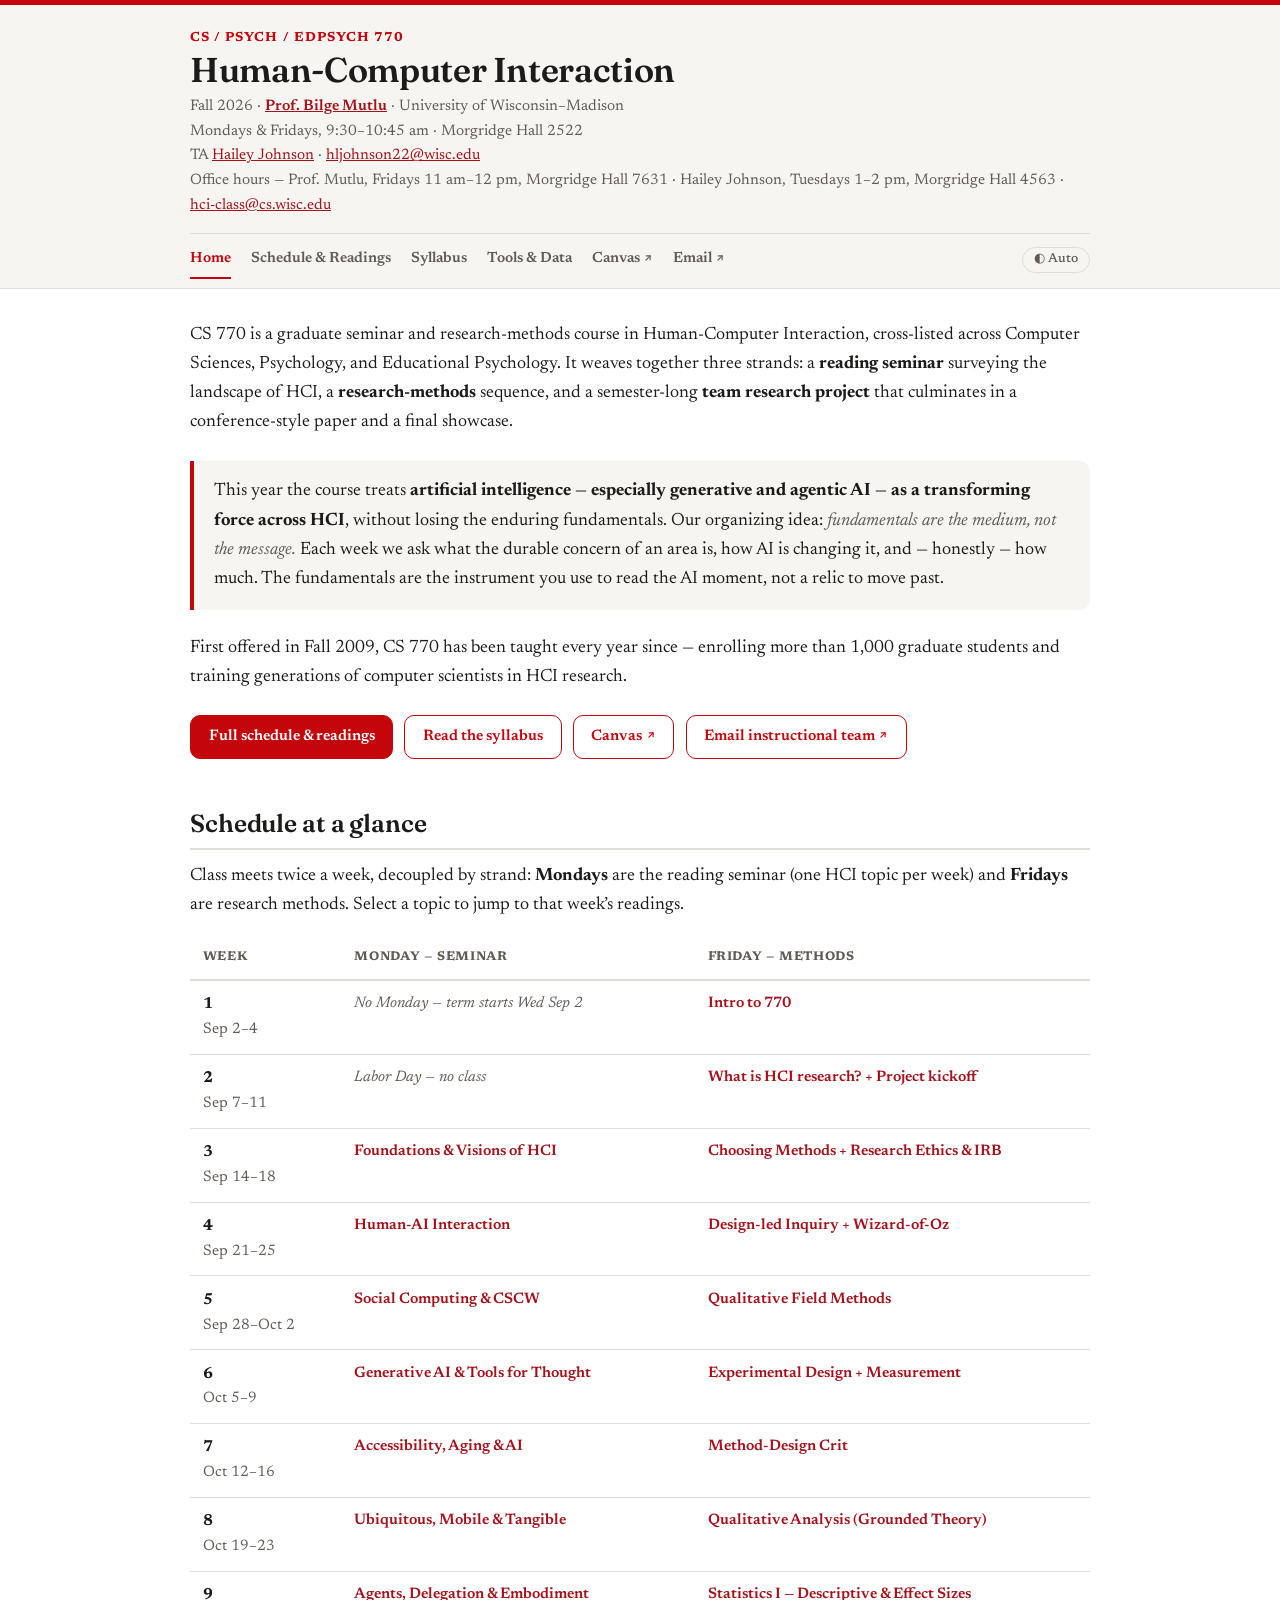
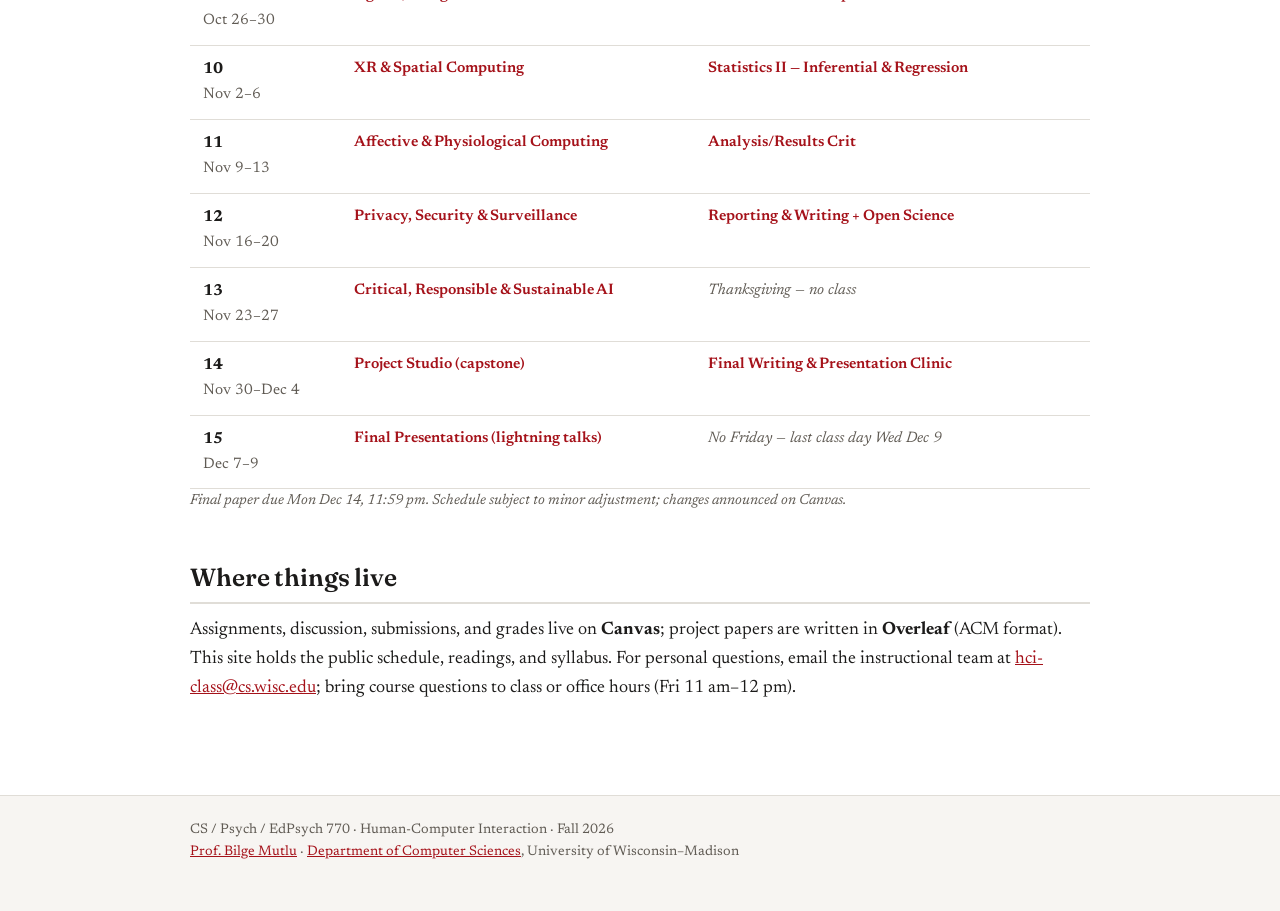
<file: index.html>
<!DOCTYPE html>
<html lang="en">
<head>
  <meta charset="utf-8">
  <meta name="viewport" content="width=device-width, initial-scale=1">
  <title>CS/Psych/EdPsych 770 — Human-Computer Interaction · Fall 2026</title>
  <meta name="description" content="Graduate seminar and research-methods course in Human-Computer Interaction at UW-Madison, Fall 2026. Prof. Bilge Mutlu.">
  <script>
    (function () {
      try {
        var t = localStorage.getItem('cs770-theme');
        if (t === 'light' || t === 'dark') document.documentElement.setAttribute('data-theme', t);
      } catch (e) {}
    })();
  </script>
  <link rel="preconnect" href="https://fonts.googleapis.com">
  <link rel="preconnect" href="https://fonts.gstatic.com" crossorigin>
  <link href="https://fonts.googleapis.com/css2?family=Fraunces:opsz,wght@9..144,400..700&family=Newsreader:ital,opsz,wght@0,6..72,400..600;1,6..72,400..500&display=swap" rel="stylesheet">
  <link rel="stylesheet" href="style.css">
  <script src="theme.js" defer></script>
</head>
<body>
  <header class="site-header">
    <div class="wrap">
      <p class="course-num">CS / Psych / EdPsych 770</p>
      <h1>Human-Computer Interaction</h1>
      <p class="meta">
        Fall 2026 &middot; <strong><a href="https://bmutlu.github.io">Prof. Bilge Mutlu</a></strong> &middot;
        University of Wisconsin&ndash;Madison<br>
        Mondays &amp; Fridays, 9:30&ndash;10:45&nbsp;am &middot;
        Morgridge Hall 2522<br>
        TA <a href="https://haileyljohnson.github.io">Hailey Johnson</a> &middot;
        <a href="mailto:hljohnson22@wisc.edu">hljohnson22@wisc.edu</a><br>
        Office hours &mdash; Prof. Mutlu, Fridays 11&nbsp;am&ndash;12&nbsp;pm, Morgridge Hall 7631 &middot;
        Hailey Johnson, Tuesdays 1&ndash;2&nbsp;pm, Morgridge Hall 4563 &middot;
        <a href="mailto:hci-class@cs.wisc.edu">hci-class@cs.wisc.edu</a>
      </p>
      <nav class="site-nav" aria-label="Primary">
        <a href="index.html" aria-current="page">Home</a>
        <a href="schedule.html">Schedule &amp; Readings</a>
        <a href="syllabus.html">Syllabus</a>
        <a href="tools.html">Tools &amp; Data</a>
        <a class="external" href="https://canvas.wisc.edu/courses/527593" target="_blank" rel="noopener">Canvas</a>
        <a class="external" href="mailto:hci-class@cs.wisc.edu">Email</a>
        <button class="theme-toggle" onclick="__cs770cycle()">◐ Auto</button>
      </nav>
    </div>
  </header>

  <main>
    <section id="about">
      <p class="lede">
        CS&nbsp;770 is a graduate seminar and research-methods course in Human-Computer
        Interaction, cross-listed across Computer Sciences, Psychology, and Educational
        Psychology. It weaves together three strands: a <strong>reading seminar</strong>
        surveying the landscape of HCI, a <strong>research-methods</strong> sequence, and a
        semester-long <strong>team research project</strong> that culminates in a
        conference-style paper and a final showcase.
      </p>

      <div class="theme-callout">
        <p>
          This year the course treats <strong>artificial intelligence &mdash; especially
          generative and agentic AI &mdash; as a transforming force across HCI</strong>,
          without losing the enduring fundamentals. Our organizing idea:
          <em>fundamentals are the medium, not the message.</em> Each week we ask what the
          durable concern of an area is, how AI is changing it, and &mdash; honestly &mdash;
          how much. The fundamentals are the instrument you use to read the AI moment, not a
          relic to move past.
        </p>
      </div>

      <p>
        First offered in Fall 2009, CS&nbsp;770 has been taught every year since &mdash;
        enrolling more than 1,000 graduate students and training generations of computer
        scientists in HCI research.
      </p>

      <div class="btn-row">
        <a class="btn" href="schedule.html">Full schedule &amp; readings</a>
        <a class="btn secondary" href="syllabus.html">Read the syllabus</a>
        <a class="btn secondary external" href="https://canvas.wisc.edu/courses/527593" target="_blank" rel="noopener">Canvas</a>
        <a class="btn secondary external" href="mailto:hci-class@cs.wisc.edu">Email instructional team</a>
      </div>
    </section>

    <section id="schedule-overview">
      <h2>Schedule at a glance</h2>
      <p>
        Class meets twice a week, decoupled by strand: <strong>Mondays</strong> are the reading
        seminar (one HCI topic per week) and <strong>Fridays</strong> are research methods.
        Select a topic to jump to that week&rsquo;s readings.
      </p>
      <div class="table-scroll">
        <table class="schedule">
          <thead>
            <tr>
              <th>Week</th>
              <th>Monday &mdash; Seminar</th>
              <th>Friday &mdash; Methods</th>
            </tr>
          </thead>
          <tbody>
            <tr>
              <td class="wk"><strong>1</strong> Sep 2&ndash;4</td>
              <td class="off">No Monday &mdash; term starts Wed Sep 2</td>
              <td><a href="schedule.html#wk1">Intro to 770</a></td>
            </tr>
            <tr>
              <td class="wk"><strong>2</strong> Sep 7&ndash;11</td>
              <td class="off">Labor Day &mdash; no class</td>
              <td><a href="schedule.html#wk2">What is HCI research? + Project kickoff</a></td>
            </tr>
            <tr>
              <td class="wk"><strong>3</strong> Sep 14&ndash;18</td>
              <td><a href="schedule.html#wk3">Foundations &amp; Visions of HCI</a></td>
              <td><a href="schedule.html#wk3">Choosing Methods + Research Ethics &amp; IRB</a></td>
            </tr>
            <tr>
              <td class="wk"><strong>4</strong> Sep 21&ndash;25</td>
              <td><a href="schedule.html#wk4">Human-AI Interaction</a></td>
              <td><a href="schedule.html#wk4">Design-led Inquiry + Wizard-of-Oz</a></td>
            </tr>
            <tr>
              <td class="wk"><strong>5</strong> Sep 28&ndash;Oct 2</td>
              <td><a href="schedule.html#wk5">Social Computing &amp; CSCW</a></td>
              <td><a href="schedule.html#wk5">Qualitative Field Methods</a></td>
            </tr>
            <tr>
              <td class="wk"><strong>6</strong> Oct 5&ndash;9</td>
              <td><a href="schedule.html#wk6">Generative AI &amp; Tools for Thought</a></td>
              <td><a href="schedule.html#wk6">Experimental Design + Measurement</a></td>
            </tr>
            <tr>
              <td class="wk"><strong>7</strong> Oct 12&ndash;16</td>
              <td><a href="schedule.html#wk7">Accessibility, Aging &amp; AI</a></td>
              <td><a href="schedule.html#wk7">Method-Design Crit</a></td>
            </tr>
            <tr>
              <td class="wk"><strong>8</strong> Oct 19&ndash;23</td>
              <td><a href="schedule.html#wk8">Ubiquitous, Mobile &amp; Tangible</a></td>
              <td><a href="schedule.html#wk8">Qualitative Analysis (Grounded Theory)</a></td>
            </tr>
            <tr>
              <td class="wk"><strong>9</strong> Oct 26&ndash;30</td>
              <td><a href="schedule.html#wk9">Agents, Delegation &amp; Embodiment</a></td>
              <td><a href="schedule.html#wk9">Statistics I &mdash; Descriptive &amp; Effect Sizes</a></td>
            </tr>
            <tr>
              <td class="wk"><strong>10</strong> Nov 2&ndash;6</td>
              <td><a href="schedule.html#wk10">XR &amp; Spatial Computing</a></td>
              <td><a href="schedule.html#wk10">Statistics II &mdash; Inferential &amp; Regression</a></td>
            </tr>
            <tr>
              <td class="wk"><strong>11</strong> Nov 9&ndash;13</td>
              <td><a href="schedule.html#wk11">Affective &amp; Physiological Computing</a></td>
              <td><a href="schedule.html#wk11">Analysis/Results Crit</a></td>
            </tr>
            <tr>
              <td class="wk"><strong>12</strong> Nov 16&ndash;20</td>
              <td><a href="schedule.html#wk12">Privacy, Security &amp; Surveillance</a></td>
              <td><a href="schedule.html#wk12">Reporting &amp; Writing + Open Science</a></td>
            </tr>
            <tr>
              <td class="wk"><strong>13</strong> Nov 23&ndash;27</td>
              <td><a href="schedule.html#wk13">Critical, Responsible &amp; Sustainable AI</a></td>
              <td class="off">Thanksgiving &mdash; no class</td>
            </tr>
            <tr>
              <td class="wk"><strong>14</strong> Nov 30&ndash;Dec 4</td>
              <td><a href="schedule.html#wk14">Project Studio (capstone)</a></td>
              <td><a href="schedule.html#wk14">Final Writing &amp; Presentation Clinic</a></td>
            </tr>
            <tr>
              <td class="wk"><strong>15</strong> Dec 7&ndash;9</td>
              <td><a href="schedule.html#wk15">Final Presentations (lightning talks)</a></td>
              <td class="off">No Friday &mdash; last class day Wed Dec 9</td>
            </tr>
          </tbody>
        </table>
      </div>
      <p style="font-size:0.9rem;color:var(--muted);">
        <em>Final paper due Mon Dec 14, 11:59&nbsp;pm. Schedule subject to minor adjustment;
        changes announced on Canvas.</em>
      </p>
    </section>

    <section id="where">
      <h2>Where things live</h2>
      <p>
        Assignments, discussion, submissions, and grades live on <strong>Canvas</strong>;
        project papers are written in <strong>Overleaf</strong> (ACM format). This site holds
        the public schedule, readings, and syllabus. For personal questions, email the
        instructional team at <a href="mailto:hci-class@cs.wisc.edu">hci-class@cs.wisc.edu</a>;
        bring course questions to class or office hours (Fri 11&nbsp;am&ndash;12&nbsp;pm).
      </p>
    </section>
  </main>

  <footer class="site-footer">
    <div class="wrap">
      <p>
        CS / Psych / EdPsych 770 &middot; Human-Computer Interaction &middot; Fall 2026<br>
        <a href="https://bmutlu.github.io">Prof. Bilge Mutlu</a> &middot;
        <a href="https://www.cs.wisc.edu/">Department of Computer Sciences</a>,
        University of Wisconsin&ndash;Madison
      </p>
    </div>
  </footer>
</body>
</html>
</file>
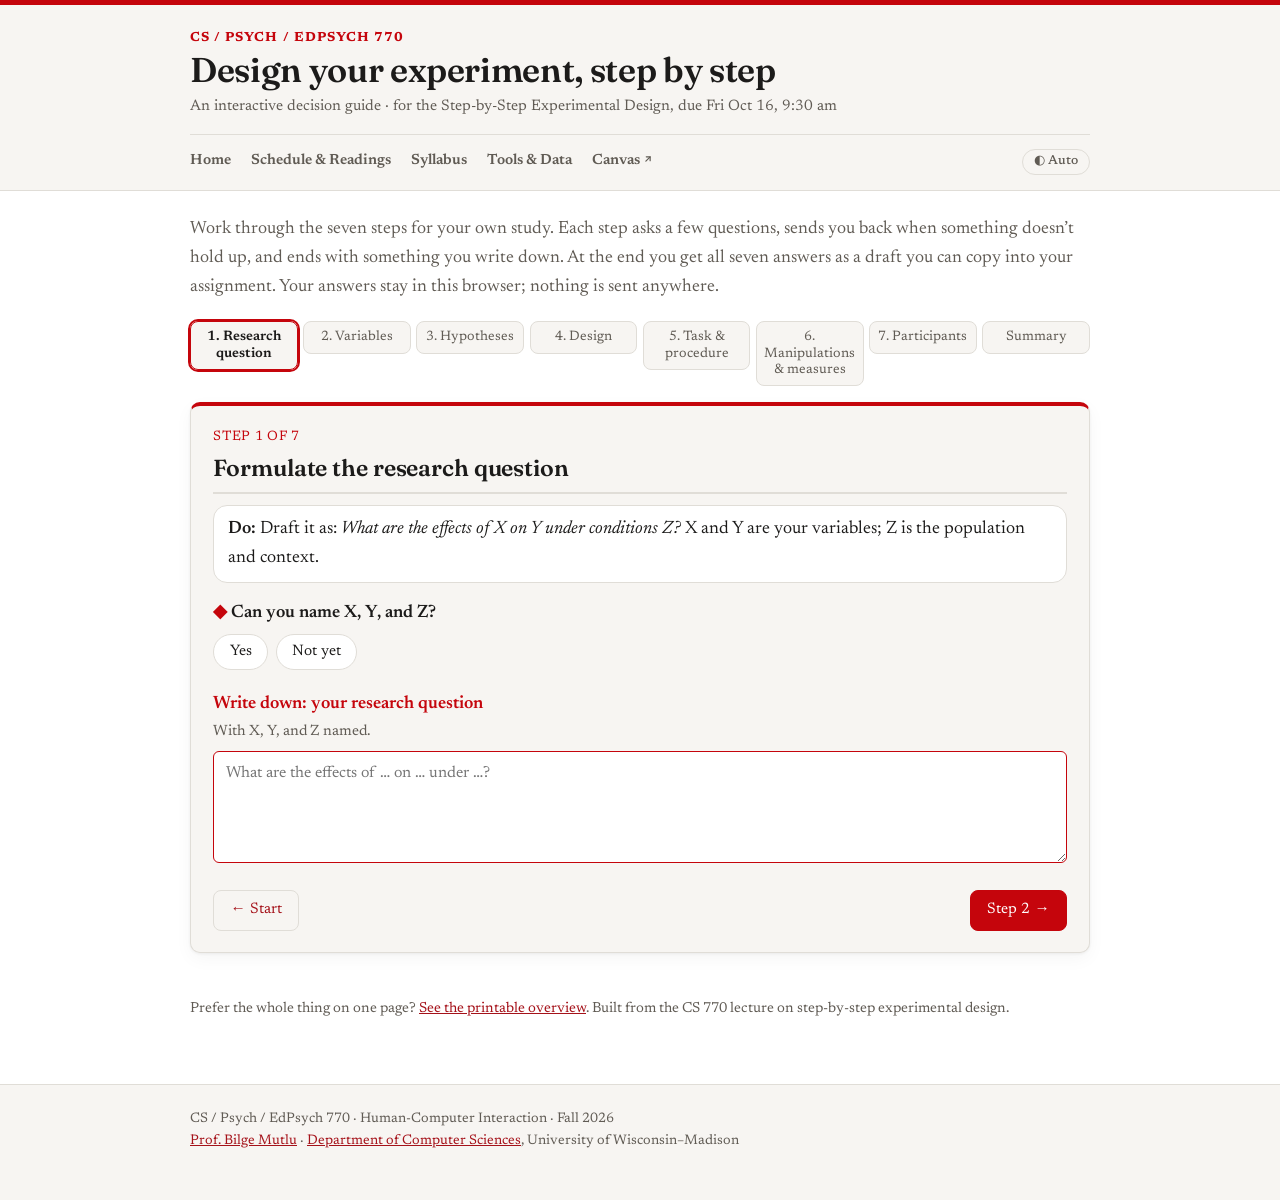
<file: design-decision.html>
<!DOCTYPE html>
<html lang="en">
<head>
  <meta charset="utf-8">
  <meta name="viewport" content="width=device-width, initial-scale=1">
  <title>Design your experiment, step by step — CS 770 · Fall 2026</title>
  <meta name="description" content="An interactive decision guide for CS 770: the seven steps of experimental design, one decision at a time.">
  <script>
    (function () {
      try {
        var t = localStorage.getItem('cs770-theme');
        if (t === 'light' || t === 'dark') document.documentElement.setAttribute('data-theme', t);
      } catch (e) {}
    })();
  </script>
  <link rel="preconnect" href="https://fonts.googleapis.com">
  <link rel="preconnect" href="https://fonts.gstatic.com" crossorigin>
  <link href="https://fonts.googleapis.com/css2?family=Fraunces:opsz,wght@9..144,400..700&family=Newsreader:ital,opsz,wght@0,6..72,400..600;1,6..72,400..500&display=swap" rel="stylesheet">
  <link rel="stylesheet" href="style.css">
  <script src="theme.js" defer></script>
  <style>
    .dg { max-width: var(--maxw); margin: 0 auto; padding: 1.5rem 1.25rem 3rem; }
    .dg .lede { color: var(--muted); }
    .steps { list-style: none; padding: 0; margin: 1.2rem 0 0; display: grid; grid-template-columns: repeat(7, 1fr); gap: .35rem; }
    .steps li button { width: 100%; font: inherit; font-size: .85rem; line-height: 1.2; padding: .45rem .3rem; border-radius: 8px; border: 1px solid var(--border); background: var(--surface); color: var(--muted); cursor: pointer; }
    .steps li button[aria-current="step"] { border-color: var(--cardinal); color: var(--text); font-weight: 600; outline: 2px solid var(--cardinal); outline-offset: 0; }
    .steps li button.done { color: var(--text); }
    .steps li button.done::before { content: "✓ "; color: var(--cardinal); }
    .card { background: var(--surface); border: 1px solid var(--border); border-top: 4px solid var(--accent-bar); border-radius: var(--radius); box-shadow: var(--shadow); padding: 1.2rem 1.4rem 1.3rem; margin-top: 1rem; }
    .card .num { color: var(--cardinal); text-transform: uppercase; letter-spacing: .05em; font-size: .85rem; }
    .card h2 { font-family: var(--display); font-size: 1.45rem; margin: .1rem 0 .7rem; }
    .do { background: var(--bg); border: 1px solid var(--border); border-radius: 14px; padding: .55rem .85rem; margin: .5rem 0; }
    .do::before { content: "Do: "; font-weight: 600; }
    .qa { margin: 1rem 0 .4rem; }
    .qa .q { font-weight: 600; }
    .qa .q::before { content: "◆ "; color: var(--cardinal); }
    .qa .help { color: var(--muted); font-size: .93rem; margin: .1rem 0 .4rem; }
    .opts { display: flex; flex-wrap: wrap; gap: .5rem; margin-top: .4rem; }
    .opts button { font: inherit; font-size: .95rem; color: var(--text); background: var(--bg); border: 1px solid var(--border); border-radius: 999px; padding: .3rem .95rem; cursor: pointer; }
    .opts button:hover, .opts button:focus-visible { border-color: var(--cardinal); outline: 2px solid var(--cardinal); outline-offset: 1px; }
    .opts button[aria-pressed="true"] { background: var(--cardinal); border-color: var(--cardinal); color: #fff; }
    .say { margin: .5rem 0 0; padding: .5rem .8rem; border-left: 3px solid var(--border); color: var(--text); }
    .say.back { border-left-color: var(--cardinal); }
    .say.back::before { content: "↺ Go back and revise: "; color: var(--cardinal); font-weight: 600; }
    .say.ok::before { content: "→ "; color: var(--cardinal); }
    .write { margin-top: 1.2rem; }
    .write label { display: block; font-weight: 600; color: var(--cardinal); }
    .write .help { color: var(--muted); font-size: .93rem; margin: .1rem 0 .4rem; }
    .write textarea { width: 100%; min-height: 7rem; font: inherit; font-size: 1rem; color: var(--text); background: var(--bg); border: 1.5px solid var(--cardinal); border-radius: 6px; padding: .6rem .7rem; resize: vertical; }
    .nav { display: flex; justify-content: space-between; gap: .6rem; margin-top: 1rem; flex-wrap: wrap; }
    .nav button, .tools button, .tools a { font: inherit; font-size: .95rem; background: transparent; color: var(--link); border: 1px solid var(--border); border-radius: 8px; padding: .45rem 1rem; cursor: pointer; text-decoration: none; }
    .nav button.primary { background: var(--cardinal); color: #fff; border-color: var(--cardinal); }
    .summary h3 { font-family: var(--display); font-size: 1.1rem; margin: 1rem 0 .2rem; }
    .summary pre { white-space: pre-wrap; font: inherit; background: var(--bg); border: 1px solid var(--border); border-radius: 6px; padding: .6rem .8rem; margin: 0; min-height: 2.4rem; }
    .summary .empty { color: var(--muted); font-style: italic; }
    .tools { display: flex; gap: .6rem; flex-wrap: wrap; margin-top: 1.2rem; }
    .fine { color: var(--muted); font-size: .9rem; margin-top: 1.6rem; }
    @media (max-width: 720px) { .steps { grid-template-columns: repeat(4, 1fr); } }
  </style>
</head>
<body>
  <header class="site-header">
    <div class="wrap">
      <p class="course-num">CS / Psych / EdPsych 770</p>
      <h1>Design your experiment, step by step</h1>
      <p class="meta">An interactive decision guide &middot; for the Step-by-Step Experimental Design, due Fri Oct 16, 9:30&nbsp;am</p>
      <nav class="site-nav" aria-label="Primary">
        <a href="index.html">Home</a>
        <a href="schedule.html">Schedule &amp; Readings</a>
        <a href="syllabus.html">Syllabus</a>
        <a href="tools.html">Tools &amp; Data</a>
        <a class="external" href="https://canvas.wisc.edu/courses/527593" target="_blank" rel="noopener">Canvas</a>
        <button class="theme-toggle" onclick="__cs770cycle()">◐ Auto</button>
      </nav>
    </div>
  </header>

  <main class="dg">
    <p class="lede">Work through the seven steps for your own study. Each step asks a few questions, sends you back when something doesn&rsquo;t hold up, and ends with something you write down. At the end you get all seven answers as a draft you can copy into your assignment. Your answers stay in this browser; nothing is sent anywhere.</p>

    <ol class="steps" id="steps" aria-label="Steps"></ol>
    <div id="stage" aria-live="polite"></div>

    <p class="fine">Prefer the whole thing on one page? <a href="design-guide-overview.html">See the printable overview</a>. Built from the CS 770 lecture on step-by-step experimental design.</p>
  </main>

  <footer class="site-footer">
    <div class="wrap">
      <p>
        CS / Psych / EdPsych 770 &middot; Human-Computer Interaction &middot; Fall 2026<br>
        <a href="https://bmutlu.github.io">Prof. Bilge Mutlu</a> &middot;
        <a href="https://www.cs.wisc.edu/">Department of Computer Sciences</a>,
        University of Wisconsin&ndash;Madison
      </p>
    </div>
  </footer>

  <script>
  (function () {
    // Each step: do-items, a chain of questions (options may lead to another question,
    // give guidance, or send the student back), and a write-down box.
    var STEPS = [
      {
        title: "Formulate the research question",
        short: "Research question",
        do: ["Draft it as: <i>What are the effects of X on Y under conditions Z?</i> X and Y are your variables; Z is the population and context."],
        start: "xyz",
        qs: {
          xyz: { q: "Can you name X, Y, and Z?", opts: [
            { t: "Yes", say: "Good. Now check it against FINER.", next: "finer" },
            { t: "Not yet", back: "If you can't name the variables yet, theory may be nascent. Consider an exploratory or qualitative study first (Week 3, methodological fit), or narrow the question until X, Y, and Z are clear." }
          ]},
          finer: { q: "Does it pass FINER?", help: "Feasible (people, skills, time, money) · Interesting · Novel (confirms, refutes, or extends) · Ethical (an IRB would approve it) · Relevant", opts: [
            { t: "Yes, all five", say: "Write it down below." },
            { t: "Not all", back: "Narrow or reframe the question until it passes every letter." }
          ]}
        },
        write: { label: "Write down: your research question", help: "With X, Y, and Z named.", ph: "What are the effects of … on … under …?" }
      },
      {
        title: "Identify variables",
        short: "Variables",
        do: ["List the independent variables (IVs, also called factors) with their levels, and the dependent variables (DVs)."],
        start: "assign",
        qs: {
          assign: { q: "For each IV: can you assign people to its levels?", opts: [
            { t: "Yes, for all of them", say: "They are manipulated factors.", next: "count" },
            { t: "Not for some", say: "Those are measured factors (e.g., expertise, age). That part of the study is quasi-experimental: you can't claim it caused anything. Treat them as covariates.", next: "count" }
          ]},
          count: { q: "How many factors?", opts: [
            { t: "One", say: "A single-factor design.", next: "random" },
            { t: "Two or more", say: "A factorial design, which is recommended: you test all combinations, and see interactions. 2×2 (2^k) designs are the most efficient.", next: "random" }
          ]},
          random: { q: "Have you named the random factors?", help: "What varies randomly and lets you generalize: e.g., participants, stimuli, tasks.", opts: [
            { t: "Yes", say: "Write the factor × level table below." },
            { t: "Not yet", back: "Name them now; they shape the design and the analysis." }
          ]}
        },
        write: { label: "Write down: factors × levels, DVs, random factors", help: "e.g., Assistance (none / sentence / paragraph) × Expertise (novice / expert, measured); DV: essay quality; random: participants, prompts.", ph: "" }
      },
      {
        title: "Generate hypotheses",
        short: "Hypotheses",
        do: ["Write one hypothesis per predicted effect, main or interaction: <i>Y will be higher (or lower) at level 1 of X than at level 2, under Z.</i>"],
        start: "just",
        qs: {
          just: { q: "Is each hypothesis justified?", help: "From exploratory results, related theory, or reasoned face validity.", opts: [
            { t: "Yes", next: "test" },
            { t: "Not all", back: "Drop the unjustified ones, or run a pilot first. \"It would be interesting\" is not a justification." }
          ]},
          test: { q: "Is each one testable and falsifiable?", help: "Could your data prove it wrong?", opts: [
            { t: "Yes", say: "Write them down with their justifications." },
            { t: "Not sure", back: "Make it precise: name the levels you compare and the direction you expect." }
          ]}
        },
        write: { label: "Write down: H1, H2, … each with its justification", help: "", ph: "H1: …\nBecause: …" }
      },
      {
        title: "Determine the experimental design",
        short: "Design",
        do: ["Decide factor by factor whether it is within-participants (everyone sees every level) or between-participants (each person sees one level)."],
        start: "transfer",
        qs: {
          transfer: { q: "Do you expect severe transfer effects or demand characteristics?", help: "Transfer: earlier conditions change performance in later ones (learning, fatigue). Demand characteristics: participants guessing the purpose.", opts: [
            { t: "Yes", say: "Use a between-participants design for that factor.", next: "mixed" },
            { t: "No, moderate at most", next: "feasible" }
          ]},
          feasible: { q: "Would a between design need too many conditions or participants?", opts: [
            { t: "Yes", say: "Use a within-participants design: more statistical power, fewer people.", next: "order" },
            { t: "No, it's feasible", next: "variance" }
          ]},
          variance: { q: "Do you expect high variance between people (e.g., performance measures)?", opts: [
            { t: "Yes", say: "Use a within-participants design: each person is their own control.", next: "order" },
            { t: "No", say: "A between-participants design works and is easier to administer.", next: "mixed" }
          ]},
          order: { q: "Is the transfer asymmetric (condition A helps in B, but not the reverse)?", opts: [
            { t: "No", say: "Counterbalance the order, e.g., with a Latin square.", next: "mixed" },
            { t: "Yes", say: "Counterbalancing can't fix asymmetric transfer: make this factor between-participants.", next: "mixed" }
          ]},
          mixed: { q: "Do your factors land on different sides?", help: "Answer for all your factors together.", opts: [
            { t: "Yes", say: "A mixed-model (split-plot) design: some factors within, some between. Powerful, but harder to administer and analyze." },
            { t: "No", say: "All within or all between. Write it down." }
          ]}
        },
        write: { label: "Write down: within / between / mixed, factor by factor", help: "And how you counterbalance any within factor.", ph: "" }
      },
      {
        title: "Develop the task and procedure",
        short: "Task & procedure",
        do: ["Design a task that represents the real-world context Z: relevant, easy to control and interpret, and motivating."],
        start: "load",
        qs: {
          load: { q: "Does the effect need extra cognitive or perceptual load to show?", opts: [
            { t: "Yes", say: "Add a distractor task.", next: "demand" },
            { t: "No", next: "demand" }
          ]},
          demand: { q: "Would knowing the purpose change what participants do?", opts: [
            { t: "Yes", say: "Use a cover story (a deceptive task). It needs IRB approval and a debrief at the end.", next: "replicate" },
            { t: "No", next: "replicate" }
          ]},
          replicate: { q: "Write the procedure: could another lab replicate your study from it?", help: "Instructions, the participant's role, what the experimenter does, equipment, and a timeline from consent to measures to compensation.", opts: [
            { t: "Yes", say: "Write the task and procedure down." },
            { t: "Not yet", back: "Add detail until someone else could run it without asking you." }
          ]}
        },
        write: { label: "Write down: the task, and the procedure step by step", help: "", ph: "1. Consent\n2. …" }
      },
      {
        title: "Determine manipulations and measurements",
        short: "Manipulations & measures",
        do: ["For each manipulated factor, define the treatment levels and a control level.", "Measure everything you don't manipulate: performance, behavior, self-report, physiological signals, demographics."],
        start: "control",
        qs: {
          control: { q: "What should the control level give you?", opts: [
            { t: "A floor", say: "A baseline (lower bound), e.g., no AI.", next: "measure" },
            { t: "A ceiling", say: "A gold standard (upper bound), e.g., an expert human.", next: "measure" }
          ]},
          measure: { q: "Does each measure fit the construct it stands for, and measure it reliably?", opts: [
            { t: "Yes", say: "Write down the conditions and the measures." },
            { t: "Not sure", back: "Choose a measure that matches the construct; prefer validated scales. The Oct 16 crit will push on this." }
          ]}
        },
        write: { label: "Write down: conditions table, and a measure for every DV and covariate", help: "", ph: "" }
      },
      {
        title: "Identify participants",
        short: "Participants",
        do: ["Define the population from Z, and plan how you will recruit."],
        start: "rep",
        qs: {
          rep: { q: "Is your sample representative of the target population?", opts: [
            { t: "Yes", next: "power" },
            { t: "Not really", back: "Revise recruitment, or narrow Z in your research question (Step 1) to match who you can reach." }
          ]},
          power: { q: "Is it large enough for statistical power?", help: "Run a power analysis. Between-participants designs need more people.", opts: [
            { t: "Yes", next: "bal" },
            { t: "No", back: "Make a factor within-participants (Step 4), or cut a factor or level (Step 2)." }
          ]},
          bal: { q: "Is it balanced on your measured factors?", opts: [
            { t: "Yes", say: "Write down your sampling plan and target N." },
            { t: "No", back: "Recruit to balance them, e.g., similar numbers of novices and experts." }
          ]}
        },
        write: { label: "Write down: sampling plan and target N", help: "", ph: "" }
      }
    ];

    var KEY = "cs770-design-guide-v1";
    var state = { step: 0, picks: {}, text: {} };
    try { var saved = JSON.parse(localStorage.getItem(KEY)); if (saved) state = saved; } catch (e) {}
    function save() { try { localStorage.setItem(KEY, JSON.stringify(state)); } catch (e) {} }

    var stage = document.getElementById("stage"), stepsEl = document.getElementById("steps");
    function el(tag, attrs, html) { var e = document.createElement(tag); if (attrs) for (var k in attrs) e.setAttribute(k, attrs[k]); if (html !== undefined) e.innerHTML = html; return e; }
    function esc(s) { return s.replace(/[&<>]/g, function (c) { return { "&": "&amp;", "<": "&lt;", ">": "&gt;" }[c]; }); }

    function renderSteps() {
      stepsEl.innerHTML = "";
      STEPS.forEach(function (s, i) {
        var b = el("button", { type: "button" }, (i + 1) + ". " + s.short);
        if (i === state.step) b.setAttribute("aria-current", "step");
        if ((state.text[i] || "").trim()) b.className = "done";
        b.addEventListener("click", function () { state.step = i; save(); render(); });
        var li = el("li"); li.appendChild(b); stepsEl.appendChild(li);
      });
      var sb = el("button", { type: "button" }, "Summary");
      if (state.step === 7) sb.setAttribute("aria-current", "step");
      sb.addEventListener("click", function () { state.step = 7; save(); render(); });
      var li = el("li"); li.appendChild(sb); stepsEl.appendChild(li);
      stepsEl.style.gridTemplateColumns = "repeat(8, 1fr)";
    }

    function renderStep(i) {
      var s = STEPS[i], picks = state.picks[i] || {};
      var card = el("section", { "class": "card" });
      card.appendChild(el("div", { "class": "num" }, "Step " + (i + 1) + " of 7"));
      card.appendChild(el("h2", null, s.title));
      s.do.forEach(function (d) { card.appendChild(el("div", { "class": "do" }, d)); });

      var qid = s.start;
      while (qid) {
        var qd = s.qs[qid], box = el("div", { "class": "qa" });
        box.appendChild(el("div", { "class": "q" }, qd.q));
        if (qd.help) box.appendChild(el("div", { "class": "help" }, qd.help));
        var opts = el("div", { "class": "opts", role: "group", "aria-label": qd.q });
        var chosen = picks[qid];
        qd.opts.forEach(function (o, k) {
          var b = el("button", { type: "button", "aria-pressed": String(chosen === k) }, o.t);
          (function (qid, k) {
            b.addEventListener("click", function () {
              state.picks[i] = state.picks[i] || {};
              // reset the answers that come after this one on the current path
              var p = state.picks[i], cut = false;
              pathOf(s, p).forEach(function (id) { if (cut) delete p[id]; if (id === qid) cut = true; });
              p[qid] = k; save(); render();
            });
          })(qid, k);
          opts.appendChild(b);
        });
        box.appendChild(opts);
        if (chosen !== undefined) {
          var o = qd.opts[chosen];
          if (o.back) box.appendChild(el("p", { "class": "say back" }, o.back));
          else if (o.say) box.appendChild(el("p", { "class": "say ok" }, o.say));
          card.appendChild(box);
          qid = o.back ? null : (o.next || null);
        } else { card.appendChild(box); qid = null; }
      }

      var w = el("div", { "class": "write" });
      var id = "w" + i;
      w.appendChild(el("label", { "for": id }, s.write.label));
      if (s.write.help) w.appendChild(el("div", { "class": "help" }, s.write.help));
      var ta = el("textarea", { id: id, placeholder: s.write.ph || "" });
      ta.value = state.text[i] || "";
      ta.addEventListener("input", function () { state.text[i] = ta.value; save(); renderSteps(); });
      w.appendChild(ta);
      card.appendChild(w);

      var nav = el("div", { "class": "nav" });
      var prev = el("button", { type: "button" }, "← " + (i ? "Step " + i : "Start"));
      prev.disabled = i === 0;
      prev.addEventListener("click", function () { state.step = i - 1; save(); render(); });
      var next = el("button", { type: "button", "class": "primary" }, i < 6 ? "Step " + (i + 2) + " →" : "See your design →");
      next.addEventListener("click", function () { state.step = i + 1; save(); render(); window.scrollTo(0, 0); });
      nav.appendChild(prev); nav.appendChild(next);
      card.appendChild(nav);
      stage.appendChild(card);
    }

    function pathOf(s, p) { // question ids along the path the current answers take
      var out = [], id = s.start;
      while (id && out.indexOf(id) < 0) {
        out.push(id);
        var k = p[id]; if (k === undefined) break;
        var o = s.qs[id].opts[k]; id = o.back ? null : (o.next || null);
      }
      return out;
    }

    function text() {
      return STEPS.map(function (s, i) { return "Step " + (i + 1) + ": " + s.title + "\n" + ((state.text[i] || "").trim() || "(not written yet)"); }).join("\n\n");
    }

    function renderSummary() {
      var card = el("section", { "class": "card summary" });
      card.appendChild(el("div", { "class": "num" }, "Your design"));
      card.appendChild(el("h2", null, "Seven steps, written down"));
      STEPS.forEach(function (s, i) {
        card.appendChild(el("h3", null, (i + 1) + ". " + s.title));
        var t = (state.text[i] || "").trim();
        card.appendChild(el("pre", t ? null : { "class": "empty" }, t ? esc(t) : "Not written yet."));
      });
      var tools = el("div", { "class": "tools" });
      var copy = el("button", { type: "button" }, "Copy as text");
      copy.addEventListener("click", function () {
        navigator.clipboard.writeText(text()).then(function () { copy.textContent = "Copied"; setTimeout(function () { copy.textContent = "Copy as text"; }, 1500); });
      });
      var dl = el("a", { href: "#", download: "experimental-design-draft.txt" }, "Download .txt");
      dl.addEventListener("click", function () { dl.href = "data:text/plain;charset=utf-8," + encodeURIComponent(text()); });
      var clear = el("button", { type: "button" }, "Start a new design");
      clear.addEventListener("click", function () { if (confirm("Clear all your answers?")) { state = { step: 0, picks: {}, text: {} }; save(); render(); } });
      tools.appendChild(copy); tools.appendChild(dl); tools.appendChild(clear);
      card.appendChild(tools);
      card.appendChild(el("p", { "class": "fine" }, "Paste this into your Step-by-Step Experimental Design and develop each part. Bring it to the Method-Design Crit on Fri Oct 16."));
      stage.appendChild(card);
    }

    function render() {
      renderSteps(); stage.innerHTML = "";
      if (state.step >= 7) renderSummary(); else renderStep(state.step);
    }
    render();
  })();
  </script>
</body>
</html>
</file>
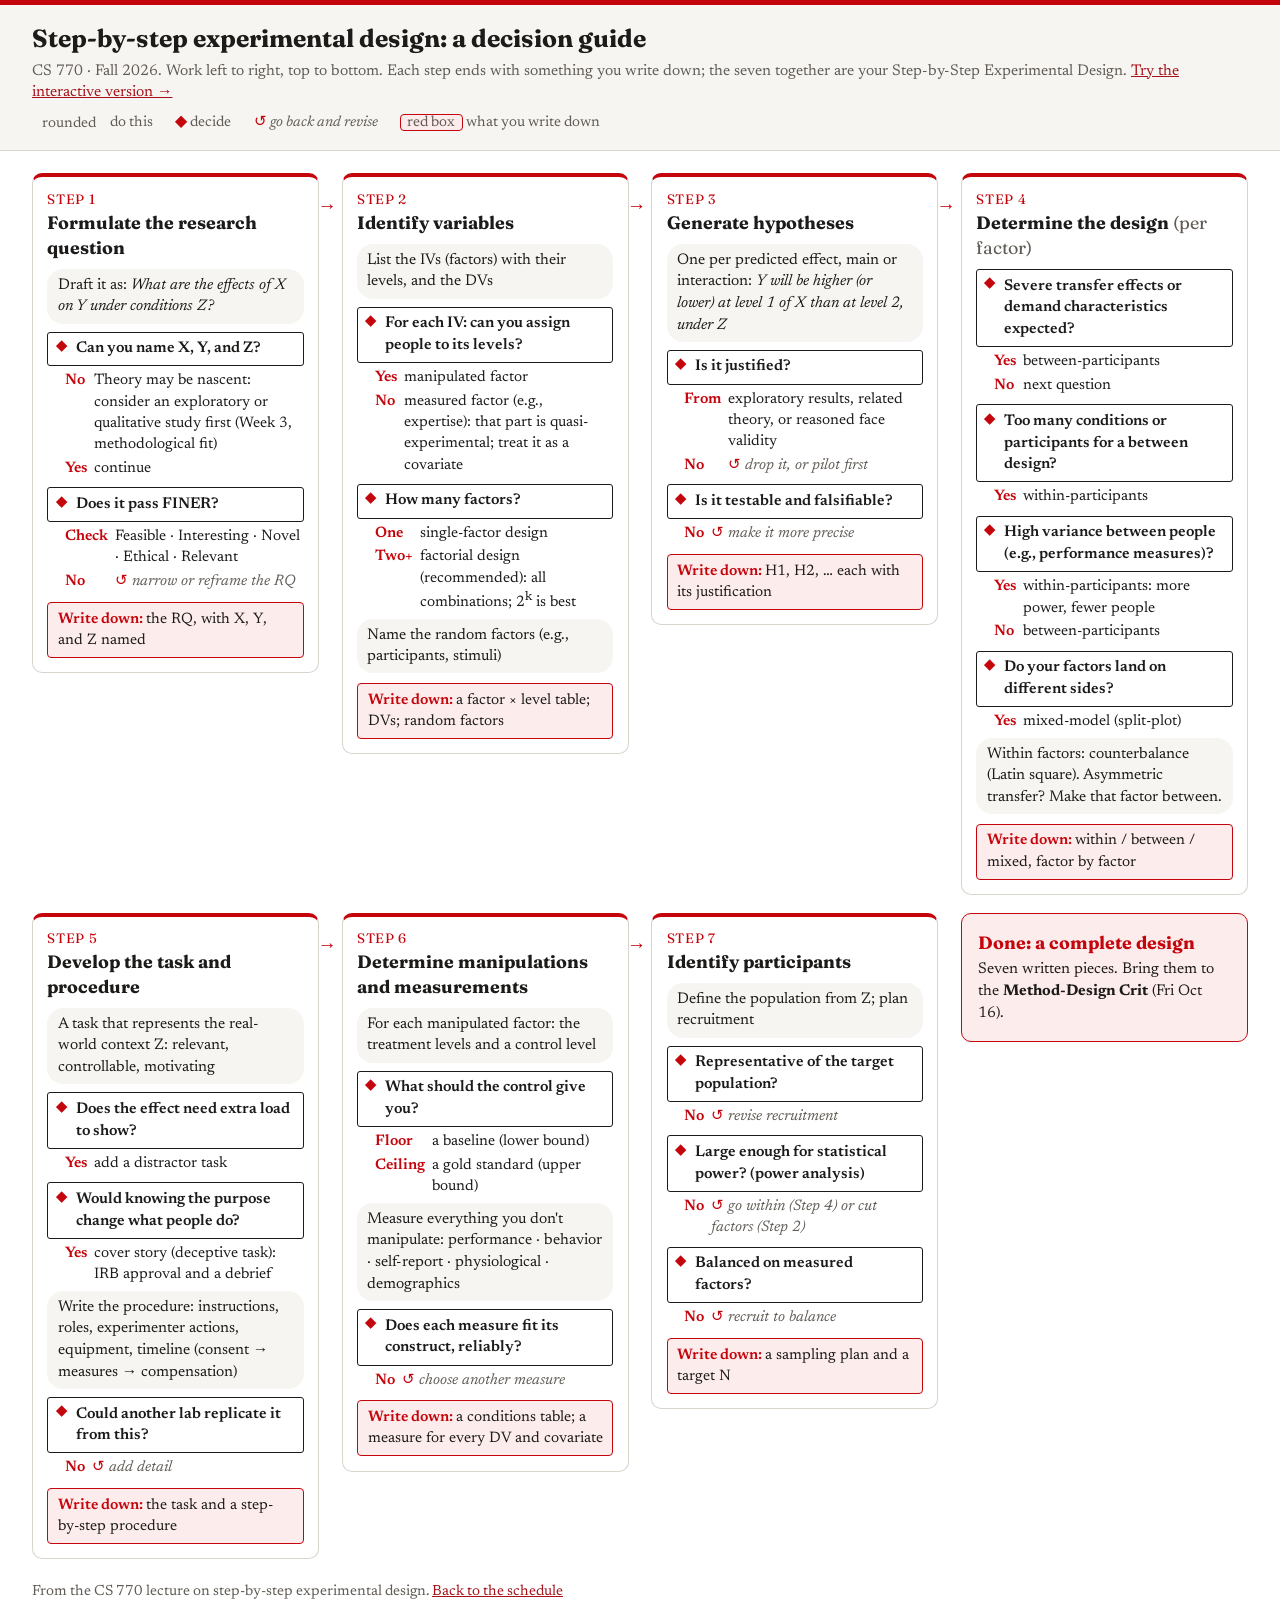
<file: design-guide-overview.html>
<!DOCTYPE html>
<html lang="en">
<head>
<meta charset="utf-8">
<title>Step-by-step experimental design: overview — CS 770 · Fall 2026</title>
<link href="https://fonts.googleapis.com/css2?family=Fraunces:opsz,wght@9..144,500..700&family=Newsreader:ital,opsz,wght@0,6..72,400..600;1,6..72,400&display=swap" rel="stylesheet">
<style>
  :root { --red:#c5050c; --ink:#1c1b1a; --muted:#605b54; --tint:#f7f5f2; --rule:#d9d4cc; --soft:#fdecec; }
  * { box-sizing: border-box; }
  body { font-family:"Newsreader",Georgia,serif; color:var(--ink); background:#fff; margin:0; font-size:15.5px; line-height:1.4; }
  header { border-top:5px solid var(--red); background:var(--tint); border-bottom:1px solid var(--rule); padding:1rem 2rem; }
  header h1 { font-family:"Fraunces",Georgia,serif; margin:0; font-size:1.55rem; }
  header p { margin:.3rem 0 0; color:var(--muted); }
  .key { display:flex; gap:1.4rem; flex-wrap:wrap; margin-top:.6rem; font-size:.92rem; color:var(--muted); }
  .key .q, .key .o, .key .b { display:inline-block; padding:0 .45rem; border-radius:4px; }
  main { padding:1.4rem 2rem 3rem; }
  .flow { display:grid; grid-template-columns:repeat(4, 1fr); gap:1.1rem 1.4rem; align-items:start; }
  .card { position:relative; background:#fff; border:1.5px solid var(--rule); border-top:4px solid var(--red); border-radius:10px; padding:.8rem .9rem .9rem; }
  .card::after { content:"→"; position:absolute; right:-1.15rem; top:1.1rem; color:var(--red); font-size:1.2rem; }
  .card.last::after, .card.endrow::after { content:""; }
  .num { font-family:"Fraunces",Georgia,serif; color:var(--red); font-size:.85rem; letter-spacing:.05em; text-transform:uppercase; }
  .card h2 { font-family:"Fraunces",Georgia,serif; font-size:1.12rem; margin:.05rem 0 .55rem; }
  .do { background:var(--tint); border-radius:16px; padding:.35rem .65rem; margin:.35rem 0; }
  .q { position:relative; background:#fff; border:1.5px solid var(--ink); padding:.35rem .6rem .35rem 1.7rem; margin:.5rem 0 .25rem; border-radius:3px; font-weight:600; }
  .q::before { content:"◆"; position:absolute; left:.45rem; top:.33rem; color:var(--red); font-size:.85rem; }
  .br { display:grid; grid-template-columns:auto 1fr; gap:.15rem .45rem; margin:.1rem 0 .2rem 1.1rem; font-size:.95rem; }
  .br b { color:var(--red); font-weight:600; white-space:nowrap; }
  .back { color:var(--muted); font-style:italic; }
  .back::before { content:"↺ "; color:var(--red); font-style:normal; }
  .o { background:var(--soft); border:1.5px solid var(--red); border-radius:4px; padding:.35rem .6rem; margin-top:.6rem; font-size:.95rem; }
  .o::before { content:"Write down: "; font-weight:600; color:var(--red); }
  .done { grid-column: span 1; background:var(--soft); border:1.5px solid var(--red); border-radius:10px; padding:1rem; display:flex; flex-direction:column; justify-content:center; }
  .done h2 { font-family:"Fraunces",Georgia,serif; margin:0 0 .3rem; font-size:1.12rem; color:var(--red); }
  .note { margin-top:1.4rem; color:var(--muted); font-size:.92rem; max-width:62rem; }
  @media (max-width: 1100px) { .flow { grid-template-columns:repeat(2,1fr); } .card::after { content:""; } }
  @media print { header { background:#fff; } }
</style>
</head>
<body>
<header>
  <h1>Step-by-step experimental design: a decision guide</h1>
  <p>CS 770 · Fall 2026. Work left to right, top to bottom. Each step ends with something you write down; the seven together are your Step-by-Step Experimental Design. <a href="design-decision.html" style="color:#a5121a">Try the interactive version →</a></p>
  <div class="key"><span><span class="do" style="margin:0">rounded</span> do this</span><span><b style="color:var(--red)">◆</b> decide</span><span><span class="back" style="font-style:italic">go back and revise</span></span><span><span style="background:var(--soft);border:1.5px solid var(--red);padding:0 .4rem;border-radius:4px">red box</span> what you write down</span></div>
</header>
<main>
<div class="flow">

  <section class="card">
    <div class="num">Step 1</div>
    <h2>Formulate the research question</h2>
    <div class="do">Draft it as: <i>What are the effects of X on Y under conditions Z?</i></div>
    <div class="q">Can you name X, Y, and Z?</div>
    <div class="br"><b>No</b><span>Theory may be nascent: consider an exploratory or qualitative study first (Week 3, methodological fit)</span><b>Yes</b><span>continue</span></div>
    <div class="q">Does it pass FINER?</div>
    <div class="br"><b>Check</b><span>Feasible · Interesting · Novel · Ethical · Relevant</span><b>No</b><span class="back">narrow or reframe the RQ</span></div>
    <div class="o">the RQ, with X, Y, and Z named</div>
  </section>

  <section class="card">
    <div class="num">Step 2</div>
    <h2>Identify variables</h2>
    <div class="do">List the IVs (factors) with their levels, and the DVs</div>
    <div class="q">For each IV: can you assign people to its levels?</div>
    <div class="br"><b>Yes</b><span>manipulated factor</span><b>No</b><span>measured factor (e.g., expertise): that part is quasi-experimental; treat it as a covariate</span></div>
    <div class="q">How many factors?</div>
    <div class="br"><b>One</b><span>single-factor design</span><b>Two+</b><span>factorial design (recommended): all combinations; 2<sup>k</sup> is best</span></div>
    <div class="do">Name the random factors (e.g., participants, stimuli)</div>
    <div class="o">a factor × level table; DVs; random factors</div>
  </section>

  <section class="card">
    <div class="num">Step 3</div>
    <h2>Generate hypotheses</h2>
    <div class="do">One per predicted effect, main or interaction: <i>Y will be higher (or lower) at level 1 of X than at level 2, under Z</i></div>
    <div class="q">Is it justified?</div>
    <div class="br"><b>From</b><span>exploratory results, related theory, or reasoned face validity</span><b>No</b><span class="back">drop it, or pilot first</span></div>
    <div class="q">Is it testable and falsifiable?</div>
    <div class="br"><b>No</b><span class="back">make it more precise</span></div>
    <div class="o">H1, H2, … each with its justification</div>
  </section>

  <section class="card endrow">
    <div class="num">Step 4</div>
    <h2>Determine the design <span style="font-weight:400;color:var(--muted)">(per factor)</span></h2>
    <div class="q">Severe transfer effects or demand characteristics expected?</div>
    <div class="br"><b>Yes</b><span>between-participants</span><b>No</b><span>next question</span></div>
    <div class="q">Too many conditions or participants for a between design?</div>
    <div class="br"><b>Yes</b><span>within-participants</span></div>
    <div class="q">High variance between people (e.g., performance measures)?</div>
    <div class="br"><b>Yes</b><span>within-participants: more power, fewer people</span><b>No</b><span>between-participants</span></div>
    <div class="q">Do your factors land on different sides?</div>
    <div class="br"><b>Yes</b><span>mixed-model (split-plot)</span></div>
    <div class="do">Within factors: counterbalance (Latin square). Asymmetric transfer? Make that factor between.</div>
    <div class="o">within / between / mixed, factor by factor</div>
  </section>

  <section class="card">
    <div class="num">Step 5</div>
    <h2>Develop the task and procedure</h2>
    <div class="do">A task that represents the real-world context Z: relevant, controllable, motivating</div>
    <div class="q">Does the effect need extra load to show?</div>
    <div class="br"><b>Yes</b><span>add a distractor task</span></div>
    <div class="q">Would knowing the purpose change what people do?</div>
    <div class="br"><b>Yes</b><span>cover story (deceptive task): IRB approval and a debrief</span></div>
    <div class="do">Write the procedure: instructions, roles, experimenter actions, equipment, timeline (consent → measures → compensation)</div>
    <div class="q">Could another lab replicate it from this?</div>
    <div class="br"><b>No</b><span class="back">add detail</span></div>
    <div class="o">the task and a step-by-step procedure</div>
  </section>

  <section class="card">
    <div class="num">Step 6</div>
    <h2>Determine manipulations and measurements</h2>
    <div class="do">For each manipulated factor: the treatment levels and a control level</div>
    <div class="q">What should the control give you?</div>
    <div class="br"><b>Floor</b><span>a baseline (lower bound)</span><b>Ceiling</b><span>a gold standard (upper bound)</span></div>
    <div class="do">Measure everything you don't manipulate: performance · behavior · self-report · physiological · demographics</div>
    <div class="q">Does each measure fit its construct, reliably?</div>
    <div class="br"><b>No</b><span class="back">choose another measure</span></div>
    <div class="o">a conditions table; a measure for every DV and covariate</div>
  </section>

  <section class="card last">
    <div class="num">Step 7</div>
    <h2>Identify participants</h2>
    <div class="do">Define the population from Z; plan recruitment</div>
    <div class="q">Representative of the target population?</div>
    <div class="br"><b>No</b><span class="back">revise recruitment</span></div>
    <div class="q">Large enough for statistical power? (power analysis)</div>
    <div class="br"><b>No</b><span class="back">go within (Step 4) or cut factors (Step 2)</span></div>
    <div class="q">Balanced on measured factors?</div>
    <div class="br"><b>No</b><span class="back">recruit to balance</span></div>
    <div class="o">a sampling plan and a target N</div>
  </section>

  <section class="done">
    <h2>Done: a complete design</h2>
    <div>Seven written pieces. Bring them to the <b>Method-Design Crit</b> (Fri Oct 16).</div>
    
  </section>

</div>
<p class="note">From the CS 770 lecture on step-by-step experimental design. <a href="schedule.html" style="color:#a5121a">Back to the schedule</a></p>
</main>
</body>
</html>
</file>
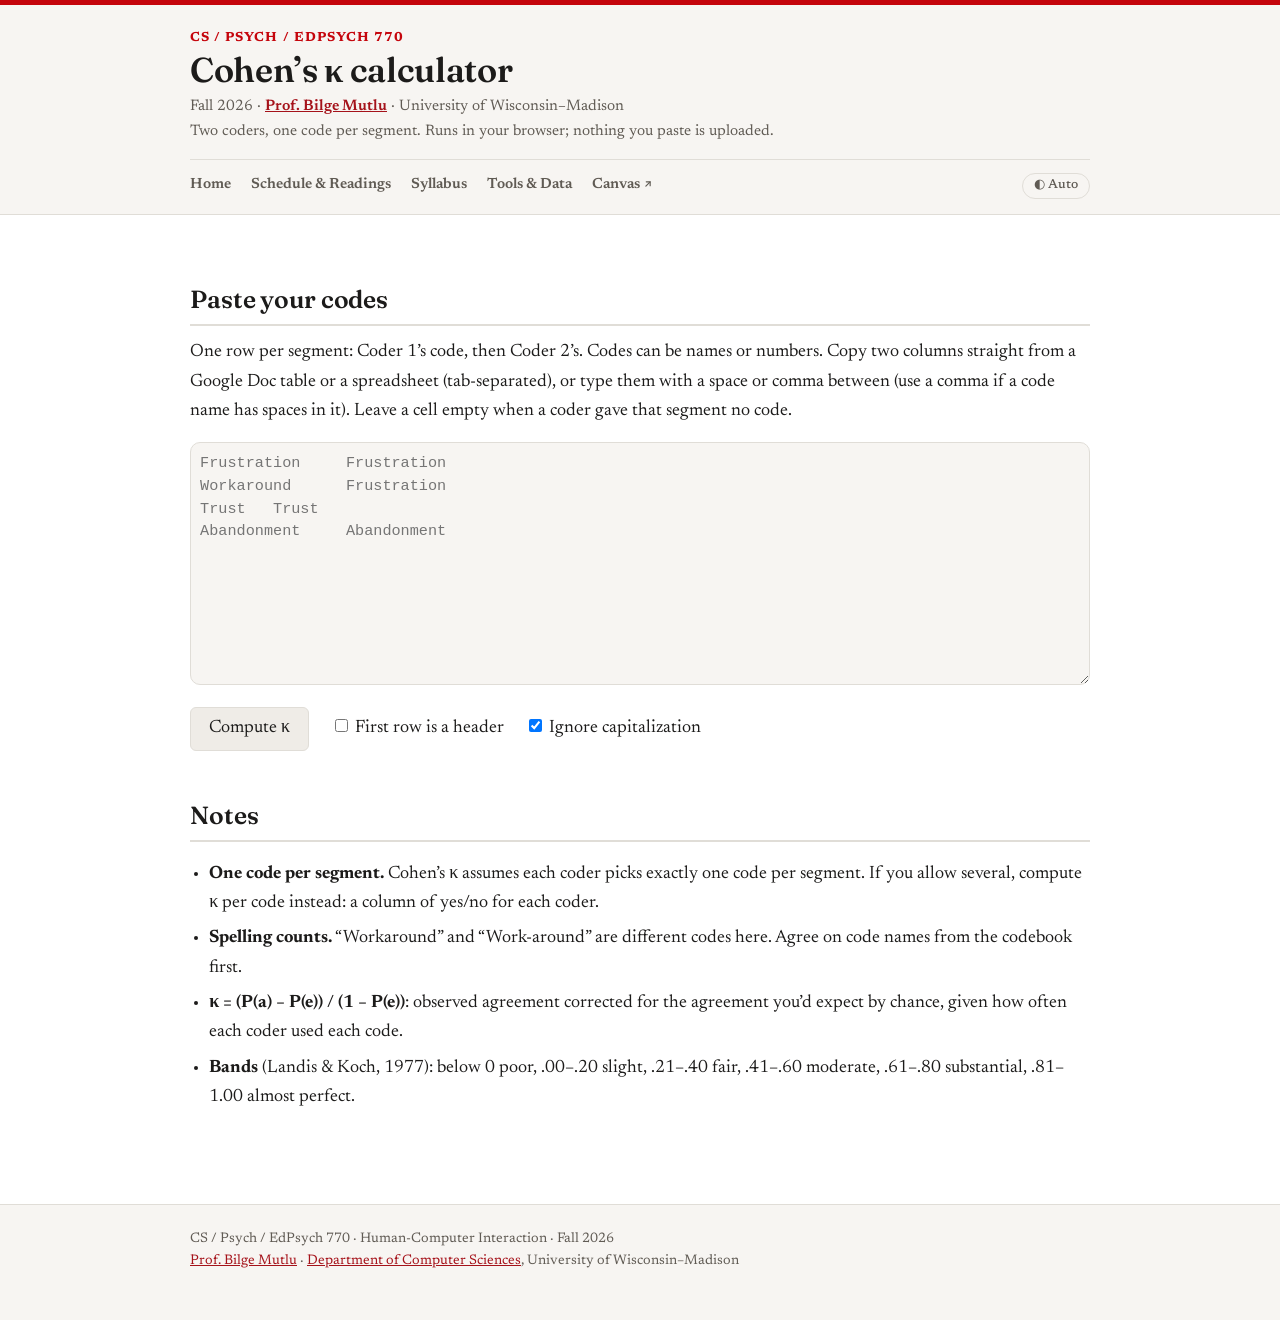
<file: kappa.html>
<!DOCTYPE html>
<html lang="en">
<head>
  <meta charset="utf-8">
  <meta name="viewport" content="width=device-width, initial-scale=1">
  <title>Cohen&rsquo;s &kappa; calculator — CS 770 · Fall 2026</title>
  <meta name="description" content="Paste two coders' codes, one row per segment, and get Cohen's kappa. Runs in your browser; nothing is uploaded.">
  <script>
    (function () {
      try {
        var t = localStorage.getItem('cs770-theme');
        if (t === 'light' || t === 'dark') document.documentElement.setAttribute('data-theme', t);
      } catch (e) {}
    })();
  </script>
  <link rel="preconnect" href="https://fonts.googleapis.com">
  <link rel="preconnect" href="https://fonts.gstatic.com" crossorigin>
  <link href="https://fonts.googleapis.com/css2?family=Fraunces:opsz,wght@9..144,400..700&family=Newsreader:ital,opsz,wght@0,6..72,400..600;1,6..72,400..500&display=swap" rel="stylesheet">
  <link rel="stylesheet" href="style.css">
  <script src="theme.js" defer></script>
  <style>
    #codes { width: 100%; min-height: 16em; font: 0.95rem/1.5 ui-monospace, Menlo, monospace; padding: 0.6em; background: var(--surface); color: var(--text); border: 1px solid var(--border); border-radius: var(--radius); box-sizing: border-box; }
    .controls { margin: 0.6em 0 1.2em; display: flex; gap: 1.2em; flex-wrap: wrap; align-items: center; }
    .controls button { font: inherit; padding: 0.35em 1em; border-radius: 6px; border: 1px solid var(--border); background: var(--surface-2); color: var(--text); cursor: pointer; }
    .kappa-big { font-family: var(--display); font-size: 2.4rem; margin: 0.2em 0; }
    .err { color: var(--link); }
    table.ct { border-collapse: collapse; margin: 0.6em 0 1.2em; font-size: 0.95rem; }
    table.ct th, table.ct td { border: 1px solid var(--border); padding: 0.3em 0.6em; text-align: center; }
    table.ct th { background: var(--surface); font-weight: 600; }
    table.ct td.diag { background: var(--surface-2); font-weight: 600; }
    table.ct th.row { text-align: left; }
  </style>
</head>
<body>
  <header class="site-header">
    <div class="wrap">
      <p class="course-num">CS / Psych / EdPsych 770</p>
      <h1>Cohen&rsquo;s &kappa; calculator</h1>
      <p class="meta">
        Fall 2026 &middot; <strong><a href="https://bmutlu.github.io">Prof. Bilge Mutlu</a></strong> &middot;
        University of Wisconsin&ndash;Madison<br>
        Two coders, one code per segment. Runs in your browser; nothing you paste is uploaded.
      </p>
      <nav class="site-nav" aria-label="Primary">
        <a href="index.html">Home</a>
        <a href="schedule.html">Schedule &amp; Readings</a>
        <a href="syllabus.html">Syllabus</a>
        <a href="tools.html">Tools &amp; Data</a>
        <a class="external" href="https://canvas.wisc.edu/courses/527593" target="_blank" rel="noopener">Canvas</a>
        <button class="theme-toggle" onclick="__cs770cycle()">◐ Auto</button>
      </nav>
    </div>
  </header>

  <main class="syllabus">
    <section>
      <h2>Paste your codes</h2>
      <p>One row per segment: Coder 1&rsquo;s code, then Coder 2&rsquo;s. Codes can be names or numbers. Copy two columns straight from a Google Doc table or a spreadsheet (tab-separated), or type them with a space or comma between (use a comma if a code name has spaces in it). Leave a cell empty when a coder gave that segment no code.</p>
      <textarea id="codes" spellcheck="false" placeholder="Frustration&#9;Frustration
Workaround&#9;Frustration
Trust&#9;Trust
Abandonment&#9;Abandonment"></textarea>
      <div class="controls">
        <button type="button" id="go">Compute &kappa;</button>
        <label><input type="checkbox" id="header"> First row is a header</label>
        <label><input type="checkbox" id="caseins" checked> Ignore capitalization</label>
      </div>
      <div id="out" aria-live="polite"></div>
    </section>

    <section>
      <h2>Notes</h2>
      <ul>
        <li><strong>One code per segment.</strong> Cohen&rsquo;s &kappa; assumes each coder picks exactly one code per segment. If you allow several, compute &kappa; per code instead: a column of yes/no for each coder.</li>
        <li><strong>Spelling counts.</strong> &ldquo;Workaround&rdquo; and &ldquo;Work-around&rdquo; are different codes here. Agree on code names from the codebook first.</li>
        <li><strong>&kappa; = (P(a) &minus; P(e)) / (1 &minus; P(e))</strong>: observed agreement corrected for the agreement you&rsquo;d expect by chance, given how often each coder used each code.</li>
        <li><strong>Bands</strong> (Landis &amp; Koch, 1977): below 0 poor, .00&ndash;.20 slight, .21&ndash;.40 fair, .41&ndash;.60 moderate, .61&ndash;.80 substantial, .81&ndash;1.00 almost perfect.</li>
      </ul>
    </section>
  </main>

  <footer class="site-footer">
    <div class="wrap">
      <p>
        CS / Psych / EdPsych 770 &middot; Human-Computer Interaction &middot; Fall 2026<br>
        <a href="https://bmutlu.github.io">Prof. Bilge Mutlu</a> &middot;
        <a href="https://www.cs.wisc.edu/">Department of Computer Sciences</a>,
        University of Wisconsin&ndash;Madison
      </p>
    </div>
  </footer>

  <script>
  (function () {
    var NONE = '(no code)';
    function esc(s) { return String(s).replace(/[&<>"]/g, function (c) { return {'&':'&amp;','<':'&lt;','>':'&gt;','"':'&quot;'}[c]; }); }
    function band(k) {
      if (k < 0) return 'poor';
      if (k <= 0.20) return 'slight';
      if (k <= 0.40) return 'fair';
      if (k <= 0.60) return 'moderate';
      if (k <= 0.80) return 'substantial';
      return 'almost perfect';
    }
    function f2(x) { return x.toFixed(2).replace(/^(-?)0\./, '$1.'); }

    function parse(text, skipHeader, caseIns) {
      var lines = text.replace(/\r/g, '').split('\n');
      var pairs = [], bad = [], display = {};
      var first = true;
      for (var i = 0; i < lines.length; i++) {
        var line = lines[i];
        if (!line.trim()) continue;
        if (first && skipHeader) { first = false; continue; }
        first = false;
        var parts;
        if (line.indexOf('\t') >= 0) parts = line.split('\t');
        else if (line.indexOf(',') >= 0) parts = line.split(',');
        else if (/\S\s{2,}\S/.test(line)) parts = line.trim().split(/\s{2,}/);
        else parts = line.trim().split(/\s+/);
        if (parts.length !== 2 && !(line.indexOf('\t') >= 0 || line.indexOf(',') >= 0)) { bad.push(i + 1); continue; }
        if (parts.length < 2) { bad.push(i + 1); continue; }
        var a = parts[0].trim(), b = parts[1].trim();
        if (!a && !b) continue;
        var ka = a ? (caseIns ? a.toLowerCase() : a) : NONE;
        var kb = b ? (caseIns ? b.toLowerCase() : b) : NONE;
        if (!(ka in display)) display[ka] = a || NONE;
        if (!(kb in display)) display[kb] = b || NONE;
        pairs.push({ a: ka, b: kb, line: i + 1 });
      }
      return { pairs: pairs, bad: bad, display: display };
    }

    function compute(pairs) {
      var n = pairs.length, agree = 0, ca = {}, cb = {}, cats = [], m = {};
      pairs.forEach(function (p) {
        if (p.a === p.b) agree++;
        ca[p.a] = (ca[p.a] || 0) + 1;
        cb[p.b] = (cb[p.b] || 0) + 1;
        [p.a, p.b].forEach(function (c) { if (cats.indexOf(c) < 0) cats.push(c); });
        var key = p.a + '\u0000' + p.b;
        m[key] = (m[key] || 0) + 1;
      });
      var po = agree / n, pe = 0;
      cats.forEach(function (c) { pe += ((ca[c] || 0) / n) * ((cb[c] || 0) / n); });
      var kappa = pe === 1 ? NaN : (po - pe) / (1 - pe);
      return { n: n, po: po, pe: pe, kappa: kappa, cats: cats, m: m };
    }

    function run() {
      var out = document.getElementById('out');
      var text = document.getElementById('codes').value;
      var hdr = document.getElementById('header');
      var lines = text.split('\n').filter(function (l) { return l.trim(); });
      if (lines.length && /coder|rater/i.test(lines[0]) && !hdr.dataset.touched) hdr.checked = true;
      var p = parse(text, hdr.checked, document.getElementById('caseins').checked);
      if (p.pairs.length < 2) { out.innerHTML = '<p class="err">Paste at least two rows, each with two codes.</p>'; return; }
      var r = compute(p.pairs), d = p.display;
      var html = '';
      if (isNaN(r.kappa)) {
        html += '<p class="kappa-big">&kappa; undefined</p><p>Both coders used one and the same code for every segment, so chance agreement is 100%. Percent agreement is ' + Math.round(r.po * 100) + '%.</p>';
      } else {
        html += '<p class="kappa-big">&kappa; = ' + f2(r.kappa) + '</p>';
        html += '<p><strong>' + band(r.kappa) + '</strong> agreement (Landis &amp; Koch) &middot; ' + r.n + ' segments &middot; ' +
          'observed agreement P(a) = ' + f2(r.po) + ' (' + Math.round(r.po * 100) + '%) &middot; chance agreement P(e) = ' + f2(r.pe) + '</p>';
      }
      if (!isNaN(r.kappa)) {
        var used = function (k) { return r.cats.filter(function (c) { return p.pairs.some(function (x) { return x[k] === c; }); }).length; };
        var one = used('a') === 1 ? 'Coder 1' : used('b') === 1 ? 'Coder 2' : '';
        if (one) html += '<p>' + one + ' used the same code for every segment, so chance alone predicts this much agreement and &kappa; can&rsquo;t rise above 0. Code more varied segments, or check that both coders are using the full codebook.</p>';
      }
      if (p.bad.length) html += '<p class="err">Skipped line' + (p.bad.length > 1 ? 's ' : ' ') + p.bad.join(', ') + ': couldn\'t find two codes. If a code name has spaces in it, separate the two codes with a tab or a comma.</p>';

      var cats = r.cats.slice().sort(function (x, y) { return x === NONE ? 1 : y === NONE ? -1 : d[x].localeCompare(d[y]); });
      html += '<h3>Who coded what</h3><div class="table-scroll"><table class="ct"><tr><th class="row">Coder 1 &darr; &nbsp; Coder 2 &rarr;</th>';
      cats.forEach(function (c) { html += '<th>' + esc(d[c]) + '</th>'; });
      html += '</tr>';
      cats.forEach(function (ra) {
        html += '<tr><th class="row">' + esc(d[ra]) + '</th>';
        cats.forEach(function (cb) {
          var v = r.m[ra + '\u0000' + cb] || '';
          html += '<td' + (ra === cb ? ' class="diag"' : '') + '>' + v + '</td>';
        });
        html += '</tr>';
      });
      html += '</table></div>';

      var dis = p.pairs.filter(function (x) { return x.a !== x.b; });
      if (dis.length) {
        html += '<h3>Disagreements to discuss (' + dis.length + ')</h3><ul>';
        dis.forEach(function (x, i) {
          html += '<li>Line ' + x.line + ': ' + esc(d[x.a]) + ' vs. ' + esc(d[x.b]) + '</li>';
        });
        html += '</ul>';
      }
      out.innerHTML = html;
    }

    document.getElementById('go').addEventListener('click', run);
    document.getElementById('header').addEventListener('change', function () { this.dataset.touched = '1'; });
  })();
  </script>
</body>
</html>
</file>
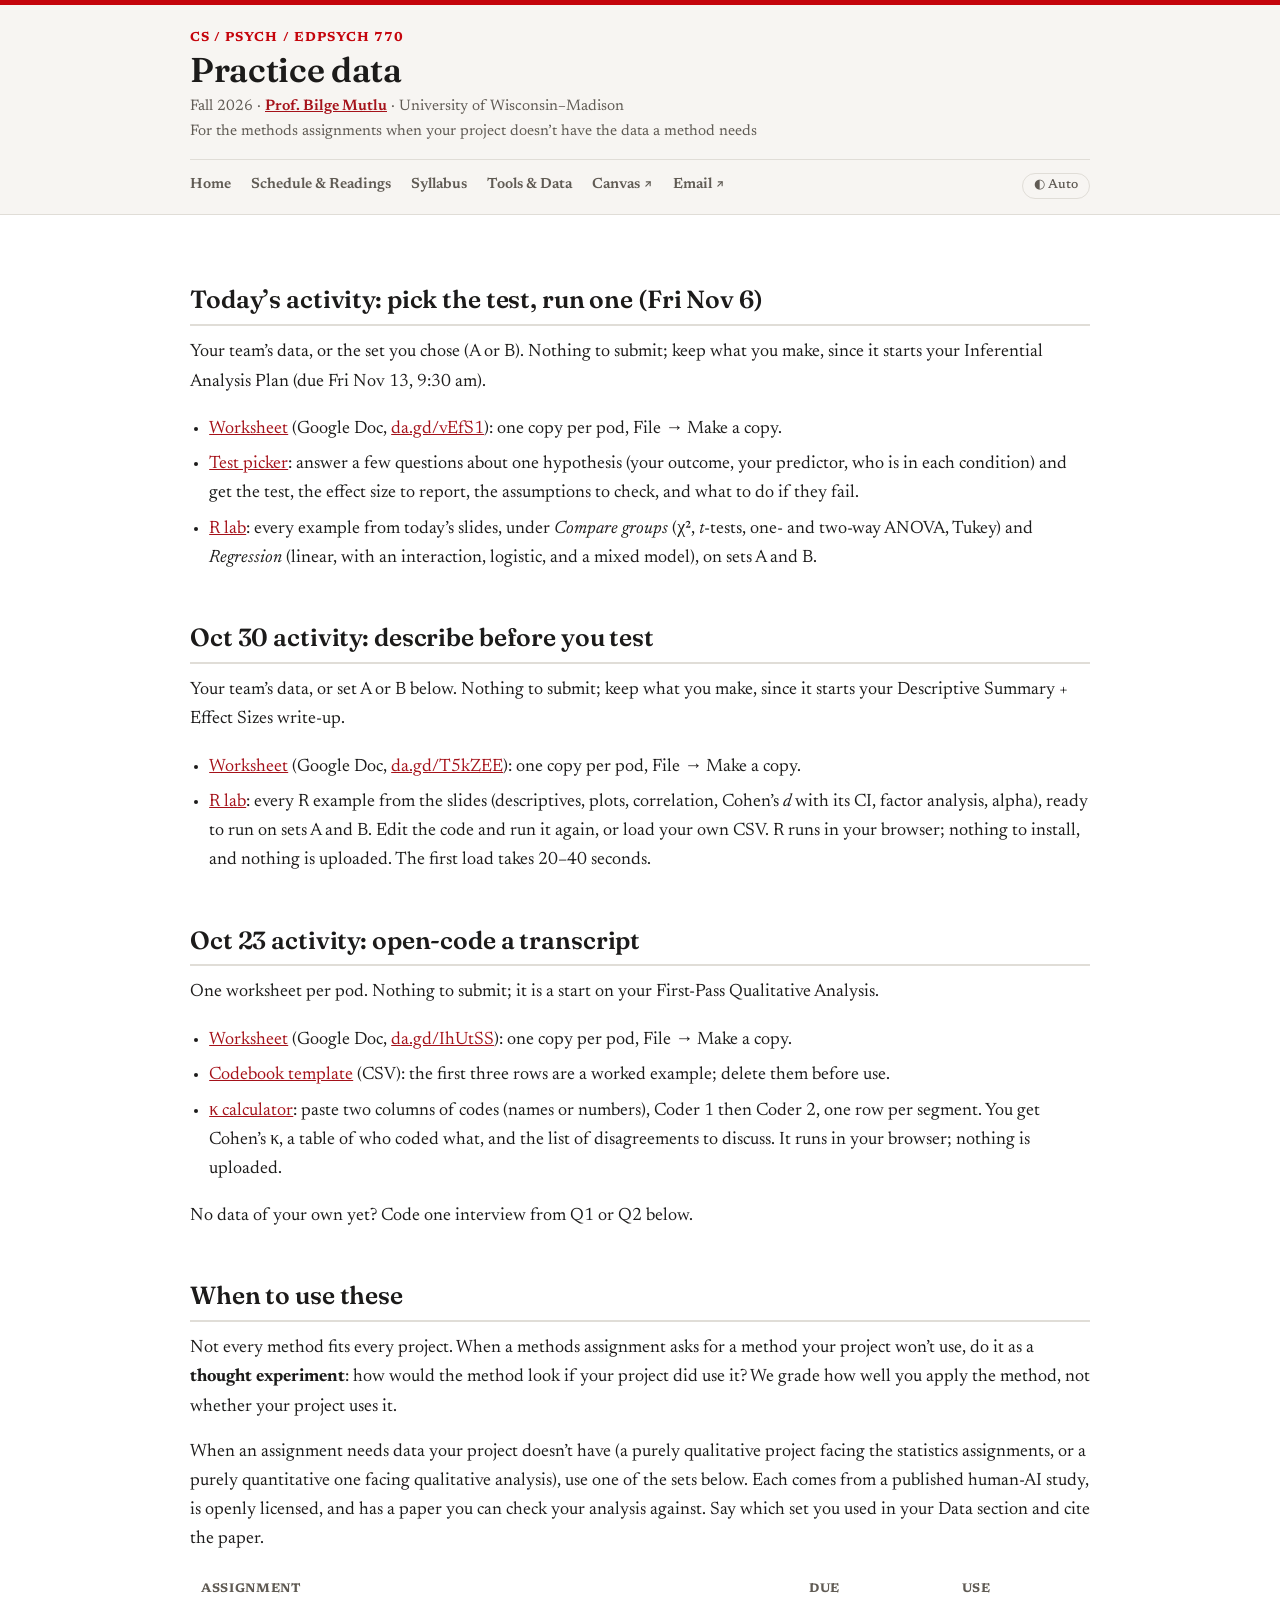
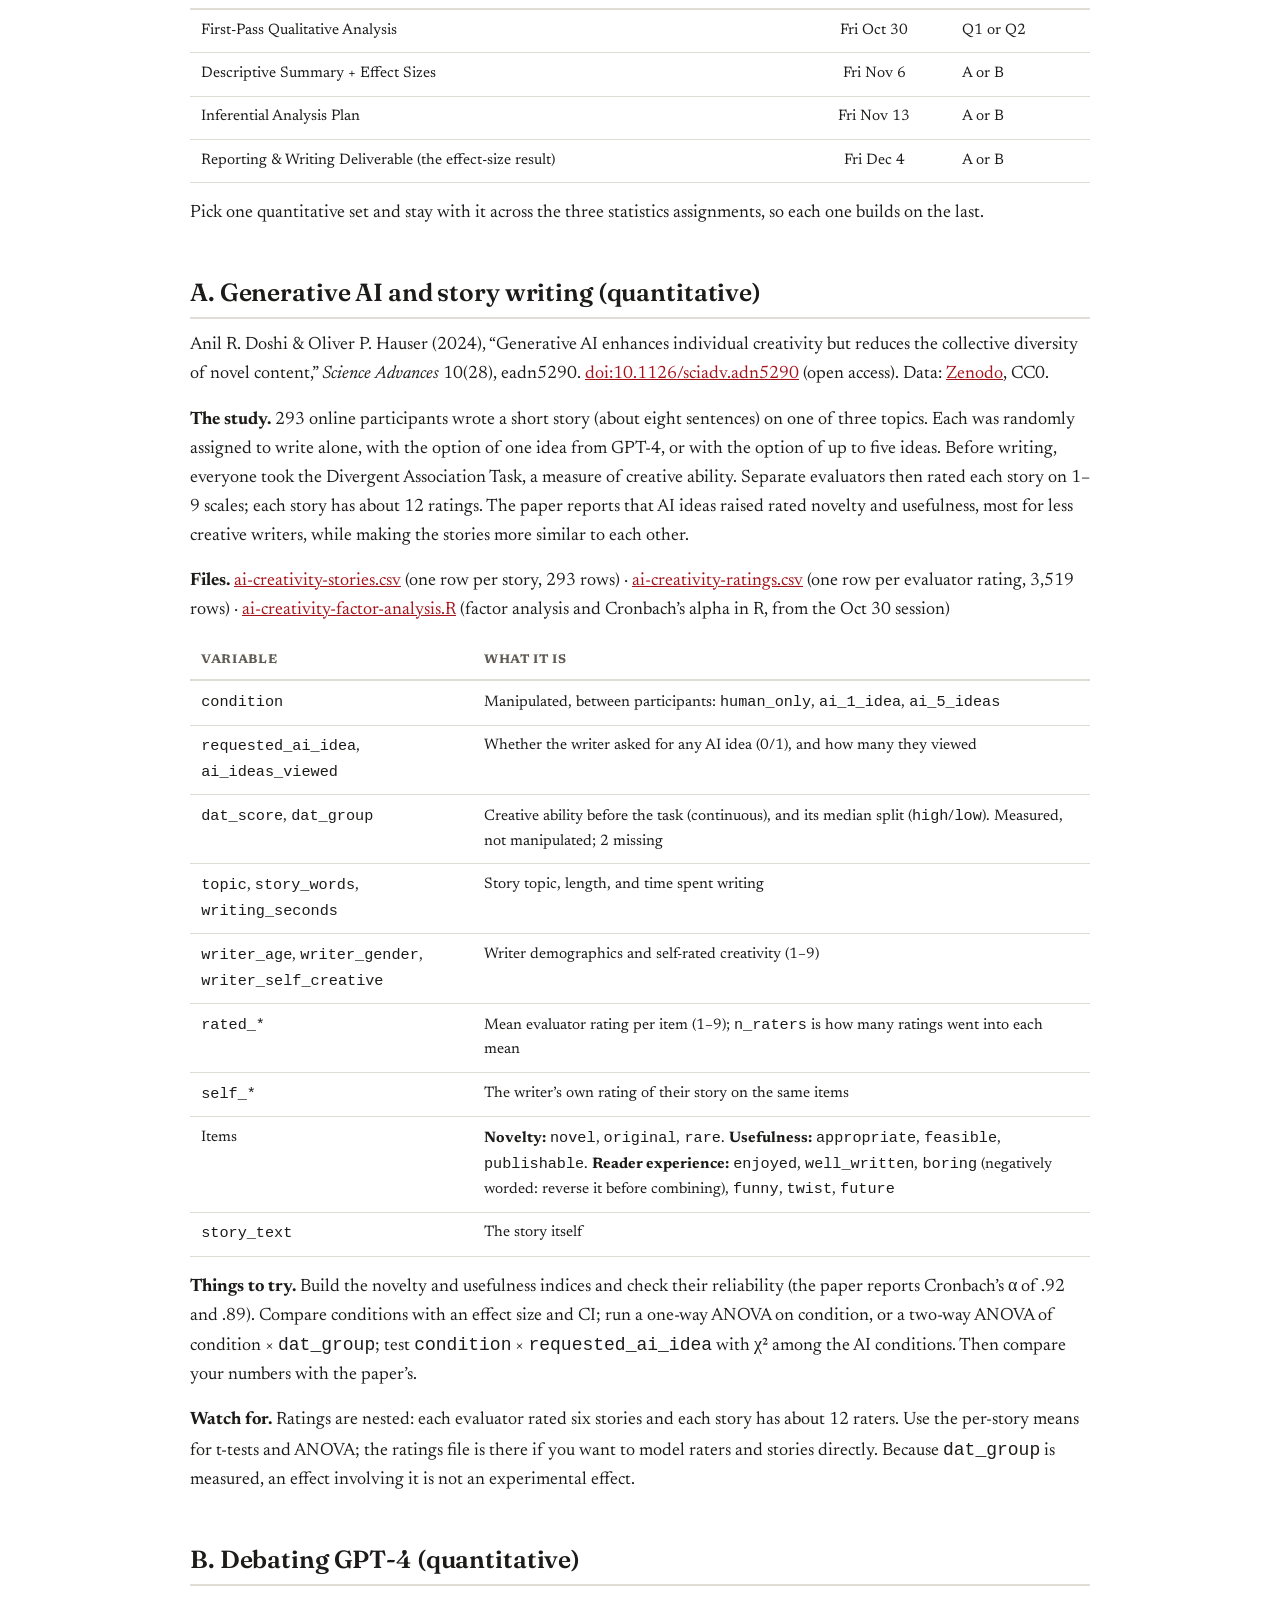
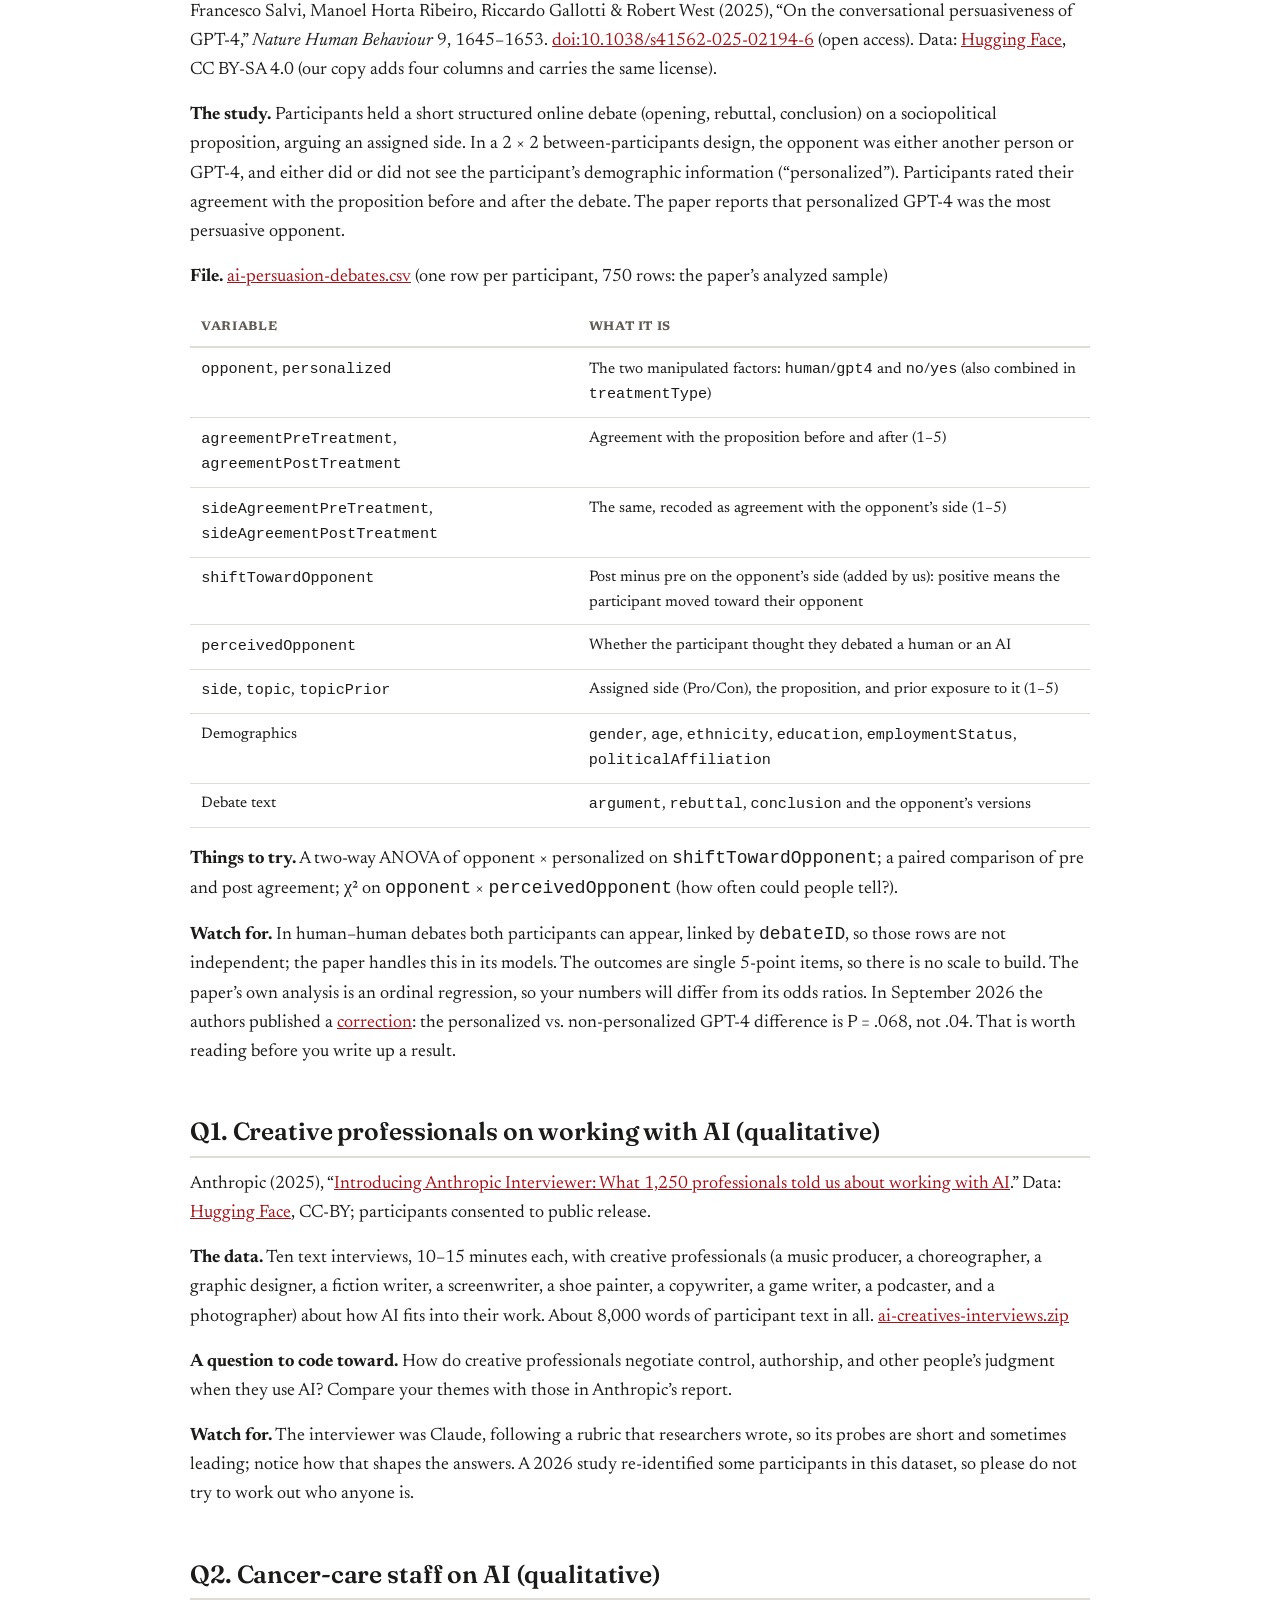
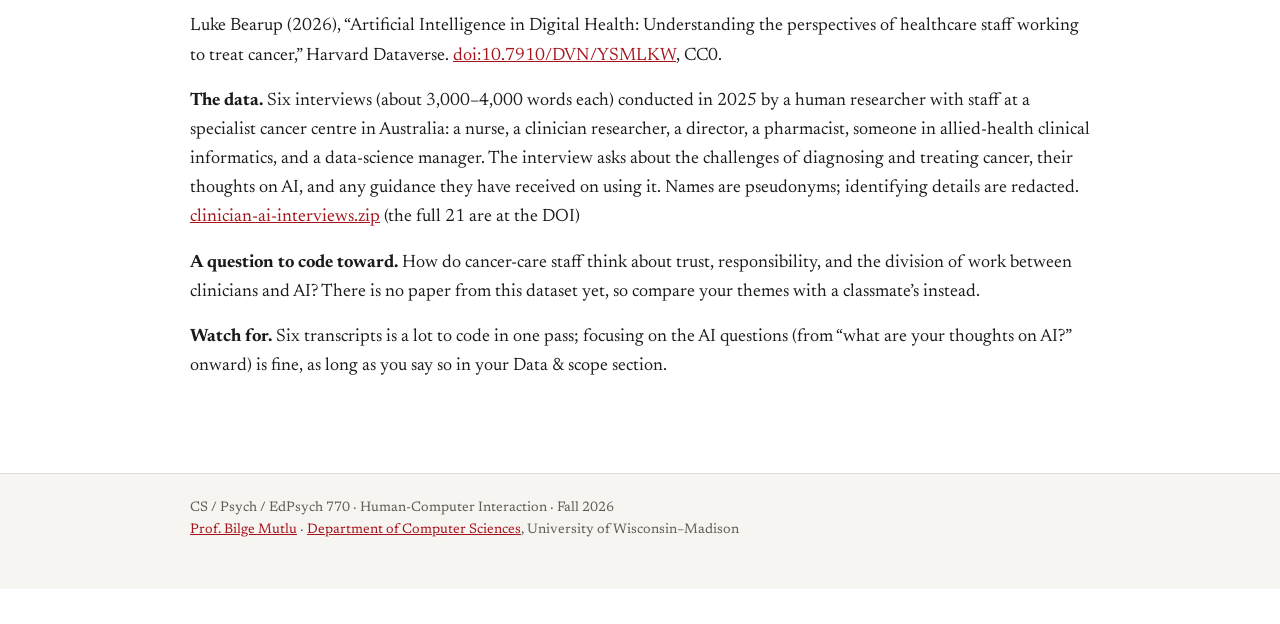
<file: practice-data.html>
<!DOCTYPE html>
<html lang="en">
<head>
  <meta charset="utf-8">
  <meta name="viewport" content="width=device-width, initial-scale=1">
  <title>Practice data — CS 770 · Fall 2026</title>
  <meta name="description" content="Practice datasets for CS 770 methods assignments: two quantitative and two qualitative sets from published human-AI studies.">
  <script>
    (function () {
      try {
        var t = localStorage.getItem('cs770-theme');
        if (t === 'light' || t === 'dark') document.documentElement.setAttribute('data-theme', t);
      } catch (e) {}
    })();
  </script>
  <link rel="preconnect" href="https://fonts.googleapis.com">
  <link rel="preconnect" href="https://fonts.gstatic.com" crossorigin>
  <link href="https://fonts.googleapis.com/css2?family=Fraunces:opsz,wght@9..144,400..700&family=Newsreader:ital,opsz,wght@0,6..72,400..600;1,6..72,400..500&display=swap" rel="stylesheet">
  <link rel="stylesheet" href="style.css">
  <script src="theme.js" defer></script>
</head>
<body>
  <header class="site-header">
    <div class="wrap">
      <p class="course-num">CS / Psych / EdPsych 770</p>
      <h1>Practice data</h1>
      <p class="meta">
        Fall 2026 &middot; <strong><a href="https://bmutlu.github.io">Prof. Bilge Mutlu</a></strong> &middot;
        University of Wisconsin&ndash;Madison<br>
        For the methods assignments when your project doesn&rsquo;t have the data a method needs
      </p>
      <nav class="site-nav" aria-label="Primary">
        <a href="index.html">Home</a>
        <a href="schedule.html">Schedule &amp; Readings</a>
        <a href="syllabus.html">Syllabus</a>
        <a href="tools.html">Tools &amp; Data</a>
        <a class="external" href="https://canvas.wisc.edu/courses/527593" target="_blank" rel="noopener">Canvas</a>
        <a class="external" href="mailto:hci-class@cs.wisc.edu">Email</a>
        <button class="theme-toggle" onclick="__cs770cycle()">◐ Auto</button>
      </nav>
    </div>
  </header>

  <main class="syllabus">
    <section id="nov6">
      <h2>Today&rsquo;s activity: pick the test, run one (Fri Nov 6)</h2>
      <p>Your team&rsquo;s data, or the set you chose (A or B). Nothing to submit; keep what you make, since it starts your Inferential Analysis Plan (due Fri Nov 13, 9:30 am).</p>
      <ul>
        <li><a href="https://docs.google.com/document/d/1cDGju3aWgB5_6bwI2chATjFBpp9xUePk/edit?usp=sharing&amp;rtpof=true&amp;sd=true">Worksheet</a> (Google Doc, <a href="https://da.gd/vEfS1">da.gd/vEfS1</a>): one copy per pod, File &rarr; Make a copy.</li>
        <li><a href="test-picker.html">Test picker</a>: answer a few questions about one hypothesis (your outcome, your predictor, who is in each condition) and get the test, the effect size to report, the assumptions to check, and what to do if they fail.</li>
        <li><a href="r-lab.html">R lab</a>: every example from today&rsquo;s slides, under <em>Compare groups</em> (&chi;&sup2;, <em>t</em>-tests, one- and two-way ANOVA, Tukey) and <em>Regression</em> (linear, with an interaction, logistic, and a mixed model), on sets A and B.</li>
      </ul>
    </section>

    <section id="oct30">
      <h2>Oct 30 activity: describe before you test</h2>
      <p>Your team&rsquo;s data, or set A or B below. Nothing to submit; keep what you make, since it starts your Descriptive Summary + Effect Sizes write-up.</p>
      <ul>
        <li><a href="https://docs.google.com/document/d/15rlMRmh3y_UMPVpvJoQ9A8DkAJNmvaZM/edit?usp=sharing&amp;rtpof=true&amp;sd=true">Worksheet</a> (Google Doc, <a href="https://da.gd/T5kZEE">da.gd/T5kZEE</a>): one copy per pod, File &rarr; Make a copy.</li>
        <li><a href="r-lab.html">R lab</a>: every R example from the slides (descriptives, plots, correlation, Cohen&rsquo;s <em>d</em> with its CI, factor analysis, alpha), ready to run on sets A and B. Edit the code and run it again, or load your own CSV. R runs in your browser; nothing to install, and nothing is uploaded. The first load takes 20&ndash;40 seconds.</li>
      </ul>
    </section>

    <section id="oct23">
      <h2>Oct 23 activity: open-code a transcript</h2>
      <p>One worksheet per pod. Nothing to submit; it is a start on your First-Pass Qualitative Analysis.</p>
      <ul>
        <li><a href="https://docs.google.com/document/d/15_rJfCjVLmmW6Q0_AZthJ7uWnPM-ndEO/edit?usp=sharing&amp;rtpof=true&amp;sd=true">Worksheet</a> (Google Doc, <a href="https://da.gd/IhUtSS">da.gd/IhUtSS</a>): one copy per pod, File &rarr; Make a copy.</li>
        <li><a href="practice-data/w08-codebook-template.csv">Codebook template</a> (CSV): the first three rows are a worked example; delete them before use.</li>
        <li><a href="kappa.html">&kappa; calculator</a>: paste two columns of codes (names or numbers), Coder 1 then Coder 2, one row per segment. You get Cohen&rsquo;s &kappa;, a table of who coded what, and the list of disagreements to discuss. It runs in your browser; nothing is uploaded.</li>
      </ul>
      <p>No data of your own yet? Code one interview from Q1 or Q2 below.</p>
    </section>

    <section>
      <h2>When to use these</h2>
      <p>
        Not every method fits every project. When a methods assignment asks for a method your project won&rsquo;t use,
        do it as a <strong>thought experiment</strong>: how would the method look if your project did use it?
        We grade how well you apply the method, not whether your project uses it.
      </p>
      <p>
        When an assignment needs data your project doesn&rsquo;t have (a purely qualitative project facing the statistics
        assignments, or a purely quantitative one facing qualitative analysis), use one of the sets below. Each comes from a
        published human-AI study, is openly licensed, and has a paper you can check your analysis against.
        Say which set you used in your Data section and cite the paper.
      </p>
      <table>
        <thead><tr><th>Assignment</th><th>Due</th><th>Use</th></tr></thead>
        <tbody>
          <tr><td>First-Pass Qualitative Analysis</td><td class="num">Fri Oct 30</td><td>Q1 or Q2</td></tr>
          <tr><td>Descriptive Summary + Effect Sizes</td><td class="num">Fri Nov 6</td><td>A or B</td></tr>
          <tr><td>Inferential Analysis Plan</td><td class="num">Fri Nov 13</td><td>A or B</td></tr>
          <tr><td>Reporting &amp; Writing Deliverable (the effect-size result)</td><td class="num">Fri Dec 4</td><td>A or B</td></tr>
        </tbody>
      </table>
      <p>Pick one quantitative set and stay with it across the three statistics assignments, so each one builds on the last.</p>
    </section>

    <section id="setA">
      <h2>A. Generative AI and story writing (quantitative)</h2>
      <p>
        Anil R. Doshi &amp; Oliver P. Hauser (2024), &ldquo;Generative AI enhances individual creativity but reduces the collective
        diversity of novel content,&rdquo; <em>Science Advances</em> 10(28), eadn5290.
        <a href="https://doi.org/10.1126/sciadv.adn5290">doi:10.1126/sciadv.adn5290</a> (open access).
        Data: <a href="https://doi.org/10.5281/zenodo.11654403">Zenodo</a>, CC0.
      </p>
      <p>
        <strong>The study.</strong> 293 online participants wrote a short story (about eight sentences) on one of three topics.
        Each was randomly assigned to write alone, with the option of one idea from GPT-4, or with the option of up to five ideas.
        Before writing, everyone took the Divergent Association Task, a measure of creative ability.
        Separate evaluators then rated each story on 1&ndash;9 scales; each story has about 12 ratings.
        The paper reports that AI ideas raised rated novelty and usefulness, most for less creative writers, while making the
        stories more similar to each other.
      </p>
      <p>
        <strong>Files.</strong>
        <a href="practice-data/ai-creativity-stories.csv">ai-creativity-stories.csv</a> (one row per story, 293 rows) &middot;
        <a href="practice-data/ai-creativity-ratings.csv">ai-creativity-ratings.csv</a> (one row per evaluator rating, 3,519 rows) &middot;
        <a href="practice-data/ai-creativity-factor-analysis.R">ai-creativity-factor-analysis.R</a> (factor analysis and Cronbach&rsquo;s alpha in R, from the Oct 30 session)
      </p>
      <table>
        <thead><tr><th>Variable</th><th>What it is</th></tr></thead>
        <tbody>
          <tr><td><code>condition</code></td><td>Manipulated, between participants: <code>human_only</code>, <code>ai_1_idea</code>, <code>ai_5_ideas</code></td></tr>
          <tr><td><code>requested_ai_idea</code>, <code>ai_ideas_viewed</code></td><td>Whether the writer asked for any AI idea (0/1), and how many they viewed</td></tr>
          <tr><td><code>dat_score</code>, <code>dat_group</code></td><td>Creative ability before the task (continuous), and its median split (<code>high</code>/<code>low</code>). Measured, not manipulated; 2 missing</td></tr>
          <tr><td><code>topic</code>, <code>story_words</code>, <code>writing_seconds</code></td><td>Story topic, length, and time spent writing</td></tr>
          <tr><td><code>writer_age</code>, <code>writer_gender</code>, <code>writer_self_creative</code></td><td>Writer demographics and self-rated creativity (1&ndash;9)</td></tr>
          <tr><td><code>rated_*</code></td><td>Mean evaluator rating per item (1&ndash;9); <code>n_raters</code> is how many ratings went into each mean</td></tr>
          <tr><td><code>self_*</code></td><td>The writer&rsquo;s own rating of their story on the same items</td></tr>
          <tr><td>Items</td><td><strong>Novelty:</strong> <code>novel</code>, <code>original</code>, <code>rare</code>. <strong>Usefulness:</strong> <code>appropriate</code>, <code>feasible</code>, <code>publishable</code>. <strong>Reader experience:</strong> <code>enjoyed</code>, <code>well_written</code>, <code>boring</code> (negatively worded: reverse it before combining), <code>funny</code>, <code>twist</code>, <code>future</code></td></tr>
          <tr><td><code>story_text</code></td><td>The story itself</td></tr>
        </tbody>
      </table>
      <p>
        <strong>Things to try.</strong> Build the novelty and usefulness indices and check their reliability (the paper reports
        Cronbach&rsquo;s &alpha; of .92 and .89). Compare conditions with an effect size and CI; run a one-way ANOVA on condition, or a
        two-way ANOVA of condition &times; <code>dat_group</code>; test <code>condition</code> &times; <code>requested_ai_idea</code> with &chi;&sup2;
        among the AI conditions. Then compare your numbers with the paper&rsquo;s.
      </p>
      <p>
        <strong>Watch for.</strong> Ratings are nested: each evaluator rated six stories and each story has about 12 raters.
        Use the per-story means for t-tests and ANOVA; the ratings file is there if you want to model raters and stories directly.
        Because <code>dat_group</code> is measured, an effect involving it is not an experimental effect.
      </p>
    </section>

    <section id="setB">
      <h2>B. Debating GPT-4 (quantitative)</h2>
      <p>
        Francesco Salvi, Manoel Horta Ribeiro, Riccardo Gallotti &amp; Robert West (2025), &ldquo;On the conversational persuasiveness of GPT-4,&rdquo;
        <em>Nature Human Behaviour</em> 9, 1645&ndash;1653.
        <a href="https://doi.org/10.1038/s41562-025-02194-6">doi:10.1038/s41562-025-02194-6</a> (open access).
        Data: <a href="https://huggingface.co/datasets/frasalvi/debategpt">Hugging Face</a>, CC BY-SA 4.0
        (our copy adds four columns and carries the same license).
      </p>
      <p>
        <strong>The study.</strong> Participants held a short structured online debate (opening, rebuttal, conclusion) on a
        sociopolitical proposition, arguing an assigned side. In a 2 &times; 2 between-participants design, the opponent was
        either another person or GPT-4, and either did or did not see the participant&rsquo;s demographic information
        (&ldquo;personalized&rdquo;). Participants rated their agreement with the proposition before and after the debate.
        The paper reports that personalized GPT-4 was the most persuasive opponent.
      </p>
      <p>
        <strong>File.</strong> <a href="practice-data/ai-persuasion-debates.csv">ai-persuasion-debates.csv</a> (one row per participant, 750 rows: the paper&rsquo;s analyzed sample)
      </p>
      <table>
        <thead><tr><th>Variable</th><th>What it is</th></tr></thead>
        <tbody>
          <tr><td><code>opponent</code>, <code>personalized</code></td><td>The two manipulated factors: <code>human</code>/<code>gpt4</code> and <code>no</code>/<code>yes</code> (also combined in <code>treatmentType</code>)</td></tr>
          <tr><td><code>agreementPreTreatment</code>, <code>agreementPostTreatment</code></td><td>Agreement with the proposition before and after (1&ndash;5)</td></tr>
          <tr><td><code>sideAgreementPreTreatment</code>, <code>sideAgreementPostTreatment</code></td><td>The same, recoded as agreement with the opponent&rsquo;s side (1&ndash;5)</td></tr>
          <tr><td><code>shiftTowardOpponent</code></td><td>Post minus pre on the opponent&rsquo;s side (added by us): positive means the participant moved toward their opponent</td></tr>
          <tr><td><code>perceivedOpponent</code></td><td>Whether the participant thought they debated a human or an AI</td></tr>
          <tr><td><code>side</code>, <code>topic</code>, <code>topicPrior</code></td><td>Assigned side (Pro/Con), the proposition, and prior exposure to it (1&ndash;5)</td></tr>
          <tr><td>Demographics</td><td><code>gender</code>, <code>age</code>, <code>ethnicity</code>, <code>education</code>, <code>employmentStatus</code>, <code>politicalAffiliation</code></td></tr>
          <tr><td>Debate text</td><td><code>argument</code>, <code>rebuttal</code>, <code>conclusion</code> and the opponent&rsquo;s versions</td></tr>
        </tbody>
      </table>
      <p>
        <strong>Things to try.</strong> A two-way ANOVA of opponent &times; personalized on <code>shiftTowardOpponent</code>;
        a paired comparison of pre and post agreement; &chi;&sup2; on <code>opponent</code> &times; <code>perceivedOpponent</code>
        (how often could people tell?).
      </p>
      <p>
        <strong>Watch for.</strong> In human&ndash;human debates both participants can appear, linked by <code>debateID</code>,
        so those rows are not independent; the paper handles this in its models. The outcomes are single 5-point items, so there is
        no scale to build. The paper&rsquo;s own analysis is an ordinal regression, so your numbers will differ from its odds ratios.
        In September 2026 the authors published a <a href="https://doi.org/10.1038/s41562-026-02588-0">correction</a>: the personalized
        vs. non-personalized GPT-4 difference is P = .068, not .04. That is worth reading before you write up a result.
      </p>
    </section>

    <section id="q1">
      <h2>Q1. Creative professionals on working with AI (qualitative)</h2>
      <p>
        Anthropic (2025), &ldquo;<a href="https://www.anthropic.com/research/anthropic-interviewer">Introducing Anthropic Interviewer: What 1,250 professionals told us about working with AI</a>.&rdquo;
        Data: <a href="https://huggingface.co/datasets/Anthropic/AnthropicInterviewer">Hugging Face</a>, CC-BY; participants consented to public release.
      </p>
      <p>
        <strong>The data.</strong> Ten text interviews, 10&ndash;15 minutes each, with creative professionals (a music producer, a choreographer,
        a graphic designer, a fiction writer, a screenwriter, a shoe painter, a copywriter, a game writer, a podcaster, and a photographer)
        about how AI fits into their work. About 8,000 words of participant text in all.
        <a href="practice-data/ai-creatives-interviews.zip">ai-creatives-interviews.zip</a>
      </p>
      <p>
        <strong>A question to code toward.</strong> How do creative professionals negotiate control, authorship, and other people&rsquo;s
        judgment when they use AI? Compare your themes with those in Anthropic&rsquo;s report.
      </p>
      <p>
        <strong>Watch for.</strong> The interviewer was Claude, following a rubric that researchers wrote, so its probes are short and
        sometimes leading; notice how that shapes the answers. A 2026 study re-identified some participants in this dataset, so please
        do not try to work out who anyone is.
      </p>
    </section>

    <section id="q2">
      <h2>Q2. Cancer-care staff on AI (qualitative)</h2>
      <p>
        Luke Bearup (2026), &ldquo;Artificial Intelligence in Digital Health: Understanding the perspectives of healthcare staff working to treat cancer,&rdquo;
        Harvard Dataverse. <a href="https://doi.org/10.7910/DVN/YSMLKW">doi:10.7910/DVN/YSMLKW</a>, CC0.
      </p>
      <p>
        <strong>The data.</strong> Six interviews (about 3,000&ndash;4,000 words each) conducted in 2025 by a human researcher with staff at a
        specialist cancer centre in Australia: a nurse, a clinician researcher, a director, a pharmacist, someone in allied-health clinical informatics,
        and a data-science manager. The interview asks about the challenges of diagnosing and treating cancer, their thoughts on AI, and any guidance
        they have received on using it. Names are pseudonyms; identifying details are redacted.
        <a href="practice-data/clinician-ai-interviews.zip">clinician-ai-interviews.zip</a> (the full 21 are at the DOI)
      </p>
      <p>
        <strong>A question to code toward.</strong> How do cancer-care staff think about trust, responsibility, and the division of work
        between clinicians and AI? There is no paper from this dataset yet, so compare your themes with a classmate&rsquo;s instead.
      </p>
      <p>
        <strong>Watch for.</strong> Six transcripts is a lot to code in one pass; focusing on the AI questions (from &ldquo;what are your
        thoughts on AI?&rdquo; onward) is fine, as long as you say so in your Data &amp; scope section.
      </p>
    </section>
  </main>

  <footer class="site-footer">
    <div class="wrap">
      <p>
        CS / Psych / EdPsych 770 &middot; Human-Computer Interaction &middot; Fall 2026<br>
        <a href="https://bmutlu.github.io">Prof. Bilge Mutlu</a> &middot;
        <a href="https://www.cs.wisc.edu/">Department of Computer Sciences</a>,
        University of Wisconsin&ndash;Madison
      </p>
    </div>
  </footer>
</body>
</html>
</file>
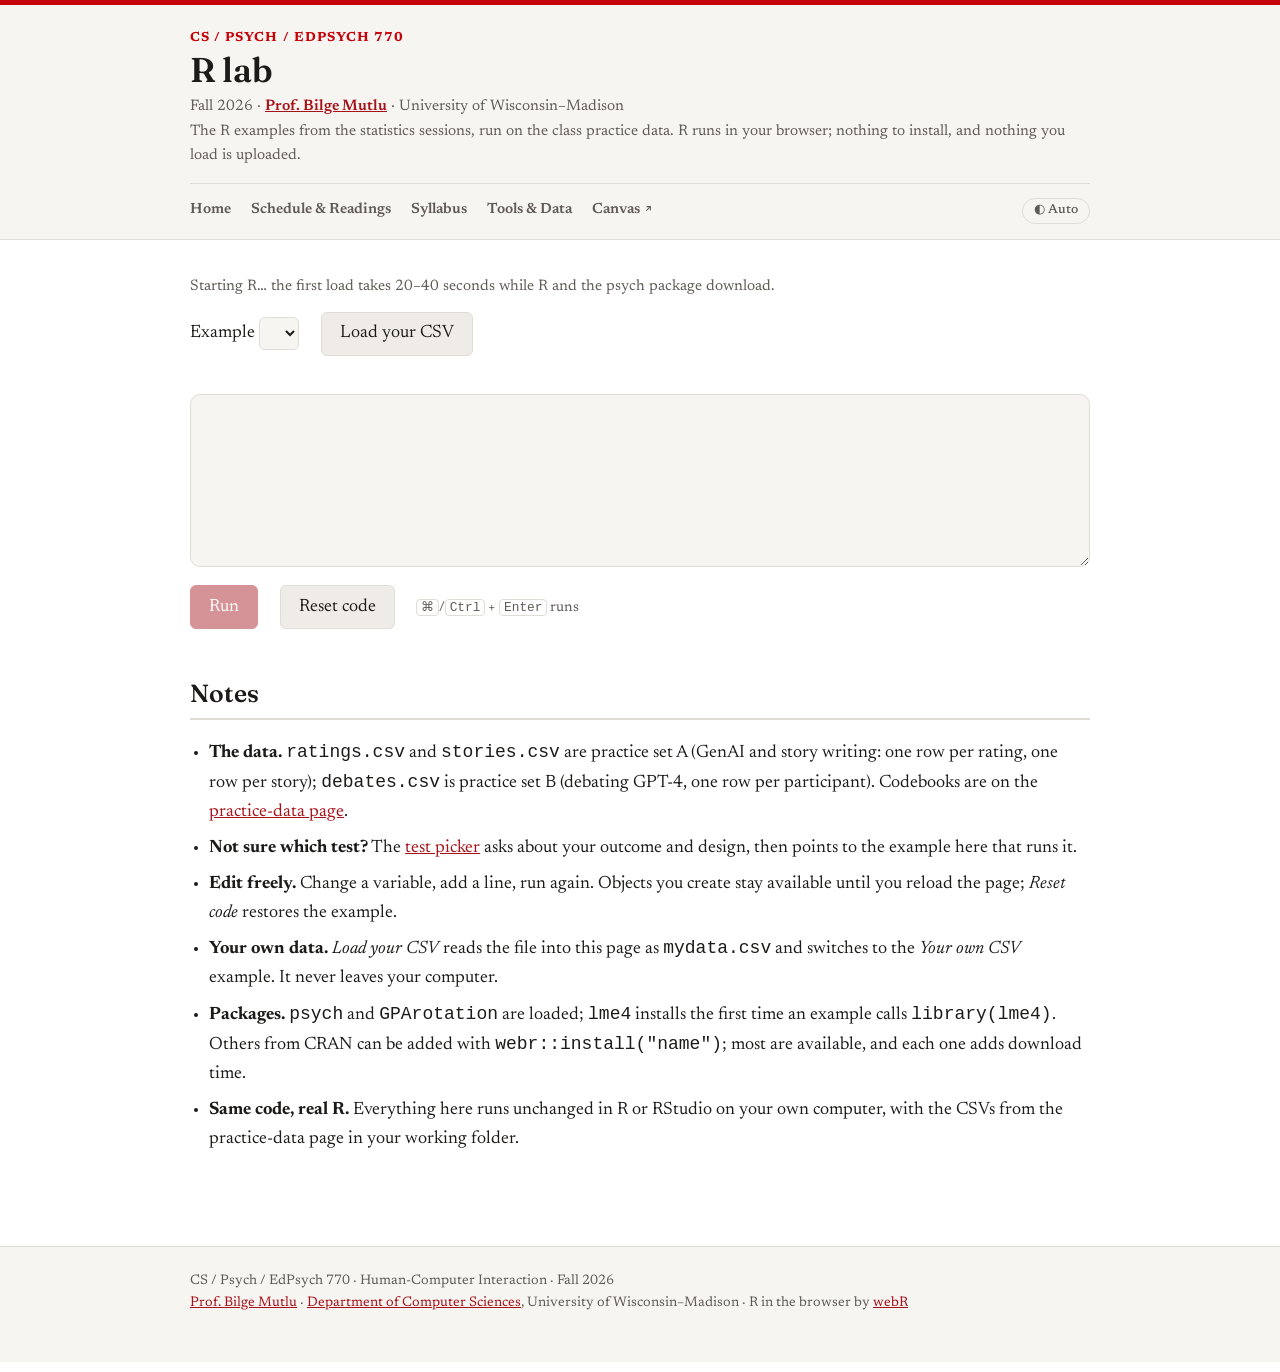
<file: r-lab.html>
<!DOCTYPE html>
<html lang="en">
<head>
  <meta charset="utf-8">
  <meta name="viewport" content="width=device-width, initial-scale=1">
  <title>R lab · CS 770 · Fall 2026</title>
  <meta name="description" content="Run the R examples from the CS 770 statistics sessions on the class practice data, in your browser. Nothing to install; nothing is uploaded.">
  <script>
    (function () {
      try {
        var t = localStorage.getItem('cs770-theme');
        if (t === 'light' || t === 'dark') document.documentElement.setAttribute('data-theme', t);
      } catch (e) {}
    })();
  </script>
  <link rel="preconnect" href="https://fonts.googleapis.com">
  <link rel="preconnect" href="https://fonts.gstatic.com" crossorigin>
  <link href="https://fonts.googleapis.com/css2?family=Fraunces:opsz,wght@9..144,400..700&family=Newsreader:ital,opsz,wght@0,6..72,400..600;1,6..72,400..500&display=swap" rel="stylesheet">
  <link rel="stylesheet" href="style.css">
  <script src="theme.js" defer></script>
  <style>
    .lab-bar { display: flex; flex-wrap: wrap; gap: 0.8em 1.2em; align-items: center; margin: 0.4em 0 0.8em; }
    .lab-bar select { font: inherit; padding: 0.3em 0.5em; border-radius: 6px; border: 1px solid var(--border); background: var(--surface); color: var(--text); max-width: 100%; }
    .lab-bar button, .file-label { font: inherit; padding: 0.35em 1em; border-radius: 6px; border: 1px solid var(--border); background: var(--surface-2); color: var(--text); cursor: pointer; }
    .lab-bar button.primary { background: var(--link); border-color: var(--link); color: #fff; }
    .lab-bar button:disabled { opacity: 0.45; cursor: default; }
    #code { width: 100%; min-height: 12em; font: 0.9rem/1.5 ui-monospace, Menlo, monospace; padding: 0.7em; background: var(--surface); color: var(--text); border: 1px solid var(--border); border-radius: var(--radius); box-sizing: border-box; tab-size: 2; }
    #status { font-size: 0.95rem; color: var(--muted, #605b54); margin: 0.2em 0 0.8em; }
    #status.ready { color: var(--text); }
    #status.err { color: var(--link); }
    .slide-ref { font-size: 0.95rem; color: var(--muted, #605b54); margin: 0 0 0.4em; min-height: 1.2em; }
    #out pre { font: 0.82rem/1.45 ui-monospace, Menlo, monospace; background: var(--surface); border: 1px solid var(--border); border-radius: var(--radius); padding: 0.8em; overflow-x: auto; white-space: pre; margin: 0 0 1em; }
    #out pre.stderr { color: var(--muted, #605b54); }
    #out pre.error { color: var(--link); white-space: pre-wrap; }
    #out canvas { max-width: 100%; height: auto; border: 1px solid var(--border); border-radius: var(--radius); background: #fff; margin: 0 0 1em; display: block; }
    .file-label input { display: none; }
    kbd { font: 0.8rem ui-monospace, Menlo, monospace; border: 1px solid var(--border); border-radius: 4px; padding: 0 0.3em; }
  </style>
</head>
<body>
  <header class="site-header">
    <div class="wrap">
      <p class="course-num">CS / Psych / EdPsych 770</p>
      <h1>R lab</h1>
      <p class="meta">
        Fall 2026 &middot; <strong><a href="https://bmutlu.github.io">Prof. Bilge Mutlu</a></strong> &middot;
        University of Wisconsin&ndash;Madison<br>
        The R examples from the statistics sessions, run on the class practice data. R runs in your browser; nothing to install, and nothing you load is uploaded.
      </p>
      <nav class="site-nav" aria-label="Primary">
        <a href="index.html">Home</a>
        <a href="schedule.html">Schedule &amp; Readings</a>
        <a href="syllabus.html">Syllabus</a>
        <a href="tools.html">Tools &amp; Data</a>
        <a class="external" href="https://canvas.wisc.edu/courses/527593" target="_blank" rel="noopener">Canvas</a>
        <button class="theme-toggle" onclick="__cs770cycle()">◐ Auto</button>
      </nav>
    </div>
  </header>

  <main class="syllabus">
    <section>
      <p id="status">Starting R&hellip; the first load takes 20&ndash;40 seconds while R and the psych package download.</p>
      <div class="lab-bar">
        <label>Example <select id="example"></select></label>
        <label class="file-label" title="Load a CSV as mydata.csv">Load your CSV<input type="file" id="file" accept=".csv,text/csv"></label>
      </div>
      <p class="slide-ref" id="slideref"></p>
      <textarea id="code" spellcheck="false" aria-label="R code"></textarea>
      <div class="lab-bar">
        <button type="button" class="primary" id="run" disabled>Run</button>
        <button type="button" id="reset">Reset code</button>
        <span style="font-size:0.9rem; color:var(--muted, #605b54);"><kbd>&#8984;</kbd>/<kbd>Ctrl</kbd> + <kbd>Enter</kbd> runs</span>
      </div>
      <div id="out" aria-live="polite"></div>
    </section>

    <section>
      <h2>Notes</h2>
      <ul>
        <li><strong>The data.</strong> <code>ratings.csv</code> and <code>stories.csv</code> are practice set A (GenAI and story writing: one row per rating, one row per story); <code>debates.csv</code> is practice set B (debating GPT-4, one row per participant). Codebooks are on the <a href="practice-data.html">practice-data page</a>.</li>
        <li><strong>Not sure which test?</strong> The <a href="test-picker.html">test picker</a> asks about your outcome and design, then points to the example here that runs it.</li>
        <li><strong>Edit freely.</strong> Change a variable, add a line, run again. Objects you create stay available until you reload the page; <em>Reset code</em> restores the example.</li>
        <li><strong>Your own data.</strong> <em>Load your CSV</em> reads the file into this page as <code>mydata.csv</code> and switches to the <em>Your own CSV</em> example. It never leaves your computer.</li>
        <li><strong>Packages.</strong> <code>psych</code> and <code>GPArotation</code> are loaded; <code>lme4</code> installs the first time an example calls <code>library(lme4)</code>. Others from CRAN can be added with <code>webr::install("name")</code>; most are available, and each one adds download time.</li>
        <li><strong>Same code, real R.</strong> Everything here runs unchanged in R or RStudio on your own computer, with the CSVs from the practice-data page in your working folder.</li>
      </ul>
    </section>
  </main>

  <footer class="site-footer">
    <div class="wrap">
      <p>
        CS / Psych / EdPsych 770 &middot; Human-Computer Interaction &middot; Fall 2026<br>
        <a href="https://bmutlu.github.io">Prof. Bilge Mutlu</a> &middot;
        <a href="https://www.cs.wisc.edu/">Department of Computer Sciences</a>,
        University of Wisconsin&ndash;Madison &middot; R in the browser by <a href="https://docs.r-wasm.org/webr/latest/">webR</a>
      </p>
    </div>
  </footer>

  <script id="examples" type="application/json">[
 {
  "group": "Describe",
  "id": "describe",
  "title": "describe(): all descriptives",
  "slide": "Descriptive statistics in R",
  "code": "library(psych)\ns <- read.csv(\"stories.csv\")   # set A: one row per story (293)\ndescribe(s[c(\"rated_novel\", \"rated_appropriate\", \"story_words\", \"writing_seconds\")])\n"
 },
 {
  "group": "Describe",
  "id": "describeBy",
  "title": "describeBy(): descriptives per condition",
  "slide": "Descriptive statistics in R",
  "code": "library(psych)\ns <- read.csv(\"stories.csv\")\ndescribeBy(s$rated_novel, group = s$condition, mat = TRUE, digits = 2)\n"
 },
 {
  "group": "Describe",
  "id": "hist",
  "title": "hist(): histogram (a skewed one)",
  "slide": "Distribution",
  "code": "s <- read.csv(\"stories.csv\")\nhist(s$writing_seconds, breaks = 30, col = \"#C5050C\", border = \"white\",\n     main = \"Writing time per story\", xlab = \"Seconds\")\n"
 },
 {
  "group": "Describe",
  "id": "density",
  "title": "density(): density plot",
  "slide": "Distribution",
  "code": "s <- read.csv(\"stories.csv\")\nplot(density(s$rated_novel), lwd = 2, col = \"#C5050C\",\n     main = \"Rated novelty (story means)\", xlab = \"Novelty, 1-9\")\n"
 },
 {
  "group": "Describe",
  "id": "boxplot",
  "title": "boxplot(): box plot by condition",
  "slide": "Dispersion",
  "code": "s <- read.csv(\"stories.csv\")\nboxplot(rated_novel ~ condition, data = s, col = \"#f2d5d6\",\n        xlab = \"\", ylab = \"Rated novelty, 1-9\")\n"
 },
 {
  "group": "Describe",
  "id": "scatter",
  "title": "plot() + cor.test(): correlation",
  "slide": "Correlation as description",
  "code": "s <- read.csv(\"stories.csv\")\nplot(s$dat_score, s$rated_novel, pch = 19, col = \"#C5050C80\",\n     xlab = \"Creative ability (DAT score)\", ylab = \"Rated novelty, 1-9\")\ncor.test(s$dat_score, s$rated_novel)                                       # Pearson's r\ncor.test(s$dat_score, s$rated_novel, method = \"spearman\", exact = FALSE)   # Spearman's rho\n"
 },
 {
  "group": "Effect sizes",
  "id": "cohend_b",
  "title": "cohen.d(): AI vs. human opponent (set B)",
  "slide": "Effect sizes",
  "code": "library(psych)\nd <- read.csv(\"debates.csv\")   # set B: one row per participant (750)\nd$opponent <- factor(d$opponent, levels = c(\"human\", \"gpt4\"))   # d = gpt4 minus human\ntable(d$opponent)\nres <- cohen.d(shiftTowardOpponent ~ opponent, data = d)\nround(res$cohen.d, 2)   # d with its 95% CI\n"
 },
 {
  "group": "Effect sizes",
  "id": "cohend_a",
  "title": "cohen.d(): five AI ideas vs. none (set A)",
  "slide": "Effect sizes",
  "code": "library(psych)\ns <- read.csv(\"stories.csv\")\ntwo <- subset(s, condition %in% c(\"human_only\", \"ai_5_ideas\"))\ntwo$condition <- factor(two$condition, levels = c(\"human_only\", \"ai_5_ideas\"))   # d = AI minus human\nres <- cohen.d(rated_novel ~ condition, data = two)\nround(res$cohen.d, 2)   # d with its 95% CI\n"
 },
 {
  "group": "Effect sizes",
  "id": "estimate",
  "title": "The estimation sentence: difference + 95% CI",
  "slide": "Confidence intervals",
  "code": "d <- read.csv(\"debates.csv\")\ntt <- t.test(shiftTowardOpponent ~ opponent, data = d)\nm <- tapply(d$shiftTowardOpponent, d$opponent, mean)\nround(m, 2)                                  # group means\ncat(sprintf(\"The difference (gpt4 minus human) is %.2f points, 95%% CI [%.2f, %.2f].\\n\",\n            m[\"gpt4\"] - m[\"human\"], tt$conf.int[1], tt$conf.int[2]))\n"
 },
 {
  "group": "Factor analysis",
  "id": "parallel",
  "title": "fa.parallel(): how many factors?",
  "slide": "How many factors?",
  "code": "library(psych)\nr <- read.csv(\"ratings.csv\")              # set A: one row per rating (3,519)\nitems <- names(r)[4:15]                   # the 12 rating items\nr$boring <- 10 - r$boring                 # reverse-key\ns <- aggregate(r[items], list(story = r$story_id), mean)   # 293 story means\nset.seed(770)\nfa.parallel(s[items], fm = \"minres\", fa = \"fa\")\n"
 },
 {
  "group": "Factor analysis",
  "id": "varimax",
  "title": "fa(): two factors, varimax",
  "slide": "Reading the loadings",
  "code": "library(psych)\nr <- read.csv(\"ratings.csv\")              # set A: one row per rating (3,519)\nitems <- names(r)[4:15]                   # the 12 rating items\nr$boring <- 10 - r$boring                 # reverse-key\ns <- aggregate(r[items], list(story = r$story_id), mean)   # 293 story means\nfit <- fa(s[items], nfactors = 2, rotate = \"varimax\", fm = \"minres\")\nprint(fit$loadings, cutoff = .32)\n"
 },
 {
  "group": "Factor analysis",
  "id": "oblimin",
  "title": "fa(): two factors, oblimin",
  "slide": "Rotation",
  "code": "library(psych)\nr <- read.csv(\"ratings.csv\")              # set A: one row per rating (3,519)\nitems <- names(r)[4:15]                   # the 12 rating items\nr$boring <- 10 - r$boring                 # reverse-key\ns <- aggregate(r[items], list(story = r$story_id), mean)   # 293 story means\nfit <- fa(s[items], nfactors = 2, rotate = \"oblimin\", fm = \"minres\")\nprint(fit$loadings, cutoff = .32)\nround(fit$Phi, 2)            # factor correlation\nround(fit$communality, 2)    # share of each item's variance the factors explain\n"
 },
 {
  "group": "Factor analysis",
  "id": "alpha",
  "title": "alpha(): reliability of each scale",
  "slide": "Build the scales, check alpha",
  "code": "library(psych)\nr <- read.csv(\"ratings.csv\")              # set A: one row per rating (3,519)\nitems <- names(r)[4:15]                   # the 12 rating items\nr$boring <- 10 - r$boring                 # reverse-key\ns <- aggregate(r[items], list(story = r$story_id), mean)   # 293 story means\nalpha(s[c(\"novel\", \"original\", \"rare\")])                    # novelty, authors' index\nalpha(s[c(\"appropriate\", \"feasible\", \"publishable\")])       # usefulness, authors' index\n"
 },
 {
  "group": "Compare groups",
  "id": "chisq_b",
  "title": "chisq.test(): could people tell it was GPT-4? (set B)",
  "slide": "Could people tell they were debating GPT-4?",
  "code": "d <- read.csv(\"debates.csv\")   # set B: one row per participant (750)\ntab <- table(opponent = d$opponent, thought = d$perceivedOpponent)\ntab                            # rows: who they debated; columns: who they thought it was\nround(prop.table(tab, 1), 2)   # row proportions\nchisq.test(tab)                # 2 x 2, so R applies Yates' continuity correction\nres <- chisq.test(tab, correct = FALSE)\nsqrt(unname(res$statistic) / sum(tab))   # effect size: phi (= Cramer's V for a 2 x 2)\n# Caution: in human-human debates both people can appear (same debateID), so rows are not fully independent.\n"
 },
 {
  "group": "Compare groups",
  "id": "chisq_a",
  "title": "chisq.test(): more ideas offered, more asking? (set A)",
  "slide": "Could people tell they were debating GPT-4?",
  "code": "s <- read.csv(\"stories.csv\")   # set A: one row per story (293)\nai <- subset(s, condition != \"human_only\")   # only the AI conditions could ask for an idea\ntab <- table(condition = ai$condition, asked = ai$requested_ai_idea)\ntab\nround(prop.table(tab, 1), 2)\nchisq.test(tab)\nres <- chisq.test(tab, correct = FALSE)\nsqrt(unname(res$statistic) / sum(tab))   # phi\n"
 },
 {
  "group": "Compare groups",
  "id": "ttest_a",
  "title": "t.test(): five AI ideas vs. none (set A)",
  "slide": "Unpaired t: do five AI ideas raise novelty?",
  "code": "library(psych)\ns <- read.csv(\"stories.csv\")\ns$novelty <- rowMeans(s[c(\"rated_novel\", \"rated_original\", \"rated_rare\")])   # authors' novelty index\ntwo <- subset(s, condition %in% c(\"human_only\", \"ai_5_ideas\"))\ntwo$condition <- factor(two$condition, levels = c(\"human_only\", \"ai_5_ideas\"))\nt.test(novelty ~ condition, data = two)   # Welch's t, R's default: no equal-variance assumption\n                                          # t < 0 because R subtracts in level order: human minus AI\nround(cohen.d(novelty ~ condition, data = two)$cohen.d, 2)   # d = AI minus human, with 95% CI\n"
 },
 {
  "group": "Compare groups",
  "id": "ttest_paired_b",
  "title": "t.test(paired = TRUE): before vs. after GPT-4 (set B)",
  "slide": "Paired t: did a personalized GPT-4 move people?",
  "code": "d <- read.csv(\"debates.csv\")\ng <- subset(d, opponent == \"gpt4\" & personalized == \"yes\")   # 150 people, same person before and after\nt.test(g$sideAgreementPostTreatment, g$sideAgreementPreTreatment, paired = TRUE)\n# Paired = a one-sample t on the differences; here that difference is shiftTowardOpponent\n"
 },
 {
  "group": "Compare groups",
  "id": "anova_a",
  "title": "aov(): one-way ANOVA, novelty by condition (set A)",
  "slide": "The F-statistic",
  "code": "s <- read.csv(\"stories.csv\")\ns$novelty <- rowMeans(s[c(\"rated_novel\", \"rated_original\", \"rated_rare\")])\nround(tapply(s$novelty, s$condition, mean), 2)\nm <- aov(novelty ~ condition, data = s)\nsummary(m)\nss <- summary(m)[[1]][[\"Sum Sq\"]]\nround(ss[1] / sum(ss), 3)   # effect size: eta squared\n"
 },
 {
  "group": "Compare groups",
  "id": "tukey_a",
  "title": "TukeyHSD(): which conditions differ? (set A)",
  "slide": "ANOVA tells us whether, not which",
  "code": "s <- read.csv(\"stories.csv\")\ns$usefulness <- rowMeans(s[c(\"rated_appropriate\", \"rated_feasible\", \"rated_publishable\")])   # authors' usefulness index\nround(tapply(s$usefulness, s$condition, mean), 2)\nm <- aov(usefulness ~ condition, data = s)\nsummary(m)\nss <- summary(m)[[1]][[\"Sum Sq\"]]\nround(ss[1] / sum(ss), 3)   # eta squared\nTukeyHSD(m)                 # which pairs differ, with family-wise 95% CIs\n"
 },
 {
  "group": "Compare groups",
  "id": "anova2_b",
  "title": "aov(): two-way, opponent × personalization (set B)",
  "slide": "Two-way: opponent × personalization",
  "code": "d <- read.csv(\"debates.csv\")\nm <- aov(shiftTowardOpponent ~ opponent * personalized, data = d)\nsummary(m)\nmodel.tables(m, \"means\")   # cell means\n# Unequal cells (human, not personalized has 300), so R's sequential sums of squares depend on term order.\n# Human-human debates put two people in one debate (debateID): those rows are not independent.\n"
 },
 {
  "group": "Regression",
  "id": "lm_a",
  "title": "lm(): novelty ~ condition + creative ability (set A)",
  "slide": "Linear regression",
  "code": "s <- read.csv(\"stories.csv\")\ns$novelty <- rowMeans(s[c(\"rated_novel\", \"rated_original\", \"rated_rare\")])\ns$condition <- factor(s$condition, levels = c(\"human_only\", \"ai_1_idea\", \"ai_5_ideas\"))   # baseline: writing alone\nm <- lm(novelty ~ condition + dat_score, data = s)   # 2 stories with no DAT score are dropped\nsummary(m)\nround(confint(m), 3)   # 95% CIs for each coefficient\n"
 },
 {
  "group": "Regression",
  "id": "lm_int_a",
  "title": "lm(): does AI help less creative writers more? (set A)",
  "slide": "Linear regression",
  "code": "s <- read.csv(\"stories.csv\")\ns$novelty <- rowMeans(s[c(\"rated_novel\", \"rated_original\", \"rated_rare\")])\ns$condition <- factor(s$condition, levels = c(\"human_only\", \"ai_1_idea\", \"ai_5_ideas\"))\nm <- lm(novelty ~ condition * dat_score, data = s)   # does the AI effect depend on creative ability?\nsummary(m)\n# dat_score is measured, not assigned: an interaction with it is not an experimental effect.\n"
 },
 {
  "group": "Regression",
  "id": "glm_b",
  "title": "glm(): who thought it was AI? logistic (set B)",
  "slide": "Regression: assumptions & variants",
  "code": "d <- read.csv(\"debates.csv\")\nd$thought_ai <- as.integer(d$perceivedOpponent == \"ai\")   # 1 = said \"AI\"\nd$opponent <- factor(d$opponent, levels = c(\"human\", \"gpt4\"))\nm <- glm(thought_ai ~ opponent + personalized, data = d, family = binomial)\nsummary(m)   # coefficients are log-odds\nround(exp(cbind(OR = coef(m), confint.default(m))), 2)   # odds ratios with 95% CIs\n"
 },
 {
  "group": "Regression",
  "id": "lmer_a",
  "title": "lmer(): mixed model on all 3,519 ratings (set A)",
  "slide": "Regression: assumptions & variants",
  "code": "library(lme4)\nr <- read.csv(\"ratings.csv\")   # set A: one row per rating (3,519)\nr$novelty <- rowMeans(r[c(\"novel\", \"original\", \"rare\")])\nr$condition <- factor(r$condition, levels = c(\"human_only\", \"ai_1_idea\", \"ai_5_ideas\"))\nm <- lmer(novelty ~ condition + (1 | story_id) + (1 | rater_id), data = r)   # stories and raters as random effects\nsummary(m)\nround(confint(m, parm = \"beta_\", method = \"Wald\"), 3)   # 95% CIs for the fixed effects\n"
 },
 {
  "group": "Your data",
  "id": "mine",
  "title": "Your own CSV",
  "slide": "",
  "code": "library(psych)\nmy <- read.csv(\"mydata.csv\")   # upload a CSV above first\nstr(my)\ndescribe(my)\n"
 }
]</script>
  <script type="module">
    import { WebR } from 'https://webr.r-wasm.org/v0.6.0/webr.mjs';

    const EX = JSON.parse(document.getElementById('examples').textContent);
    const $ = (id) => document.getElementById(id);
    const sel = $('example'), code = $('code'), out = $('out'), status = $('status'), runBtn = $('run');
    const DATA = { 'ratings.csv': 'practice-data/ai-creativity-ratings.csv',
                   'stories.csv': 'practice-data/ai-creativity-stories.csv',
                   'debates.csv': 'practice-data/ai-persuasion-debates.csv' };
    const HOME = '/home/web_user/';

    // Example menu, grouped
    const groups = {};
    EX.forEach((e) => {
      if (!groups[e.group]) { groups[e.group] = document.createElement('optgroup'); groups[e.group].label = e.group; sel.appendChild(groups[e.group]); }
      const o = document.createElement('option'); o.value = e.id; o.textContent = e.title; groups[e.group].appendChild(o);
    });
    function load(id) {
      const e = EX.find((x) => x.id === id);
      sel.value = id; code.value = e.code;
      $('slideref').textContent = e.slide ? 'On the slides: “' + e.slide + '”' : '';
      out.innerHTML = '';
    }
    sel.addEventListener('change', () => load(sel.value));
    $('reset').addEventListener('click', () => load(sel.value));
    const start = new URLSearchParams(location.search).get('ex');
    load(EX.some((x) => x.id === start) ? start : EX[0].id);

    function setStatus(msg, cls) { status.textContent = msg; status.className = cls || ''; }
    function pre(text, cls) { const p = document.createElement('pre'); if (cls) p.className = cls; p.textContent = text; out.appendChild(p); }

    const webR = new WebR();
    let ready = false, busy = false, lme4Ready = false;

    async function boot() {
      try {
        setStatus('Starting R… the first load takes 20–40 seconds while R and the psych package download.');
        await webR.init();
        setStatus('Loading the psych and GPArotation packages…');
        await webR.installPackages(['psych', 'GPArotation'], { quiet: true });
        setStatus('Loading the practice data…');
        for (const [name, url] of Object.entries(DATA)) {
          const buf = new Uint8Array(await (await fetch(url)).arrayBuffer());
          await webR.FS.writeFile(HOME + name, buf);
        }
        await webR.evalRVoid('options(mc.cores = 1); suppressPackageStartupMessages(library(psych))');   // no fork() in the browser
        ready = true; runBtn.disabled = false;
        setStatus('R is ready. Pick an example and press Run.', 'ready');
      } catch (err) {
        setStatus('R could not start: ' + err.message + '. Try reloading the page.', 'err');
      }
    }

    async function run() {
      if (!ready || busy) return;
      busy = true; runBtn.disabled = true; out.innerHTML = '';
      setStatus('Running…', 'ready');
      const shelter = await new webR.Shelter();
      try {
        if (/library\(lme4\)/.test(code.value) && !lme4Ready) {   // lme4 only when an example asks for it
          setStatus('Installing lme4 (first time only, about 15 seconds)…', 'ready');
          await webR.installPackages(['lme4'], { quiet: true });
          lme4Ready = true;
          setStatus('Running…', 'ready');
        }
        const res = await shelter.captureR(code.value, {
          withAutoprint: true, captureStreams: true, captureConditions: false,
          captureGraphics: { width: 840, height: 520, pointsize: 14, bg: 'white' },
        });
        let buf = [], kind = null;
        let failed = false;
        const flush = () => {
          if (!buf.length) return;
          const text = buf.join('\n');
          const isErr = kind === 'stderr' && /^Error/m.test(text);
          if (isErr) failed = true;
          pre(text, kind === 'stderr' ? (isErr ? 'error' : 'stderr') : '');
          buf = [];
        };
        for (const o of res.output) {
          if (o.type !== kind) { flush(); kind = o.type; }
          buf.push(o.data);
        }
        flush();
        for (const img of res.images) {
          const c = document.createElement('canvas');
          c.width = img.width; c.height = img.height;
          c.getContext('2d').drawImage(img, 0, 0);
          out.appendChild(c);
        }
        if (!res.output.length && !res.images.length) pre('(done, no output)', 'stderr');
        if (failed) setStatus('R reported an error; see below.', 'err');
        else setStatus('R is ready. Pick an example and press Run.', 'ready');
      } catch (err) {
        pre('Error: ' + err.message, 'error');
        setStatus('R reported an error; see below.', 'err');
      } finally {
        await shelter.purge();
        busy = false; runBtn.disabled = false;
      }
    }

    runBtn.addEventListener('click', run);
    code.addEventListener('keydown', (e) => {
      if ((e.metaKey || e.ctrlKey) && e.key === 'Enter') { e.preventDefault(); run(); }
      if (e.key === 'Tab') { e.preventDefault(); const s = code.selectionStart; code.setRangeText('  ', s, code.selectionEnd, 'end'); }
    });

    $('file').addEventListener('change', async (e) => {
      const f = e.target.files[0]; if (!f) return;
      if (!ready) { setStatus('Wait for R to finish loading, then load the file again.', 'err'); e.target.value = ''; return; }
      await webR.FS.writeFile(HOME + 'mydata.csv', new Uint8Array(await f.arrayBuffer()));
      load('mine');
      setStatus('Loaded ' + f.name + ' as mydata.csv. Press Run.', 'ready');
      e.target.value = '';
    });

    boot();
  </script>
</body>
</html>
</file>
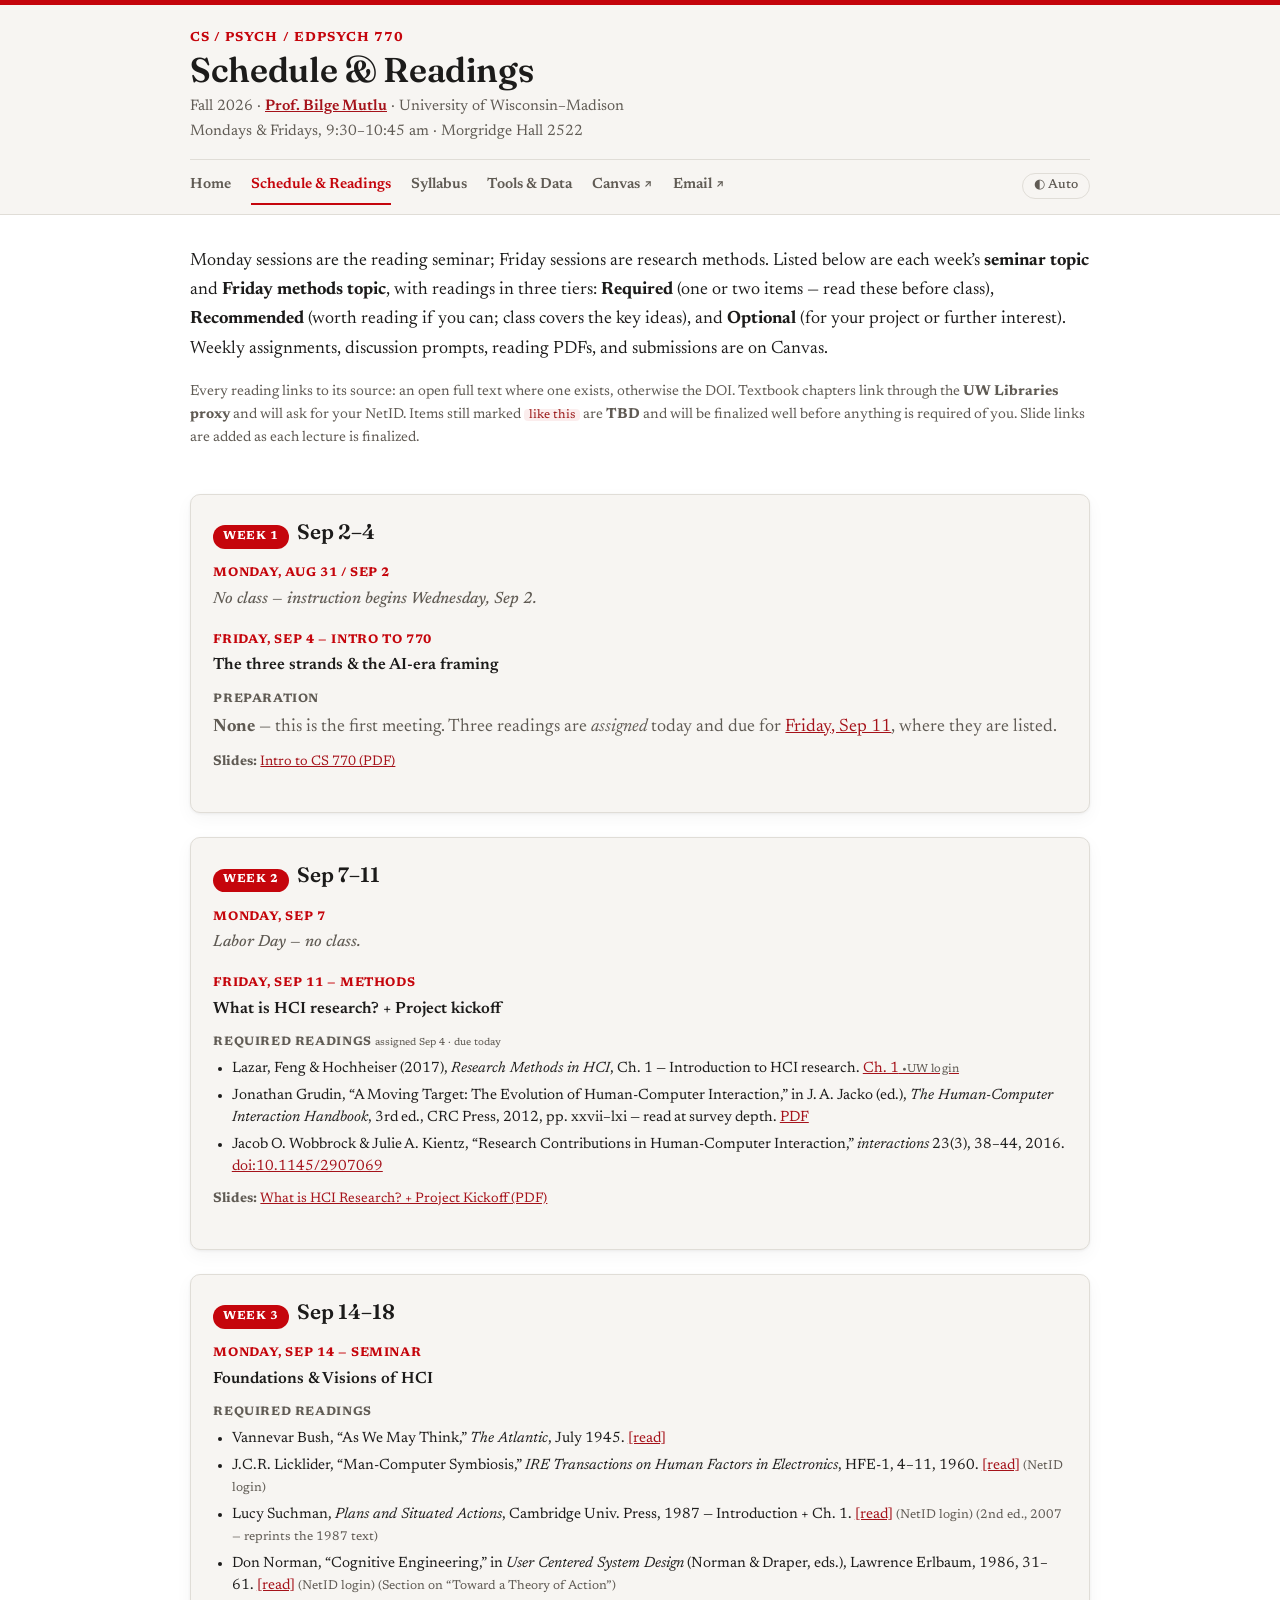
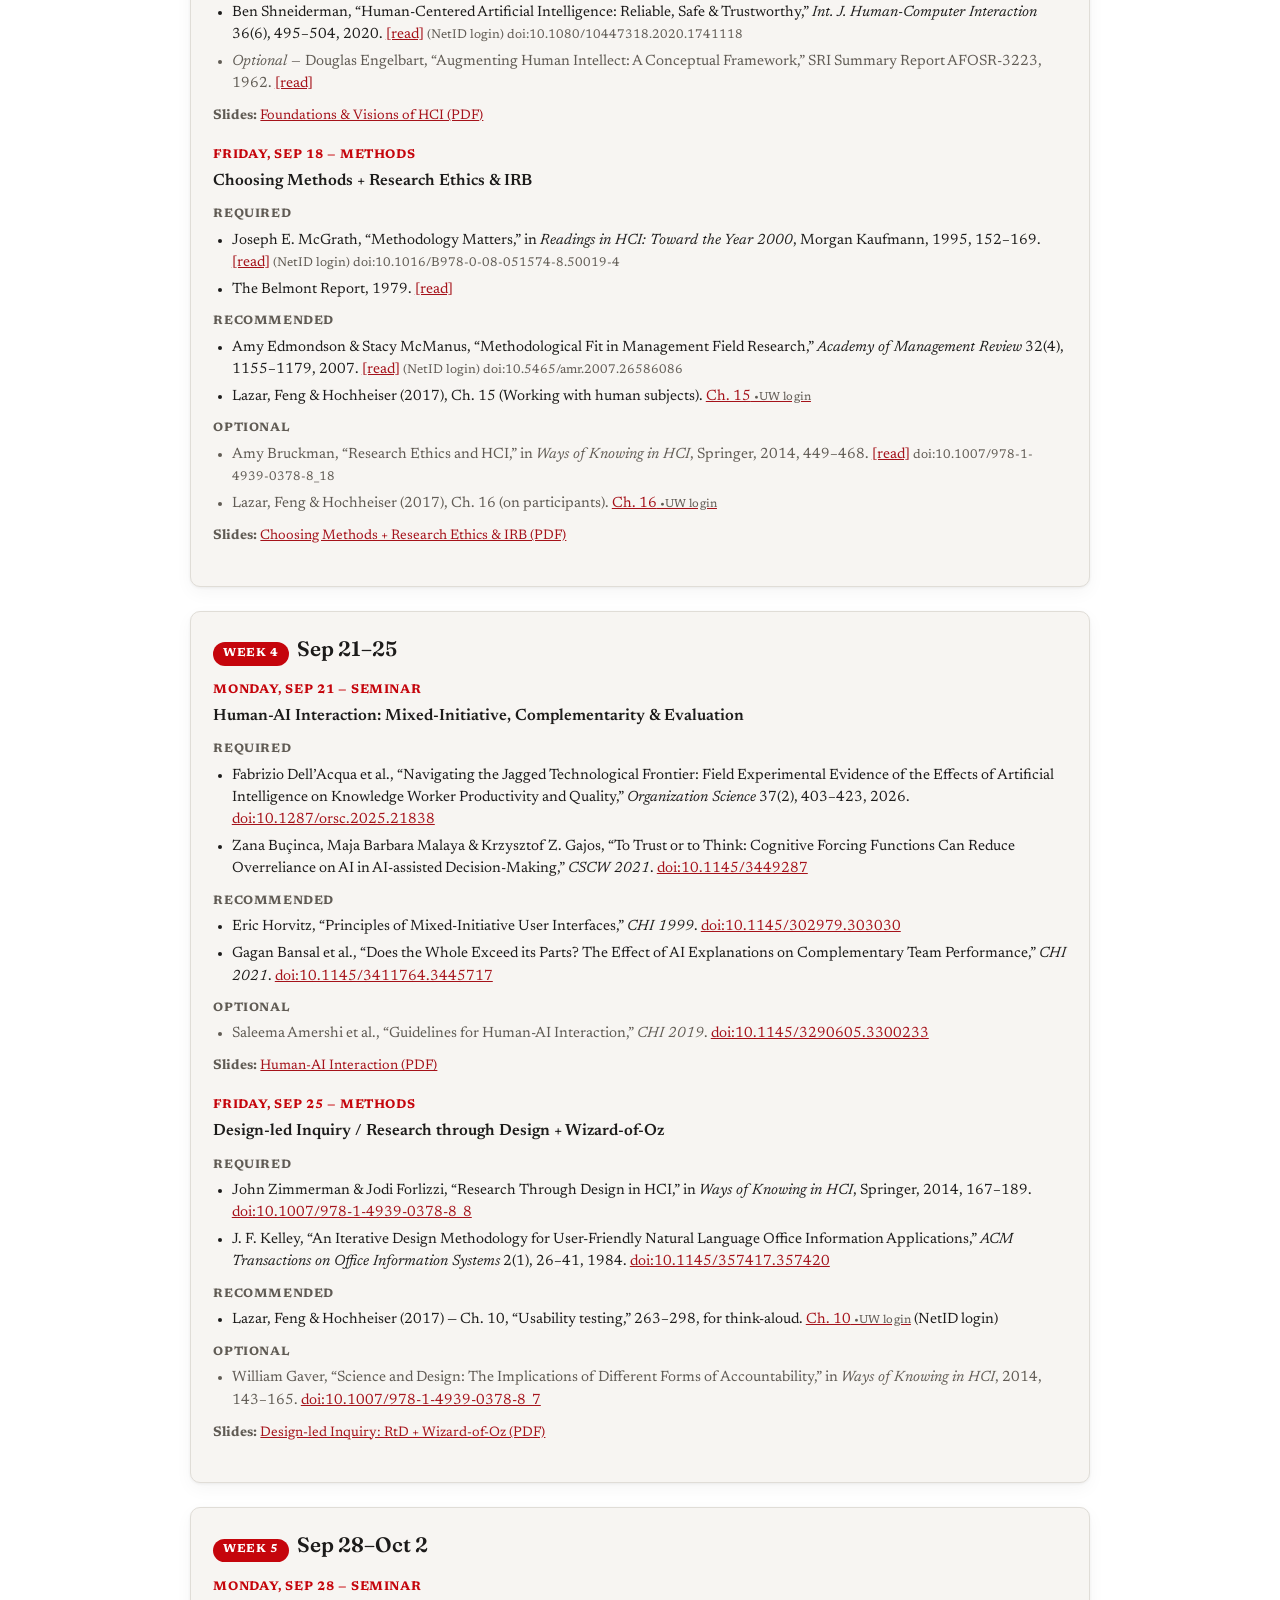
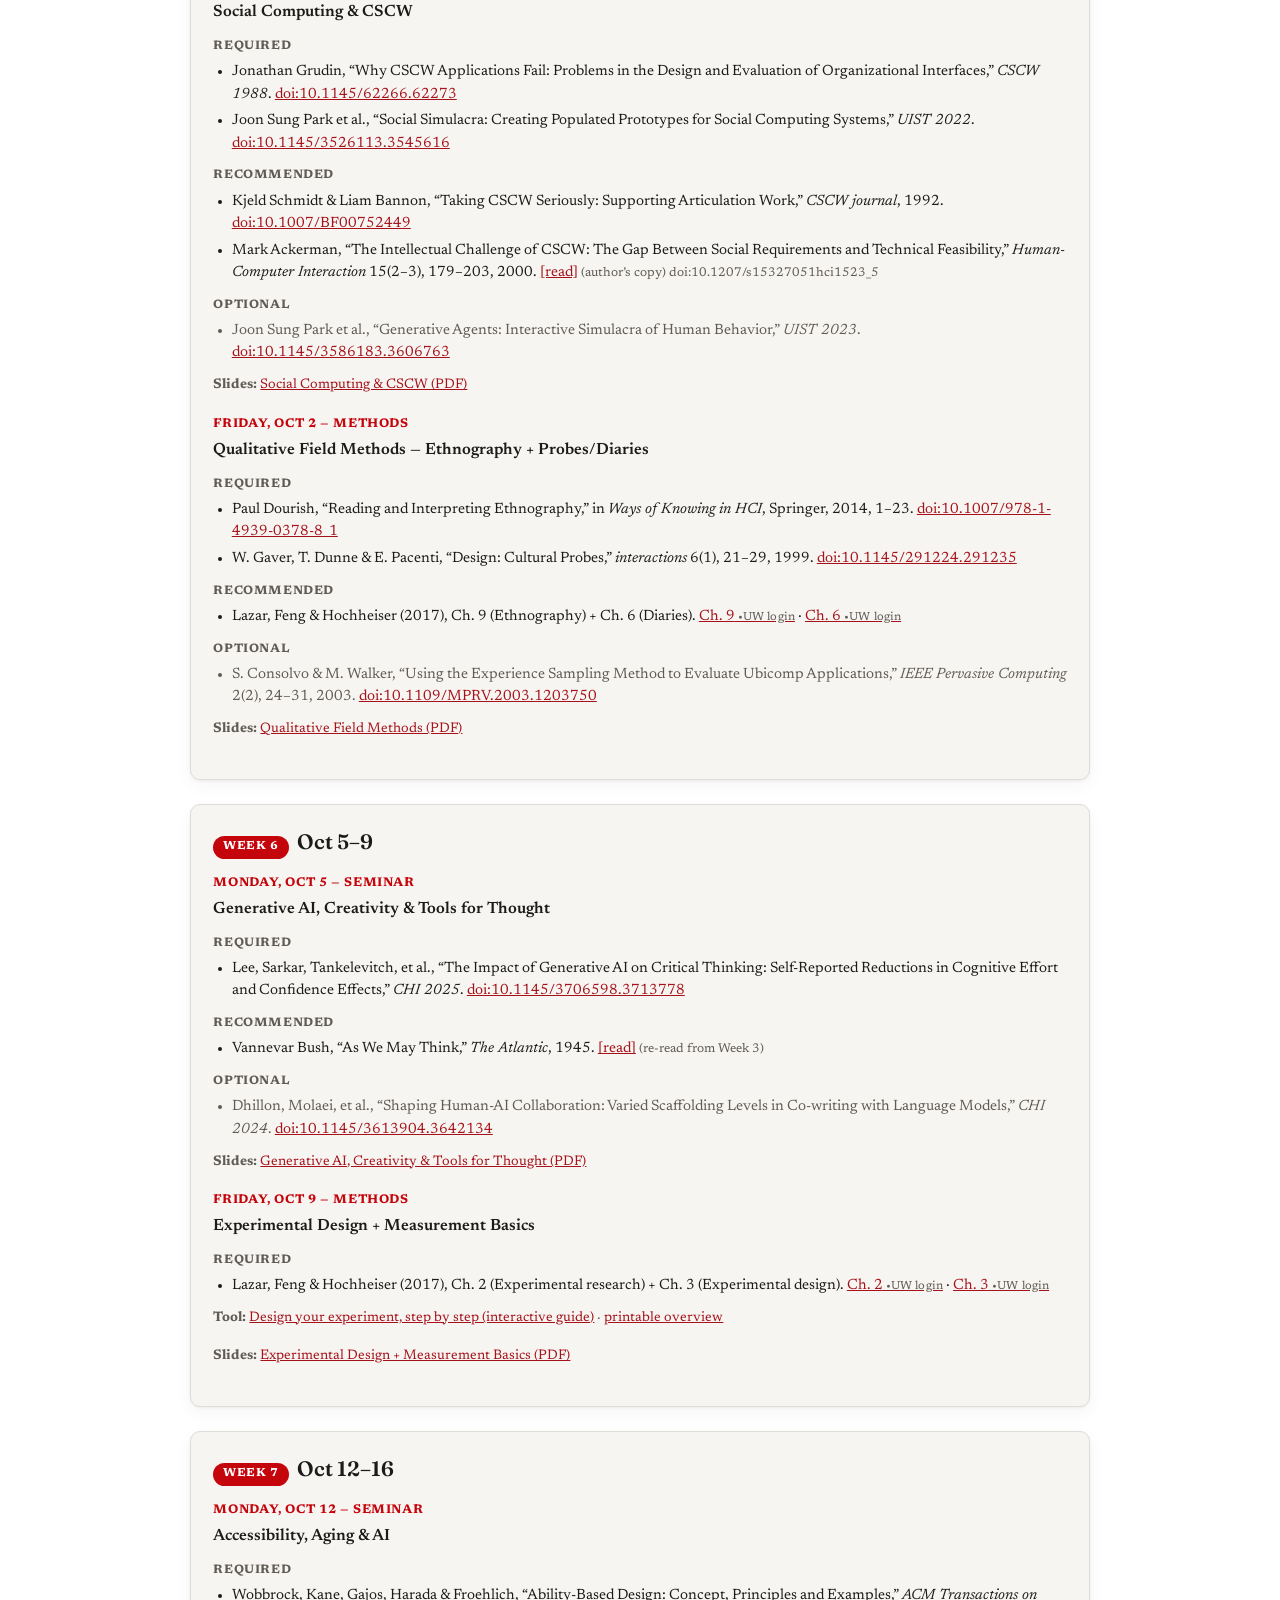
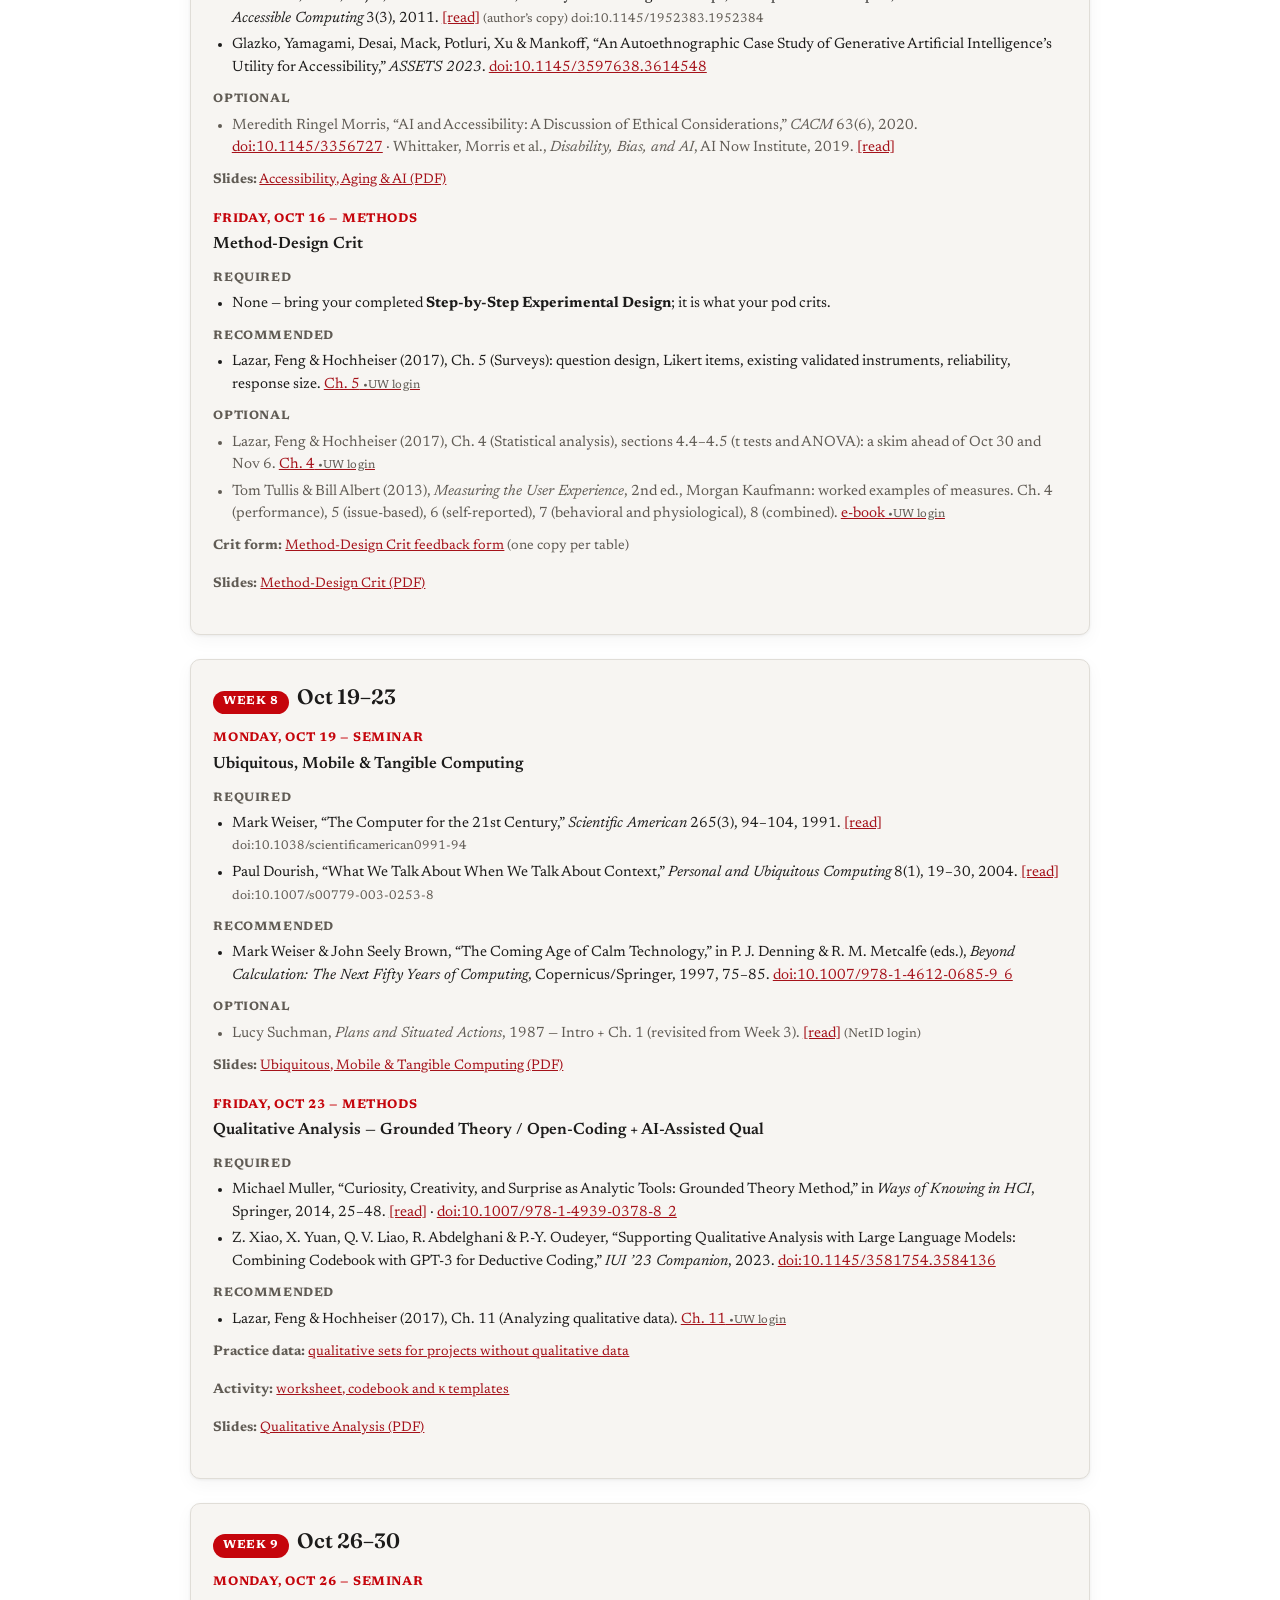
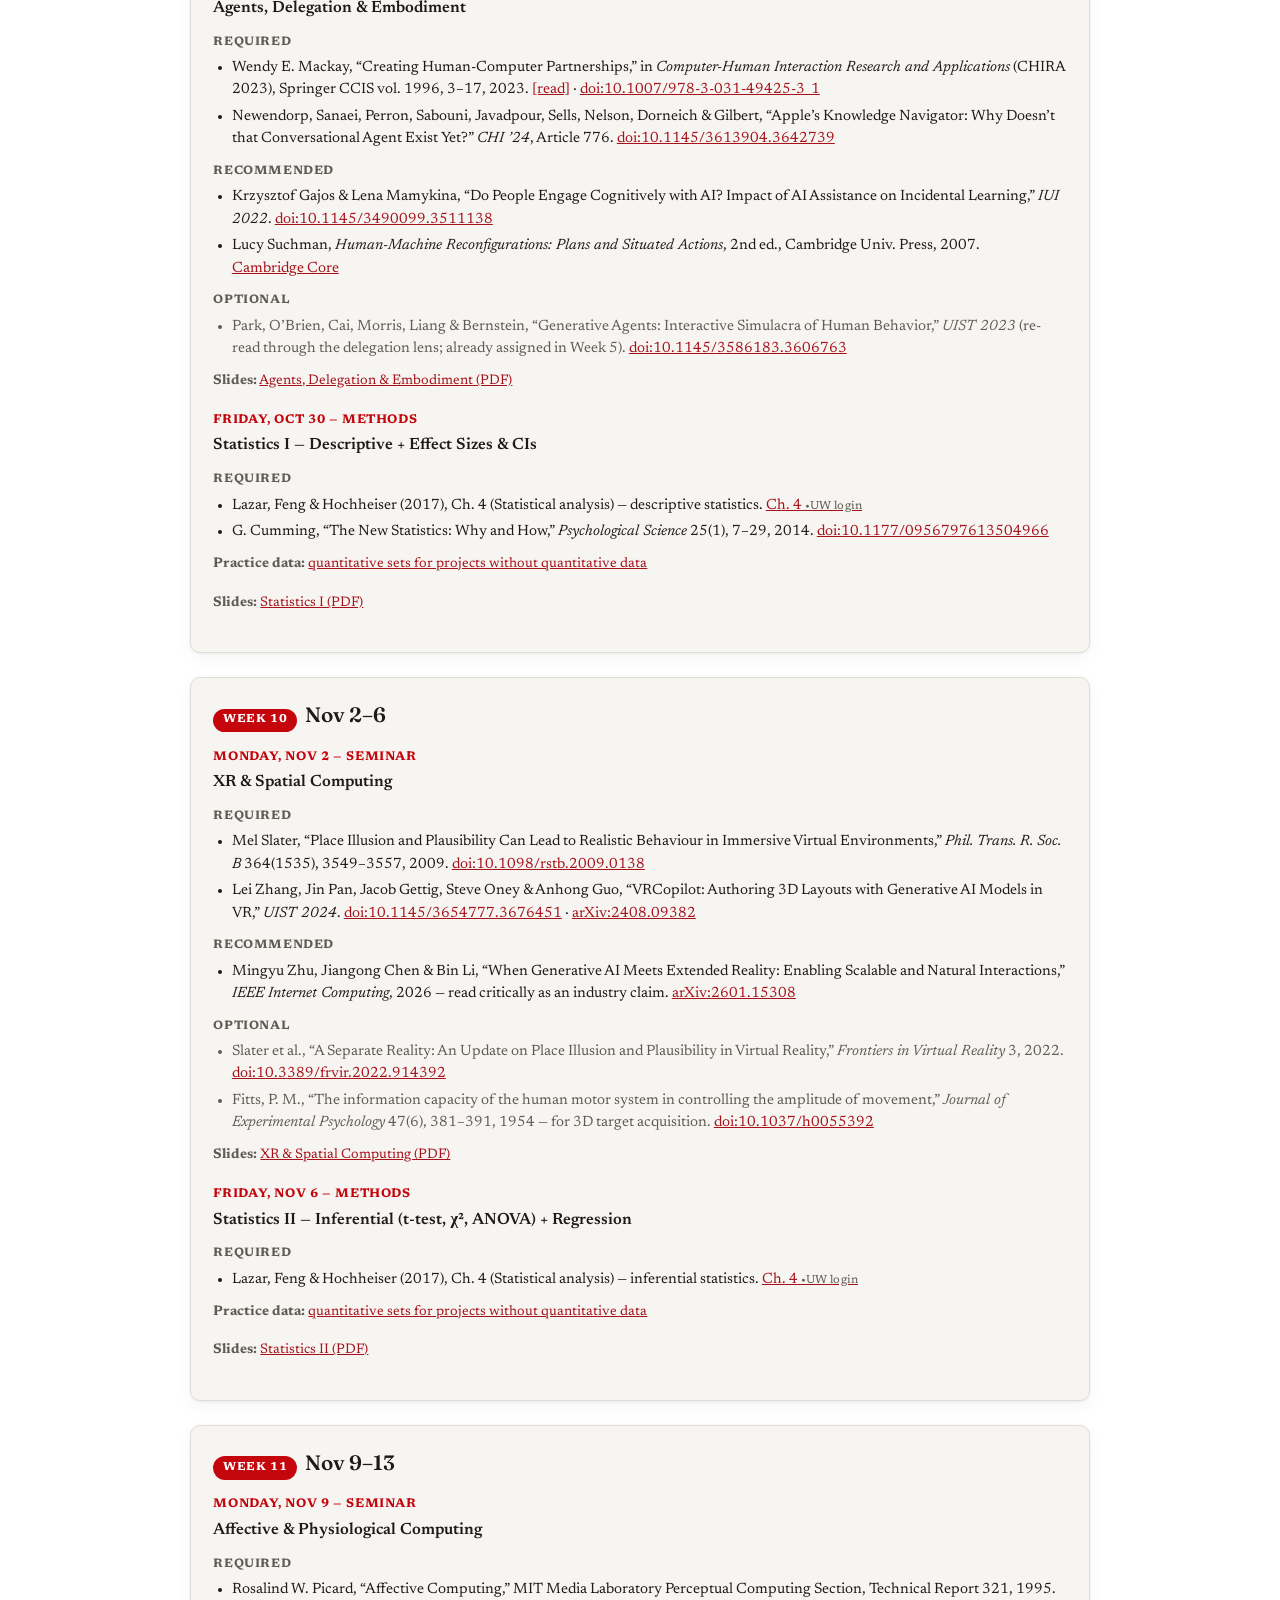
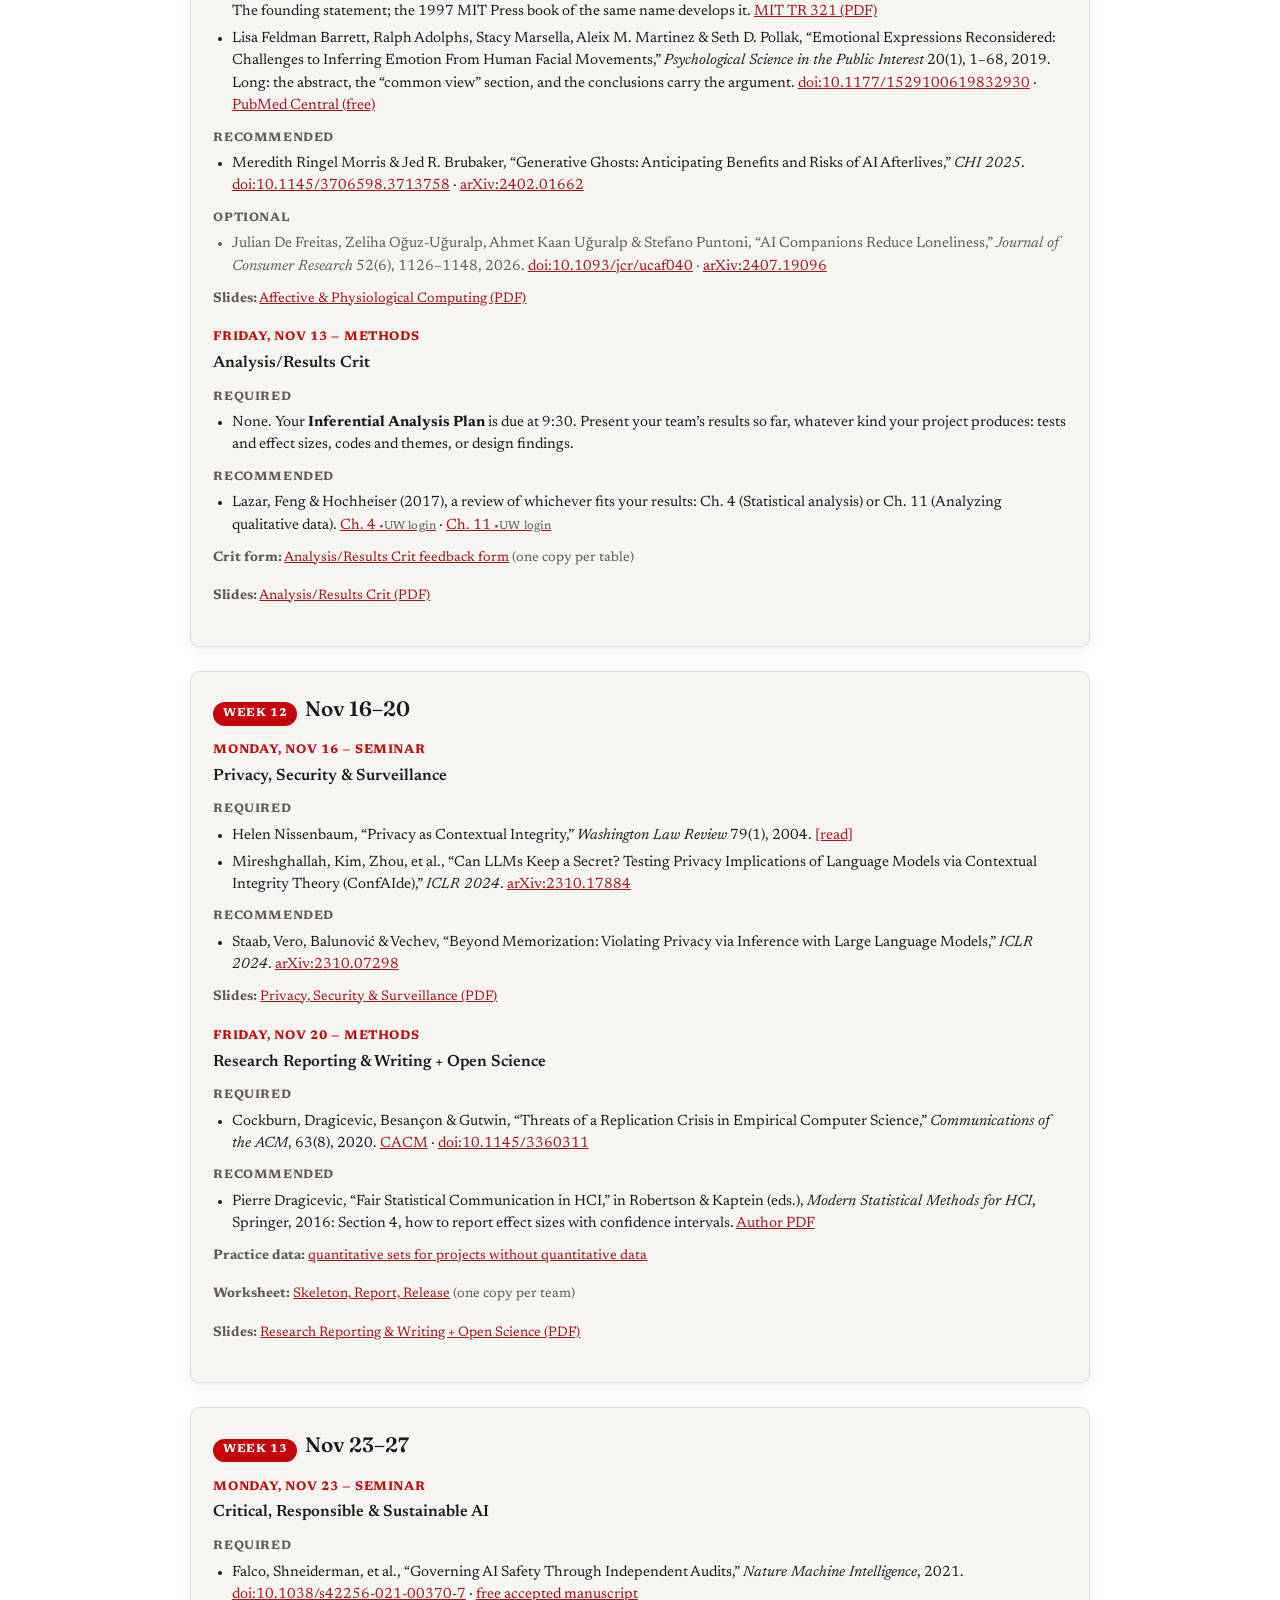
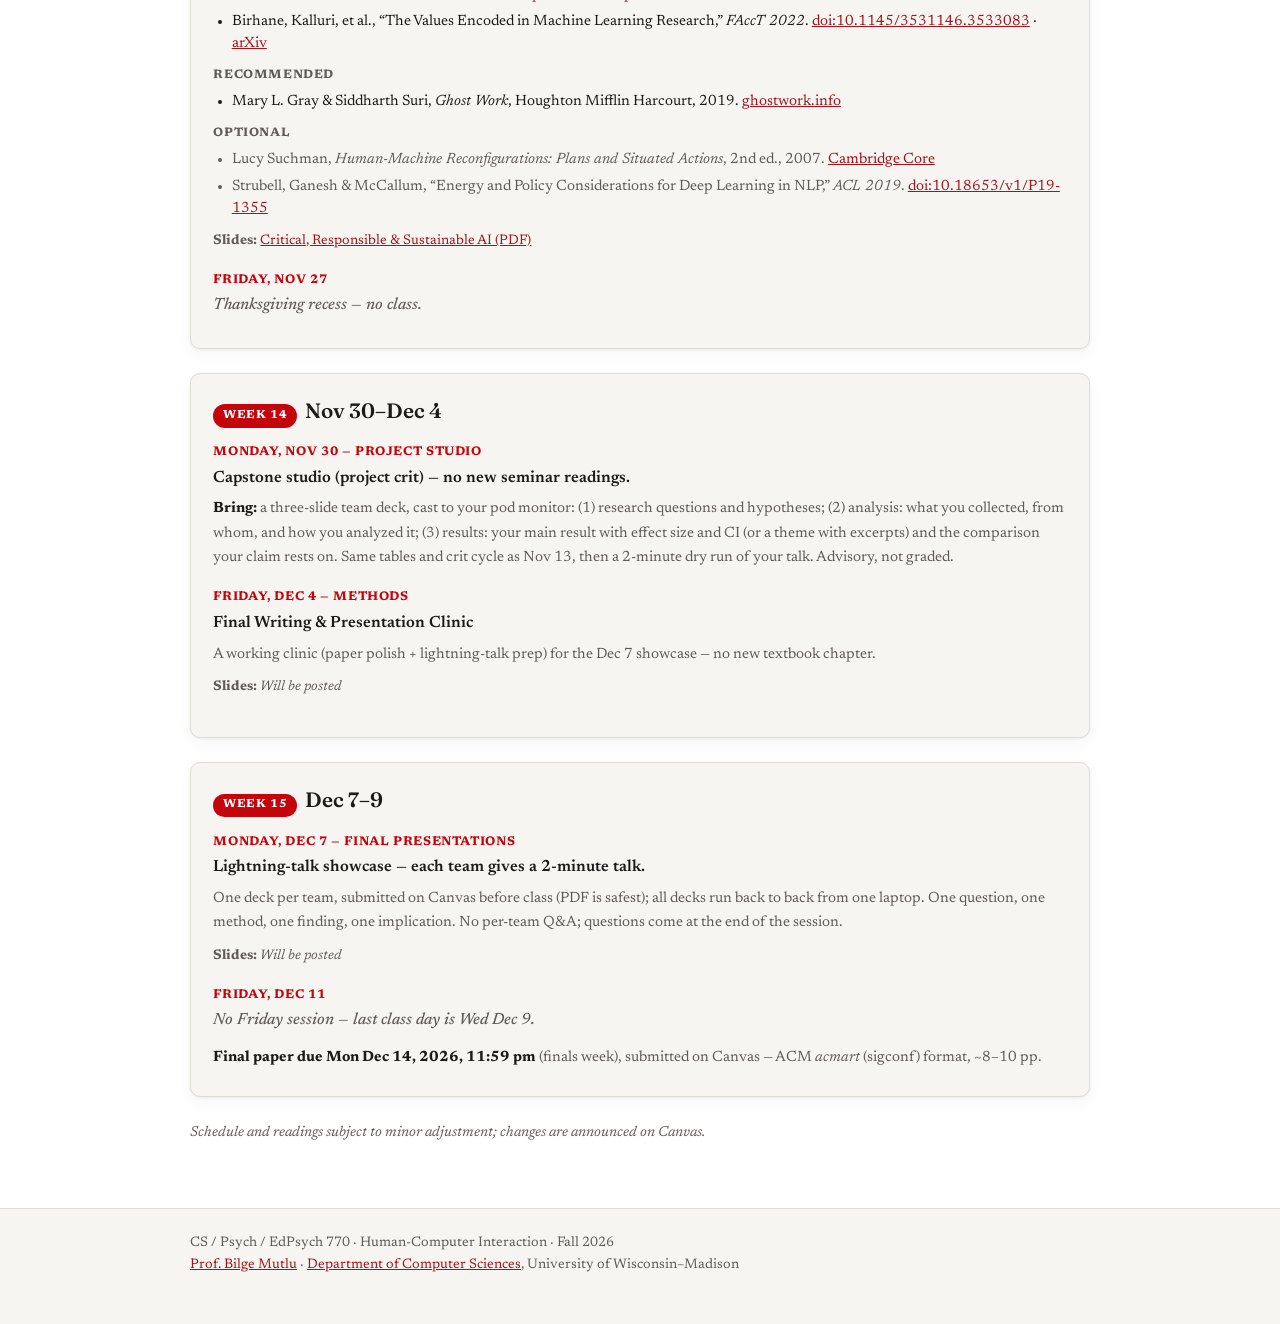
<file: schedule.html>
<!DOCTYPE html>
<html lang="en">
<head>
  <meta charset="utf-8">
  <meta name="viewport" content="width=device-width, initial-scale=1">
  <title>Schedule &amp; Readings — CS 770 · Fall 2026</title>
  <meta name="description" content="Week-by-week schedule and public required readings for CS 770 Human-Computer Interaction, Fall 2026.">
  <script>
    (function () {
      try {
        var t = localStorage.getItem('cs770-theme');
        if (t === 'light' || t === 'dark') document.documentElement.setAttribute('data-theme', t);
      } catch (e) {}
    })();
  </script>
  <link rel="preconnect" href="https://fonts.googleapis.com">
  <link rel="preconnect" href="https://fonts.gstatic.com" crossorigin>
  <link href="https://fonts.googleapis.com/css2?family=Fraunces:opsz,wght@9..144,400..700&family=Newsreader:ital,opsz,wght@0,6..72,400..600;1,6..72,400..500&display=swap" rel="stylesheet">
  <link rel="stylesheet" href="style.css">
  <script src="theme.js" defer></script>
</head>
<body>
  <header class="site-header">
    <div class="wrap">
      <p class="course-num">CS / Psych / EdPsych 770</p>
      <h1>Schedule &amp; Readings</h1>
      <p class="meta">
        Fall 2026 &middot; <strong><a href="https://bmutlu.github.io">Prof. Bilge Mutlu</a></strong> &middot;
        University of Wisconsin&ndash;Madison<br>
        Mondays &amp; Fridays, 9:30&ndash;10:45&nbsp;am &middot;
        Morgridge Hall 2522
      </p>
      <nav class="site-nav" aria-label="Primary">
        <a href="index.html">Home</a>
        <a href="schedule.html" aria-current="page">Schedule &amp; Readings</a>
        <a href="syllabus.html">Syllabus</a>
        <a href="tools.html">Tools &amp; Data</a>
        <a class="external" href="https://canvas.wisc.edu/courses/527593" target="_blank" rel="noopener">Canvas</a>
        <a class="external" href="mailto:hci-class@cs.wisc.edu">Email</a>
        <button class="theme-toggle" onclick="__cs770cycle()">◐ Auto</button>
      </nav>
    </div>
  </header>

  <main>
    <section id="intro">
      <p class="lede">
        Monday sessions are the reading seminar; Friday sessions are research methods.
        Listed below are each week&rsquo;s <strong>seminar topic</strong> and <strong>Friday methods topic</strong>, with readings in three tiers: <strong>Required</strong> (one or two items &mdash; read these before class), <strong>Recommended</strong> (worth reading if you can; class covers the key ideas), and <strong>Optional</strong> (for your project or further interest). Weekly assignments, discussion prompts,
        reading PDFs, and submissions are on Canvas.
      </p>
      <p style="font-size:0.9rem;color:var(--muted);">
        Every reading links to its source: an open full text where one exists, otherwise the DOI.
        Textbook chapters link through the <strong>UW Libraries proxy</strong> and will ask for your
        NetID. Items still marked <span class="review">like this</span> are <strong>TBD</strong> and will be
        finalized well before anything is required of you. Slide links are added as each lecture is finalized.
      </p>
    </section>

    <!-- WEEK 1 -->
    <div class="week" id="wk1">
      <h3><span class="wk-tag">Week 1</span> Sep 2&ndash;4</h3>
      <div class="session">
        <p class="day">Monday, Aug 31 / Sep 2</p>
        <p class="topic off">No class &mdash; instruction begins Wednesday, Sep 2.</p>
      </div>
      <div class="session">
        <p class="day">Friday, Sep 4 &mdash; Intro to 770</p>
        <p class="topic">The three strands &amp; the AI-era framing</p>
        <p class="reading-label">Preparation</p>
        <p class="no-prep"><strong>None</strong> &mdash; this is the first meeting. Three readings are
        <em>assigned</em> today and due for <a href="#wk2">Friday, Sep&nbsp;11</a>, where they are listed.</p>
        <p class="slides"><strong>Slides:</strong> <a href="lecture-pdfs/w01-intro.pdf">Intro to CS 770 (PDF)</a></p>
      </div>
    </div>

    <!-- WEEK 2 -->
    <div class="week" id="wk2">
      <h3><span class="wk-tag">Week 2</span> Sep 7&ndash;11</h3>
      <div class="session">
        <p class="day">Monday, Sep 7</p>
        <p class="topic off">Labor Day &mdash; no class.</p>
      </div>
      <div class="session">
        <p class="day">Friday, Sep 11 &mdash; Methods</p>
        <p class="topic">What is HCI research? + Project kickoff</p>
        <p class="reading-label">Required readings <span class="assigned">assigned Sep 4 &middot; due today</span></p>
        <ul class="readings">
          <li>Lazar, Feng &amp; Hochheiser (2017), <em>Research Methods in HCI</em>, Ch. 1 &mdash; Introduction to HCI research. <a class="uw" href="https://www-sciencedirect-com.ezproxy.library.wisc.edu/science/chapter/monograph/pii/B9780128053904000017">Ch.&nbsp;1</a></li>
          <li>Jonathan Grudin, &ldquo;A Moving Target: The Evolution of Human-Computer Interaction,&rdquo; in J. A. Jacko (ed.), <em>The Human-Computer Interaction Handbook</em>, 3rd ed., CRC Press, 2012, pp. xxvii&ndash;lxi &mdash; read at survey depth. <a href="https://www.microsoft.com/en-us/research/wp-content/uploads/2017/01/HCIhandbook3rd.pdf">PDF</a></li>
          <li>Jacob O. Wobbrock &amp; Julie A. Kientz, &ldquo;Research Contributions in Human-Computer Interaction,&rdquo; <em>interactions</em> 23(3), 38&ndash;44, 2016. <a href="https://doi.org/10.1145/2907069">doi:10.1145/2907069</a></li>
        </ul>
        <p class="slides"><strong>Slides:</strong> <a href="lecture-pdfs/w02-methods-hci-research.pdf">What is HCI Research? + Project Kickoff (PDF)</a></p>
      </div>
    </div>

    <!-- WEEK 3 -->
    <div class="week" id="wk3">
      <h3><span class="wk-tag">Week 3</span> Sep 14&ndash;18</h3>
      <div class="session">
        <p class="day">Monday, Sep 14 &mdash; Seminar</p>
        <p class="topic">Foundations &amp; Visions of HCI</p>
        <p class="reading-label">Required readings</p>
        <ul class="readings">
          <li>Vannevar Bush, &ldquo;As We May Think,&rdquo; <em>The Atlantic</em>, July 1945.
            <a href="https://dl.acm.org/doi/pdf/10.1145/227181.227186">[read]</a></li>
          <li>J.C.R. Licklider, &ldquo;Man-Computer Symbiosis,&rdquo; <em>IRE Transactions on Human Factors in Electronics</em>, HFE-1, 4&ndash;11, 1960.
            <a href="https://drive.google.com/open?id=1TZbyCjoPYWYnZcnFjxziSYwGIQDQIFlh&amp;usp=drive_fs">[read]</a> <span class="note">(NetID login)</span></li>
          <li>Lucy Suchman, <em>Plans and Situated Actions</em>, Cambridge Univ. Press, 1987 &mdash; Introduction + Ch. 1. <a href="https://drive.google.com/open?id=1s7kWt1MTlQ_19l6GNcAlfHkWeDJhNISX&amp;usp=drive_fs">[read]</a> <span class="note">(NetID login)</span> <span class="note">(2nd ed., 2007 &mdash; reprints the 1987 text)</span></li>
          <li>Don Norman, &ldquo;Cognitive Engineering,&rdquo; in <em>User Centered System Design</em> (Norman &amp; Draper, eds.), Lawrence Erlbaum, 1986, 31&ndash;61. <a href="https://drive.google.com/open?id=16IQYkpc-uaEf5UPzI-BgYecIIAIbyyRi&amp;usp=drive_fs">[read]</a> <span class="note">(NetID login)</span> <span class="note">(Section on &ldquo;Toward a Theory of Action&rdquo;)</span></li>
          <li>Ben Shneiderman, &ldquo;Human-Centered Artificial Intelligence: Reliable, Safe &amp; Trustworthy,&rdquo; <em>Int. J. Human-Computer Interaction</em> 36(6), 495&ndash;504, 2020. <a href="https://drive.google.com/file/d/1yH4gLRW5Hn2g-3WMpcFCxexgYTXzZhAn/view?usp=sharing">[read]</a> <span class="note">(NetID login)</span> <span class="note">doi:10.1080/10447318.2020.1741118</span></li>
          <li class="opt">Douglas Engelbart, &ldquo;Augmenting Human Intellect: A Conceptual Framework,&rdquo; SRI Summary Report AFOSR-3223, 1962. <a href="https://www.dougengelbart.org/AHI-Framework">[read]</a></li>
        </ul>
        <p class="slides"><strong>Slides:</strong> <a href="lecture-pdfs/w03-seminar-foundations.pdf">Foundations &amp; Visions of HCI (PDF)</a></p>
      </div>
      <div class="session">
        <p class="day">Friday, Sep 18 &mdash; Methods</p>
        <p class="topic">Choosing Methods + Research Ethics &amp; IRB</p>
        <p class="reading-label">Required</p>
        <ul class="readings">
          <li>Joseph E. McGrath, &ldquo;Methodology Matters,&rdquo; in <em>Readings in HCI: Toward the Year 2000</em>, Morgan Kaufmann, 1995, 152&ndash;169. <a href="https://drive.google.com/open?id=14aXhNsoVqBKiZnaxeMhkcXtNgNJqTcXH&amp;usp=drive_fs">[read]</a> <span class="note">(NetID login)</span> <span class="note">doi:10.1016/B978-0-08-051574-8.50019-4</span></li>
          <li>The Belmont Report, 1979. <a href="https://www.hhs.gov/ohrp/regulations-and-policy/belmont-report/read-the-belmont-report/index.html">[read]</a></li>
        </ul>
        <p class="reading-label">Recommended</p>
        <ul class="readings">
          <li>Amy Edmondson &amp; Stacy McManus, &ldquo;Methodological Fit in Management Field Research,&rdquo; <em>Academy of Management Review</em> 32(4), 1155&ndash;1179, 2007. <a href="https://drive.google.com/open?id=15t_59QtNiuLhSh1r520F_OfdbSb_a2-1&amp;usp=drive_fs">[read]</a> <span class="note">(NetID login)</span> <span class="note">doi:10.5465/amr.2007.26586086</span></li>
          <li>Lazar, Feng &amp; Hochheiser (2017), Ch. 15 (Working with human subjects). <a class="uw" href="https://www-sciencedirect-com.ezproxy.library.wisc.edu/science/chapter/monograph/pii/B9780128053904000157">Ch.&nbsp;15</a></li>
        </ul>
        <p class="reading-label">Optional</p>
        <ul class="readings tier-opt">
          <li>Amy Bruckman, &ldquo;Research Ethics and HCI,&rdquo; in <em>Ways of Knowing in HCI</em>, Springer, 2014, 449&ndash;468. <a href="https://link.springer.com/chapter/10.1007/978-1-4939-0378-8_18">[read]</a> <span class="note">doi:10.1007/978-1-4939-0378-8_18</span></li>
          <li>Lazar, Feng &amp; Hochheiser (2017), Ch. 16 (on participants). <a class="uw" href="https://www-sciencedirect-com.ezproxy.library.wisc.edu/science/chapter/monograph/pii/B9780128053904000169">Ch.&nbsp;16</a></li>
        </ul>
        <p class="slides"><strong>Slides:</strong> <a href="lecture-pdfs/w03-methods-choosing-ethics.pdf">Choosing Methods + Research Ethics &amp; IRB (PDF)</a></p>
      </div>
    </div>

    <!-- WEEK 4 -->
    <div class="week" id="wk4">
      <h3><span class="wk-tag">Week 4</span> Sep 21&ndash;25</h3>
      <div class="session">
        <p class="day">Monday, Sep 21 &mdash; Seminar</p>
        <p class="topic">Human-AI Interaction: Mixed-Initiative, Complementarity &amp; Evaluation</p>
        <p class="reading-label">Required</p>
        <ul class="readings">
          <li>Fabrizio Dell&rsquo;Acqua et al., &ldquo;Navigating the Jagged Technological Frontier: Field Experimental Evidence of the Effects of Artificial Intelligence on Knowledge Worker Productivity and Quality,&rdquo; <em>Organization Science</em> 37(2), 403&ndash;423, 2026. <a href="https://doi.org/10.1287/orsc.2025.21838">doi:10.1287/orsc.2025.21838</a></li>
          <li>Zana Bu&ccedil;inca, Maja Barbara Malaya &amp; Krzysztof Z. Gajos, &ldquo;To Trust or to Think: Cognitive Forcing Functions Can Reduce Overreliance on AI in AI-assisted Decision-Making,&rdquo; <em>CSCW 2021</em>. <a href="https://doi.org/10.1145/3449287">doi:10.1145/3449287</a></li>
        </ul>
        <p class="reading-label">Recommended</p>
        <ul class="readings">
          <li>Eric Horvitz, &ldquo;Principles of Mixed-Initiative User Interfaces,&rdquo; <em>CHI 1999</em>. <a href="https://doi.org/10.1145/302979.303030">doi:10.1145/302979.303030</a></li>
          <li>Gagan Bansal et al., &ldquo;Does the Whole Exceed its Parts? The Effect of AI Explanations on Complementary Team Performance,&rdquo; <em>CHI 2021</em>. <a href="https://doi.org/10.1145/3411764.3445717">doi:10.1145/3411764.3445717</a></li>
        </ul>
        <p class="reading-label">Optional</p>
        <ul class="readings tier-opt">
          <li>Saleema Amershi et al., &ldquo;Guidelines for Human-AI Interaction,&rdquo; <em>CHI 2019</em>. <a href="https://doi.org/10.1145/3290605.3300233">doi:10.1145/3290605.3300233</a></li>
        </ul>
        <p class="slides"><strong>Slides:</strong> <a href="lecture-pdfs/w04-seminar-human-ai.pdf">Human-AI Interaction (PDF)</a></p>
      </div>
      <div class="session">
        <p class="day">Friday, Sep 25 &mdash; Methods</p>
        <p class="topic">Design-led Inquiry / Research through Design + Wizard-of-Oz</p>
        <p class="reading-label">Required</p>
        <ul class="readings">
          <li>John Zimmerman &amp; Jodi Forlizzi, &ldquo;Research Through Design in HCI,&rdquo; in <em>Ways of Knowing in HCI</em>, Springer, 2014, 167&ndash;189. <a href="https://doi.org/10.1007/978-1-4939-0378-8_8">doi:10.1007/978-1-4939-0378-8_8</a></li>
          <li>J. F. Kelley, &ldquo;An Iterative Design Methodology for User-Friendly Natural Language Office Information Applications,&rdquo; <em>ACM Transactions on Office Information Systems</em> 2(1), 26&ndash;41, 1984. <a href="https://doi.org/10.1145/357417.357420">doi:10.1145/357417.357420</a></li>
        </ul>
        <p class="reading-label">Recommended</p>
        <ul class="readings">
          <li>Lazar, Feng &amp; Hochheiser (2017) &mdash; Ch. 10, &ldquo;Usability testing,&rdquo; 263&ndash;298, for think-aloud. <a class="uw" href="https://www-sciencedirect-com.ezproxy.library.wisc.edu/science/chapter/monograph/pii/B9780128053904000108">Ch.&nbsp;10</a> (NetID login)</li>
        </ul>
        <p class="reading-label">Optional</p>
        <ul class="readings tier-opt">
          <li>William Gaver, &ldquo;Science and Design: The Implications of Different Forms of Accountability,&rdquo; in <em>Ways of Knowing in HCI</em>, 2014, 143&ndash;165. <a href="https://doi.org/10.1007/978-1-4939-0378-8_7">doi:10.1007/978-1-4939-0378-8_7</a></li>
        </ul>
        <p class="slides"><strong>Slides:</strong> <a href="lecture-pdfs/w04-methods-rtd-woz.pdf">Design-led Inquiry: RtD + Wizard-of-Oz (PDF)</a></p>
      </div>
    </div>

    <!-- WEEK 5 -->
    <div class="week" id="wk5">
      <h3><span class="wk-tag">Week 5</span> Sep 28&ndash;Oct 2</h3>
      <div class="session">
        <p class="day">Monday, Sep 28 &mdash; Seminar</p>
        <p class="topic">Social Computing &amp; CSCW</p>
        <p class="reading-label">Required</p>
        <ul class="readings">
          <li>Jonathan Grudin, &ldquo;Why CSCW Applications Fail: Problems in the Design and Evaluation of Organizational Interfaces,&rdquo; <em>CSCW 1988</em>. <a href="https://doi.org/10.1145/62266.62273">doi:10.1145/62266.62273</a></li>
          <li>Joon Sung Park et al., &ldquo;Social Simulacra: Creating Populated Prototypes for Social Computing Systems,&rdquo; <em>UIST 2022</em>. <a href="https://doi.org/10.1145/3526113.3545616">doi:10.1145/3526113.3545616</a></li>
        </ul>
        <p class="reading-label">Recommended</p>
        <ul class="readings">
          <li>Kjeld Schmidt &amp; Liam Bannon, &ldquo;Taking CSCW Seriously: Supporting Articulation Work,&rdquo; <em>CSCW journal</em>, 1992. <a href="https://doi.org/10.1007/BF00752449">doi:10.1007/BF00752449</a></li>
          <li>Mark Ackerman, &ldquo;The Intellectual Challenge of CSCW: The Gap Between Social Requirements and Technical Feasibility,&rdquo; <em>Human-Computer Interaction</em> 15(2&ndash;3), 179&ndash;203, 2000. <a href="https://web.eecs.umich.edu/~ackerm/pub/00a10/hci.final.pdf">[read]</a> <span class="note">(author&rsquo;s copy)</span> <span class="note">doi:10.1207/s15327051hci1523_5</span></li>
        </ul>
        <p class="reading-label">Optional</p>
        <ul class="readings tier-opt">
          <li>Joon Sung Park et al., &ldquo;Generative Agents: Interactive Simulacra of Human Behavior,&rdquo; <em>UIST 2023</em>. <a href="https://doi.org/10.1145/3586183.3606763">doi:10.1145/3586183.3606763</a></li>
        </ul>
        <p class="slides"><strong>Slides:</strong> <a href="lecture-pdfs/w05-seminar-cscw.pdf">Social Computing &amp; CSCW (PDF)</a></p>
      </div>
      <div class="session">
        <p class="day">Friday, Oct 2 &mdash; Methods</p>
        <p class="topic">Qualitative Field Methods &mdash; Ethnography + Probes/Diaries</p>
        <p class="reading-label">Required</p>
        <ul class="readings">
          <li>Paul Dourish, &ldquo;Reading and Interpreting Ethnography,&rdquo; in <em>Ways of Knowing in HCI</em>, Springer, 2014, 1&ndash;23. <a href="https://doi.org/10.1007/978-1-4939-0378-8_1">doi:10.1007/978-1-4939-0378-8_1</a></li>
          <li>W. Gaver, T. Dunne &amp; E. Pacenti, &ldquo;Design: Cultural Probes,&rdquo; <em>interactions</em> 6(1), 21&ndash;29, 1999. <a href="https://doi.org/10.1145/291224.291235">doi:10.1145/291224.291235</a></li>
        </ul>
        <p class="reading-label">Recommended</p>
        <ul class="readings">
          <li>Lazar, Feng &amp; Hochheiser (2017), Ch. 9 (Ethnography) + Ch. 6 (Diaries). <a class="uw" href="https://www-sciencedirect-com.ezproxy.library.wisc.edu/science/chapter/monograph/pii/B9780128053904000091">Ch.&nbsp;9</a> &middot; <a class="uw" href="https://www-sciencedirect-com.ezproxy.library.wisc.edu/science/chapter/monograph/pii/B9780128053904000066">Ch.&nbsp;6</a></li>
        </ul>
        <p class="reading-label">Optional</p>
        <ul class="readings tier-opt">
          <li>S. Consolvo &amp; M. Walker, &ldquo;Using the Experience Sampling Method to Evaluate Ubicomp Applications,&rdquo; <em>IEEE Pervasive Computing</em> 2(2), 24&ndash;31, 2003. <a href="https://doi.org/10.1109/MPRV.2003.1203750">doi:10.1109/MPRV.2003.1203750</a></li>
        </ul>
        <p class="slides"><strong>Slides:</strong> <a href="lecture-pdfs/w05-methods-qual-field.pdf">Qualitative Field Methods (PDF)</a></p>
      </div>
    </div>

    <!-- WEEK 6 -->
    <div class="week" id="wk6">
      <h3><span class="wk-tag">Week 6</span> Oct 5&ndash;9</h3>
      <div class="session">
        <p class="day">Monday, Oct 5 &mdash; Seminar</p>
        <p class="topic">Generative AI, Creativity &amp; Tools for Thought</p>
        <p class="reading-label">Required</p>
        <ul class="readings">
          <li>Lee, Sarkar, Tankelevitch, et al., &ldquo;The Impact of Generative AI on Critical Thinking: Self-Reported Reductions in Cognitive Effort and Confidence Effects,&rdquo; <em>CHI 2025</em>. <a href="https://doi.org/10.1145/3706598.3713778">doi:10.1145/3706598.3713778</a></li>
        </ul>
        <p class="reading-label">Recommended</p>
        <ul class="readings">
          <li>Vannevar Bush, &ldquo;As We May Think,&rdquo; <em>The Atlantic</em>, 1945. <a href="https://dl.acm.org/doi/pdf/10.1145/227181.227186">[read]</a> <span class="note">(re-read from Week 3)</span></li>
        </ul>
        <p class="reading-label">Optional</p>
        <ul class="readings tier-opt">
          <li>Dhillon, Molaei, et al., &ldquo;Shaping Human-AI Collaboration: Varied Scaffolding Levels in Co-writing with Language Models,&rdquo; <em>CHI 2024</em>. <a href="https://doi.org/10.1145/3613904.3642134">doi:10.1145/3613904.3642134</a></li>
        </ul>
        <p class="slides"><strong>Slides:</strong> <a href="lecture-pdfs/w06-seminar-genai.pdf">Generative AI, Creativity &amp; Tools for Thought (PDF)</a></p>
      </div>
      <div class="session">
        <p class="day">Friday, Oct 9 &mdash; Methods</p>
        <p class="topic">Experimental Design + Measurement Basics</p>
        <p class="reading-label">Required</p>
        <ul class="readings">
          <li>Lazar, Feng &amp; Hochheiser (2017), Ch. 2 (Experimental research) + Ch. 3 (Experimental design). <a class="uw" href="https://www-sciencedirect-com.ezproxy.library.wisc.edu/science/chapter/monograph/pii/B9780128053904000029">Ch.&nbsp;2</a> &middot; <a class="uw" href="https://www-sciencedirect-com.ezproxy.library.wisc.edu/science/chapter/monograph/pii/B9780128053904000030">Ch.&nbsp;3</a></li>
        </ul>
        <p class="slides"><strong>Tool:</strong> <a href="design-decision.html">Design your experiment, step by step (interactive guide)</a> &middot; <a href="design-guide-overview.html">printable overview</a></p>
        <p class="slides"><strong>Slides:</strong> <a href="lecture-pdfs/w06-methods-experimental.pdf">Experimental Design + Measurement Basics (PDF)</a></p>
      </div>
    </div>

    <!-- WEEK 7 -->
    <div class="week" id="wk7">
      <h3><span class="wk-tag">Week 7</span> Oct 12&ndash;16</h3>
      <div class="session">
        <p class="day">Monday, Oct 12 &mdash; Seminar</p>
        <p class="topic">Accessibility, Aging &amp; AI</p>
        <p class="reading-label">Required</p>
        <ul class="readings">
          <li>Wobbrock, Kane, Gajos, Harada &amp; Froehlich, &ldquo;Ability-Based Design: Concept, Principles and Examples,&rdquo; <em>ACM Transactions on Accessible Computing</em> 3(3), 2011. <a href="https://faculty.washington.edu/wobbrock/pubs/taccess-11.pdf">[read]</a> <span class="note">(author&rsquo;s copy)</span> <span class="note">doi:10.1145/1952383.1952384</span></li>
          <li>Glazko, Yamagami, Desai, Mack, Potluri, Xu &amp; Mankoff, &ldquo;An Autoethnographic Case Study of Generative Artificial Intelligence&rsquo;s Utility for Accessibility,&rdquo; <em>ASSETS 2023</em>. <a href="https://doi.org/10.1145/3597638.3614548">doi:10.1145/3597638.3614548</a></li>
        </ul>
        <p class="reading-label">Optional</p>
        <ul class="readings tier-opt">
          <li>Meredith Ringel Morris, &ldquo;AI and Accessibility: A Discussion of Ethical Considerations,&rdquo; <em>CACM</em> 63(6), 2020. <a href="https://doi.org/10.1145/3356727">doi:10.1145/3356727</a> &middot; Whittaker, Morris et al., <em>Disability, Bias, and AI</em>, AI Now Institute, 2019. <a href="https://ainowinstitute.org/publications/disabilitybiasai-2019">[read]</a></li>
        </ul>
        <p class="slides"><strong>Slides:</strong> <a href="lecture-pdfs/w07-seminar-accessibility.pdf">Accessibility, Aging &amp; AI (PDF)</a></p>
      </div>
      <div class="session">
        <p class="day">Friday, Oct 16 &mdash; Methods</p>
        <p class="topic">Method-Design Crit</p>
        <p class="reading-label">Required</p>
        <ul class="readings">
          <li>None &mdash; bring your completed <strong>Step-by-Step Experimental Design</strong>; it is what your pod crits.</li>
        </ul>
        <p class="reading-label">Recommended</p>
        <ul class="readings">
          <li>Lazar, Feng &amp; Hochheiser (2017), Ch. 5 (Surveys): question design, Likert items, existing validated instruments, reliability, response size. <a class="uw" href="https://www-sciencedirect-com.ezproxy.library.wisc.edu/science/chapter/monograph/pii/B9780128053904000054">Ch.&nbsp;5</a></li>
        </ul>
        <p class="reading-label">Optional</p>
        <ul class="readings tier-opt">
          <li>Lazar, Feng &amp; Hochheiser (2017), Ch. 4 (Statistical analysis), sections 4.4&ndash;4.5 (t tests and ANOVA): a skim ahead of Oct 30 and Nov 6. <a class="uw" href="https://www-sciencedirect-com.ezproxy.library.wisc.edu/science/chapter/monograph/pii/B9780128053904000042">Ch.&nbsp;4</a></li>
          <li>Tom Tullis &amp; Bill Albert (2013), <em>Measuring the User Experience</em>, 2nd ed., Morgan Kaufmann: worked examples of measures. Ch. 4 (performance), 5 (issue-based), 6 (self-reported), 7 (behavioral and physiological), 8 (combined). <a class="uw" href="https://ebookcentral.proquest.com/lib/wisc/detail.action?docID=1204543&amp;pq-origsite=primo">e-book</a></li>
        </ul>
        <p class="slides"><strong>Crit form:</strong> <a href="https://docs.google.com/document/d/1dQD4P9yuKK8_7jRYnIvselY716AgVEPo/edit?usp=sharing&amp;rtpof=true&amp;sd=true">Method-Design Crit feedback form</a> (one copy per table)</p>
        <p class="slides"><strong>Slides:</strong> <a href="lecture-pdfs/w07-methods-crit-design.pdf">Method-Design Crit (PDF)</a></p>
      </div>
    </div>

    <!-- WEEK 8 -->
    <div class="week" id="wk8">
      <h3><span class="wk-tag">Week 8</span> Oct 19&ndash;23</h3>
      <div class="session">
        <p class="day">Monday, Oct 19 &mdash; Seminar</p>
        <p class="topic">Ubiquitous, Mobile &amp; Tangible Computing</p>
        <p class="reading-label">Required</p>
        <ul class="readings">
          <li>Mark Weiser, &ldquo;The Computer for the 21st Century,&rdquo; <em>Scientific American</em> 265(3), 94&ndash;104, 1991. <a href="https://ics.uci.edu/~dfredmil/ics203b-SQ05/papers/Weiser91.pdf">[read]</a> <span class="note">doi:10.1038/scientificamerican0991-94</span></li>
          <li>Paul Dourish, &ldquo;What We Talk About When We Talk About Context,&rdquo; <em>Personal and Ubiquitous Computing</em> 8(1), 19&ndash;30, 2004. <a href="https://ics.uci.edu/~wmt/courses/Inf241S14/papers/y8h8l9me8yabycl3.pdf">[read]</a> <span class="note">doi:10.1007/s00779-003-0253-8</span></li>
        </ul>
        <p class="reading-label">Recommended</p>
        <ul class="readings">
          <li>Mark Weiser &amp; John Seely Brown, &ldquo;The Coming Age of Calm Technology,&rdquo; in P. J. Denning &amp; R. M. Metcalfe (eds.), <em>Beyond Calculation: The Next Fifty Years of Computing</em>, Copernicus/Springer, 1997, 75&ndash;85. <a href="https://doi.org/10.1007/978-1-4612-0685-9_6">doi:10.1007/978-1-4612-0685-9_6</a></li>
        </ul>
        <p class="reading-label">Optional</p>
        <ul class="readings tier-opt">
          <li>Lucy Suchman, <em>Plans and Situated Actions</em>, 1987 &mdash; Intro + Ch. 1 (revisited from Week 3). <a href="https://drive.google.com/open?id=1s7kWt1MTlQ_19l6GNcAlfHkWeDJhNISX&amp;usp=drive_fs">[read]</a> <span class="note">(NetID login)</span></li>
        </ul>
        <p class="slides"><strong>Slides:</strong> <a href="lecture-pdfs/w08-seminar-ubicomp.pdf">Ubiquitous, Mobile &amp; Tangible Computing (PDF)</a></p>
      </div>
      <div class="session">
        <p class="day">Friday, Oct 23 &mdash; Methods</p>
        <p class="topic">Qualitative Analysis &mdash; Grounded Theory / Open-Coding + AI-Assisted Qual</p>
        <p class="reading-label">Required</p>
        <ul class="readings">
          <li>Michael Muller, &ldquo;Curiosity, Creativity, and Surprise as Analytic Tools: Grounded Theory Method,&rdquo; in <em>Ways of Knowing in HCI</em>, Springer, 2014, 25&ndash;48. <a href="https://web.archive.org/web/20190218023103id_/http://pdfs.semanticscholar.org/09f8/e633eaf825d740c66725651aebb9c49f7e1f.pdf">[read]</a> &middot; <a href="https://doi.org/10.1007/978-1-4939-0378-8_2">doi:10.1007/978-1-4939-0378-8_2</a></li>
          <li>Z. Xiao, X. Yuan, Q. V. Liao, R. Abdelghani &amp; P.-Y. Oudeyer, &ldquo;Supporting Qualitative Analysis with Large Language Models: Combining Codebook with GPT-3 for Deductive Coding,&rdquo; <em>IUI &rsquo;23 Companion</em>, 2023. <a href="https://doi.org/10.1145/3581754.3584136">doi:10.1145/3581754.3584136</a></li>
        </ul>
        <p class="reading-label">Recommended</p>
        <ul class="readings">
          <li>Lazar, Feng &amp; Hochheiser (2017), Ch. 11 (Analyzing qualitative data). <a class="uw" href="https://www-sciencedirect-com.ezproxy.library.wisc.edu/science/chapter/monograph/pii/B978012805390400011X">Ch.&nbsp;11</a></li>
        </ul>
        <p class="slides"><strong>Practice data:</strong> <a href="practice-data.html">qualitative sets for projects without qualitative data</a></p>
        <p class="slides"><strong>Activity:</strong> <a href="practice-data.html#oct23">worksheet, codebook and &kappa; templates</a></p>
        <p class="slides"><strong>Slides:</strong> <a href="lecture-pdfs/w08-methods-qual-analysis.pdf">Qualitative Analysis (PDF)</a></p>
      </div>
    </div>

    <!-- WEEK 9 -->
    <div class="week" id="wk9">
      <h3><span class="wk-tag">Week 9</span> Oct 26&ndash;30</h3>
      <div class="session">
        <p class="day">Monday, Oct 26 &mdash; Seminar</p>
        <p class="topic">Agents, Delegation &amp; Embodiment</p>
        <p class="reading-label">Required</p>
        <ul class="readings">
          <li>Wendy E. Mackay, &ldquo;Creating Human-Computer Partnerships,&rdquo; in <em>Computer-Human Interaction Research and Applications</em> (CHIRA 2023), Springer CCIS vol.&nbsp;1996, 3&ndash;17, 2023. <a href="https://hal.science/hal-04440357/document">[read]</a> &middot; <a href="https://doi.org/10.1007/978-3-031-49425-3_1">doi:10.1007/978-3-031-49425-3_1</a></li>
          <li>Newendorp, Sanaei, Perron, Sabouni, Javadpour, Sells, Nelson, Dorneich &amp; Gilbert, &ldquo;Apple&rsquo;s Knowledge Navigator: Why Doesn&rsquo;t that Conversational Agent Exist Yet?&rdquo; <em>CHI &rsquo;24</em>, Article 776. <a href="https://doi.org/10.1145/3613904.3642739">doi:10.1145/3613904.3642739</a></li>
        </ul>
        <p class="reading-label">Recommended</p>
        <ul class="readings">
          <li>Krzysztof Gajos &amp; Lena Mamykina, &ldquo;Do People Engage Cognitively with AI? Impact of AI Assistance on Incidental Learning,&rdquo; <em>IUI 2022</em>. <a href="https://doi.org/10.1145/3490099.3511138">doi:10.1145/3490099.3511138</a></li>
          <li>Lucy Suchman, <em>Human-Machine Reconfigurations: Plans and Situated Actions</em>, 2nd ed., Cambridge Univ. Press, 2007. <a href="https://doi.org/10.1017/CBO9780511808418">Cambridge&nbsp;Core</a></li>
        </ul>
        <p class="reading-label">Optional</p>
        <ul class="readings tier-opt">
          <li>Park, O&rsquo;Brien, Cai, Morris, Liang &amp; Bernstein, &ldquo;Generative Agents: Interactive Simulacra of Human Behavior,&rdquo; <em>UIST 2023</em> (re-read through the delegation lens; already assigned in Week 5). <a href="https://doi.org/10.1145/3586183.3606763">doi:10.1145/3586183.3606763</a></li>
        </ul>
        <p class="slides"><strong>Slides:</strong> <a href="lecture-pdfs/w09-seminar-agents.pdf">Agents, Delegation &amp; Embodiment (PDF)</a></p>
      </div>
      <div class="session">
        <p class="day">Friday, Oct 30 &mdash; Methods</p>
        <p class="topic">Statistics I &mdash; Descriptive + Effect Sizes &amp; CIs</p>
        <p class="reading-label">Required</p>
        <ul class="readings">
          <li>Lazar, Feng &amp; Hochheiser (2017), Ch. 4 (Statistical analysis) &mdash; descriptive statistics. <a class="uw" href="https://www-sciencedirect-com.ezproxy.library.wisc.edu/science/chapter/monograph/pii/B9780128053904000042">Ch.&nbsp;4</a></li>
          <li>G. Cumming, &ldquo;The New Statistics: Why and How,&rdquo; <em>Psychological Science</em> 25(1), 7&ndash;29, 2014. <a href="https://doi.org/10.1177/0956797613504966">doi:10.1177/0956797613504966</a></li>
        </ul>
        <p class="slides"><strong>Practice data:</strong> <a href="practice-data.html">quantitative sets for projects without quantitative data</a></p>
        <p class="slides"><strong>Slides:</strong> <a href="lecture-pdfs/w09-methods-stats-1.pdf">Statistics I (PDF)</a></p>
      </div>
    </div>

    <!-- WEEK 10 -->
    <div class="week" id="wk10">
      <h3><span class="wk-tag">Week 10</span> Nov 2&ndash;6</h3>
      <div class="session">
        <p class="day">Monday, Nov 2 &mdash; Seminar</p>
        <p class="topic">XR &amp; Spatial Computing</p>
        <p class="reading-label">Required</p>
        <ul class="readings">
          <li>Mel Slater, &ldquo;Place Illusion and Plausibility Can Lead to Realistic Behaviour in Immersive Virtual Environments,&rdquo; <em>Phil. Trans. R. Soc. B</em> 364(1535), 3549&ndash;3557, 2009. <a href="https://doi.org/10.1098/rstb.2009.0138">doi:10.1098/rstb.2009.0138</a></li>
          <li>Lei Zhang, Jin Pan, Jacob Gettig, Steve Oney &amp; Anhong Guo, &ldquo;VRCopilot: Authoring 3D Layouts with Generative AI Models in VR,&rdquo; <em>UIST 2024</em>. <a href="https://doi.org/10.1145/3654777.3676451">doi:10.1145/3654777.3676451</a> &middot; <a href="https://arxiv.org/abs/2408.09382">arXiv:2408.09382</a></li>
        </ul>
        <p class="reading-label">Recommended</p>
        <ul class="readings">
          <li>Mingyu Zhu, Jiangong Chen &amp; Bin Li, &ldquo;When Generative AI Meets Extended Reality: Enabling Scalable and Natural Interactions,&rdquo; <em>IEEE Internet Computing</em>, 2026 &mdash; read critically as an industry claim. <a href="https://arxiv.org/abs/2601.15308">arXiv:2601.15308</a></li>
        </ul>
        <p class="reading-label">Optional</p>
        <ul class="readings tier-opt">
          <li>Slater et al., &ldquo;A Separate Reality: An Update on Place Illusion and Plausibility in Virtual Reality,&rdquo; <em>Frontiers in Virtual Reality</em> 3, 2022. <a href="https://doi.org/10.3389/frvir.2022.914392">doi:10.3389/frvir.2022.914392</a></li>
          <li>Fitts, P. M., &ldquo;The information capacity of the human motor system in controlling the amplitude of movement,&rdquo; <em>Journal of Experimental Psychology</em> 47(6), 381&ndash;391, 1954 &mdash; for 3D target acquisition. <a href="https://doi.org/10.1037/h0055392">doi:10.1037/h0055392</a></li>
        </ul>
        <p class="slides"><strong>Slides:</strong> <a href="lecture-pdfs/w10-seminar-xr.pdf">XR &amp; Spatial Computing (PDF)</a></p>
      </div>
      <div class="session">
        <p class="day">Friday, Nov 6 &mdash; Methods</p>
        <p class="topic">Statistics II &mdash; Inferential (t-test, &chi;&sup2;, ANOVA) + Regression</p>
        <p class="reading-label">Required</p>
        <ul class="readings">
          <li>Lazar, Feng &amp; Hochheiser (2017), Ch. 4 (Statistical analysis) &mdash; inferential statistics. <a class="uw" href="https://www-sciencedirect-com.ezproxy.library.wisc.edu/science/chapter/monograph/pii/B9780128053904000042">Ch.&nbsp;4</a></li>
        </ul>
        <p class="slides"><strong>Practice data:</strong> <a href="practice-data.html">quantitative sets for projects without quantitative data</a></p>
        <p class="slides"><strong>Slides:</strong> <a href="lecture-pdfs/w10-methods-stats-2.pdf">Statistics II (PDF)</a></p>
      </div>
    </div>

    <!-- WEEK 11 -->
    <div class="week" id="wk11">
      <h3><span class="wk-tag">Week 11</span> Nov 9&ndash;13</h3>
      <div class="session">
        <p class="day">Monday, Nov 9 &mdash; Seminar</p>
        <p class="topic">Affective &amp; Physiological Computing</p>
        <p class="reading-label">Required</p>
        <ul class="readings">
          <li>Rosalind W. Picard, &ldquo;Affective Computing,&rdquo; MIT Media Laboratory Perceptual Computing Section, Technical Report 321, 1995. The founding statement; the 1997 MIT Press book of the same name develops it. <a href="https://hd.media.mit.edu/tech-reports/TR-321.pdf">MIT TR 321 (PDF)</a></li>
          <li>Lisa Feldman Barrett, Ralph Adolphs, Stacy Marsella, Aleix M. Martinez &amp; Seth D. Pollak, &ldquo;Emotional Expressions Reconsidered: Challenges to Inferring Emotion From Human Facial Movements,&rdquo; <em>Psychological Science in the Public Interest</em> 20(1), 1&ndash;68, 2019. Long: the abstract, the &ldquo;common view&rdquo; section, and the conclusions carry the argument. <a href="https://doi.org/10.1177/1529100619832930">doi:10.1177/1529100619832930</a> &middot; <a href="https://pmc.ncbi.nlm.nih.gov/articles/PMC6640856/">PubMed Central (free)</a></li>
        </ul>
        <p class="reading-label">Recommended</p>
        <ul class="readings">
          <li>Meredith Ringel Morris &amp; Jed R. Brubaker, &ldquo;Generative Ghosts: Anticipating Benefits and Risks of AI Afterlives,&rdquo; <em>CHI 2025</em>. <a href="https://doi.org/10.1145/3706598.3713758">doi:10.1145/3706598.3713758</a> &middot; <a href="https://arxiv.org/abs/2402.01662">arXiv:2402.01662</a></li>
        </ul>
        <p class="reading-label">Optional</p>
        <ul class="readings tier-opt">
          <li>Julian De Freitas, Zeliha O&#287;uz-U&#287;uralp, Ahmet Kaan U&#287;uralp &amp; Stefano Puntoni, &ldquo;AI Companions Reduce Loneliness,&rdquo; <em>Journal of Consumer Research</em> 52(6), 1126&ndash;1148, 2026. <a href="https://doi.org/10.1093/jcr/ucaf040">doi:10.1093/jcr/ucaf040</a> &middot; <a href="https://arxiv.org/abs/2407.19096">arXiv:2407.19096</a></li>
        </ul>
        <p class="slides"><strong>Slides:</strong> <a href="lecture-pdfs/w11-seminar-affective.pdf">Affective &amp; Physiological Computing (PDF)</a></p>
      </div>
      <div class="session">
        <p class="day">Friday, Nov 13 &mdash; Methods</p>
        <p class="topic">Analysis/Results Crit</p>
        <p class="reading-label">Required</p>
        <ul class="readings">
          <li>None. Your <strong>Inferential Analysis Plan</strong> is due at 9:30. Present your team&rsquo;s results so far, whatever kind your project produces: tests and effect sizes, codes and themes, or design findings.</li>
        </ul>
        <p class="reading-label">Recommended</p>
        <ul class="readings">
          <li>Lazar, Feng &amp; Hochheiser (2017), a review of whichever fits your results: Ch. 4 (Statistical analysis) or Ch. 11 (Analyzing qualitative data). <a class="uw" href="https://www-sciencedirect-com.ezproxy.library.wisc.edu/science/chapter/monograph/pii/B9780128053904000042">Ch.&nbsp;4</a> &middot; <a class="uw" href="https://www-sciencedirect-com.ezproxy.library.wisc.edu/science/chapter/monograph/pii/B978012805390400011X">Ch.&nbsp;11</a></li>
        </ul>
        <p class="slides"><strong>Crit form:</strong> <a href="https://docs.google.com/document/d/1h49B5RkKTx6PkKe6pPm8S5mkEEU-f6dQ/edit?usp=sharing&amp;rtpof=true&amp;sd=true">Analysis/Results Crit feedback form</a> (one copy per table)</p>
        <p class="slides"><strong>Slides:</strong> <a href="lecture-pdfs/w11-methods-crit-analysis.pdf">Analysis/Results Crit (PDF)</a></p>
      </div>
    </div>

    <!-- WEEK 12 -->
    <div class="week" id="wk12">
      <h3><span class="wk-tag">Week 12</span> Nov 16&ndash;20</h3>
      <div class="session">
        <p class="day">Monday, Nov 16 &mdash; Seminar</p>
        <p class="topic">Privacy, Security &amp; Surveillance</p>
        <p class="reading-label">Required</p>
        <ul class="readings">
          <li>Helen Nissenbaum, &ldquo;Privacy as Contextual Integrity,&rdquo; <em>Washington Law Review</em> 79(1), 2004. <a href="https://digitalcommons.law.uw.edu/wlr/vol79/iss1/10">[read]</a></li>
          <li>Mireshghallah, Kim, Zhou, et al., &ldquo;Can LLMs Keep a Secret? Testing Privacy Implications of Language Models via Contextual Integrity Theory (ConfAIde),&rdquo; <em>ICLR 2024</em>. <a href="https://arxiv.org/abs/2310.17884">arXiv:2310.17884</a></li>
        </ul>
        <p class="reading-label">Recommended</p>
        <ul class="readings">
          <li>Staab, Vero, Balunovi&cacute; &amp; Vechev, &ldquo;Beyond Memorization: Violating Privacy via Inference with Large Language Models,&rdquo; <em>ICLR 2024</em>. <a href="https://arxiv.org/abs/2310.07298">arXiv:2310.07298</a></li>
        </ul>
        <p class="slides"><strong>Slides:</strong> <a href="lecture-pdfs/w12-seminar-privacy.pdf">Privacy, Security &amp; Surveillance (PDF)</a></p>
      </div>
      <div class="session">
        <p class="day">Friday, Nov 20 &mdash; Methods</p>
        <p class="topic">Research Reporting &amp; Writing + Open Science</p>
        <p class="reading-label">Required</p>
        <ul class="readings">
          <li>Cockburn, Dragicevic, Besan&ccedil;on &amp; Gutwin, &ldquo;Threats of a Replication Crisis in Empirical Computer Science,&rdquo; <em>Communications of the ACM</em>, 63(8), 2020. <a href="https://cacm.acm.org/research/threats-of-a-replication-crisis-in-empirical-computer-science/">CACM</a> &middot; <a href="https://doi.org/10.1145/3360311">doi:10.1145/3360311</a></li>
        </ul>
        <p class="reading-label">Recommended</p>
        <ul class="readings">
          <li>Pierre Dragicevic, &ldquo;Fair Statistical Communication in HCI,&rdquo; in Robertson &amp; Kaptein (eds.), <em>Modern Statistical Methods for HCI</em>, Springer, 2016: Section 4, how to report effect sizes with confidence intervals. <a href="http://dragice.fr/fairstats-last.pdf">Author PDF</a></li>
        </ul>
        <p class="slides"><strong>Practice data:</strong> <a href="practice-data.html">quantitative sets for projects without quantitative data</a></p>
        <p class="slides"><strong>Worksheet:</strong> <a href="https://docs.google.com/document/d/1qWbmh7mlVEMG3WZh_-8g19jrVmnF9OD2/edit?usp=sharing&amp;rtpof=true&amp;sd=true">Skeleton, Report, Release</a> (one copy per team)</p>
        <p class="slides"><strong>Slides:</strong> <a href="lecture-pdfs/w12-methods-reporting.pdf">Research Reporting &amp; Writing + Open Science (PDF)</a></p>
      </div>
    </div>

    <!-- WEEK 13 -->
    <div class="week" id="wk13">
      <h3><span class="wk-tag">Week 13</span> Nov 23&ndash;27</h3>
      <div class="session">
        <p class="day">Monday, Nov 23 &mdash; Seminar</p>
        <p class="topic">Critical, Responsible &amp; Sustainable AI</p>
        <p class="reading-label">Required</p>
        <ul class="readings">
          <li>Falco, Shneiderman, et al., &ldquo;Governing AI Safety Through Independent Audits,&rdquo; <em>Nature Machine Intelligence</em>, 2021. <a href="https://doi.org/10.1038/s42256-021-00370-7">doi:10.1038/s42256-021-00370-7</a> &middot; <a href="https://ora.ox.ac.uk/objects/uuid:900c78bf-4fe3-4afc-aaed-5a5fdffecbff">free accepted manuscript</a></li>
          <li>Birhane, Kalluri, et al., &ldquo;The Values Encoded in Machine Learning Research,&rdquo; <em>FAccT 2022</em>. <a href="https://doi.org/10.1145/3531146.3533083">doi:10.1145/3531146.3533083</a> &middot; <a href="https://arxiv.org/abs/2106.15590">arXiv</a></li>
        </ul>
        <p class="reading-label">Recommended</p>
        <ul class="readings">
          <li>Mary L. Gray &amp; Siddharth Suri, <em>Ghost Work</em>, Houghton Mifflin Harcourt, 2019. <a href="https://ghostwork.info">ghostwork.info</a></li>
        </ul>
        <p class="reading-label">Optional</p>
        <ul class="readings tier-opt">
          <li>Lucy Suchman, <em>Human-Machine Reconfigurations: Plans and Situated Actions</em>, 2nd ed., 2007. <a href="https://doi.org/10.1017/CBO9780511808418">Cambridge&nbsp;Core</a></li>
          <li>Strubell, Ganesh &amp; McCallum, &ldquo;Energy and Policy Considerations for Deep Learning in NLP,&rdquo; <em>ACL 2019</em>. <a href="https://doi.org/10.18653/v1/P19-1355">doi:10.18653/v1/P19-1355</a></li>
        </ul>
        <p class="slides"><strong>Slides:</strong> <a href="lecture-pdfs/w13-seminar-responsible-ai.pdf">Critical, Responsible &amp; Sustainable AI (PDF)</a></p>
      </div>
      <div class="session">
        <p class="day">Friday, Nov 27</p>
        <p class="topic off">Thanksgiving recess &mdash; no class.</p>
      </div>
    </div>

    <!-- WEEK 14 -->
    <div class="week" id="wk14">
      <h3><span class="wk-tag">Week 14</span> Nov 30&ndash;Dec 4</h3>
      <div class="session">
        <p class="day">Monday, Nov 30 &mdash; Project Studio</p>
        <p class="topic">Capstone studio (project crit) &mdash; no new seminar readings.</p>
        <p class="readings" style="list-style:none;padding-left:0;color:var(--muted);font-size:0.93rem;">
          <strong style="color:var(--text);">Bring:</strong> a three-slide team deck, cast to your pod monitor: (1) research questions and hypotheses; (2) analysis: what you collected, from whom, and how you analyzed it; (3) results: your main result with effect size and CI (or a theme with excerpts) and the comparison your claim rests on. Same tables and crit cycle as Nov 13, then a 2-minute dry run of your talk. Advisory, not graded.
        </p>
      </div>
      <div class="session">
        <p class="day">Friday, Dec 4 &mdash; Methods</p>
        <p class="topic">Final Writing &amp; Presentation Clinic</p>
        <p class="readings" style="list-style:none;padding-left:0;color:var(--muted);font-size:0.93rem;">
          A working clinic (paper polish + lightning-talk prep) for the Dec 7 showcase &mdash; no new textbook chapter.
        </p>
        <p class="slides"><strong>Slides:</strong> <span class="pending">Will be posted</span></p>
      </div>
    </div>

    <!-- WEEK 15 -->
    <div class="week" id="wk15">
      <h3><span class="wk-tag">Week 15</span> Dec 7&ndash;9</h3>
      <div class="session">
        <p class="day">Monday, Dec 7 &mdash; Final Presentations</p>
        <p class="topic">Lightning-talk showcase &mdash; each team gives a 2-minute talk.</p>
        <p class="readings" style="list-style:none;padding-left:0;color:var(--muted);font-size:0.93rem;">
          One deck per team, submitted on Canvas before class (PDF is safest); all decks run back to back from one laptop. One question, one method, one finding, one implication. No per-team Q&amp;A; questions come at the end of the session.
        </p>
        <p class="slides"><strong>Slides:</strong> <span class="pending">Will be posted</span></p>
      </div>
      <div class="session">
        <p class="day">Friday, Dec 11</p>
        <p class="topic off">No Friday session &mdash; last class day is Wed Dec 9.</p>
      </div>
      <p class="readings" style="list-style:none;padding-left:0;color:var(--muted);font-size:0.93rem;margin-top:0.8rem;">
        <strong style="color:var(--text);">Final paper due Mon Dec 14, 2026, 11:59&nbsp;pm</strong>
        (finals week), submitted on Canvas &mdash; ACM <em>acmart</em> (sigconf) format, ~8&ndash;10 pp.
      </p>
    </div>

    <p style="font-size:0.9rem;color:var(--muted);margin-top:1.5rem;">
      <em>Schedule and readings subject to minor adjustment; changes are announced on Canvas.</em>
    </p>
  </main>

  <footer class="site-footer">
    <div class="wrap">
      <p>
        CS / Psych / EdPsych 770 &middot; Human-Computer Interaction &middot; Fall 2026<br>
        <a href="https://bmutlu.github.io">Prof. Bilge Mutlu</a> &middot;
        <a href="https://www.cs.wisc.edu/">Department of Computer Sciences</a>,
        University of Wisconsin&ndash;Madison
      </p>
    </div>
  </footer>
</body>
</html>
</file>
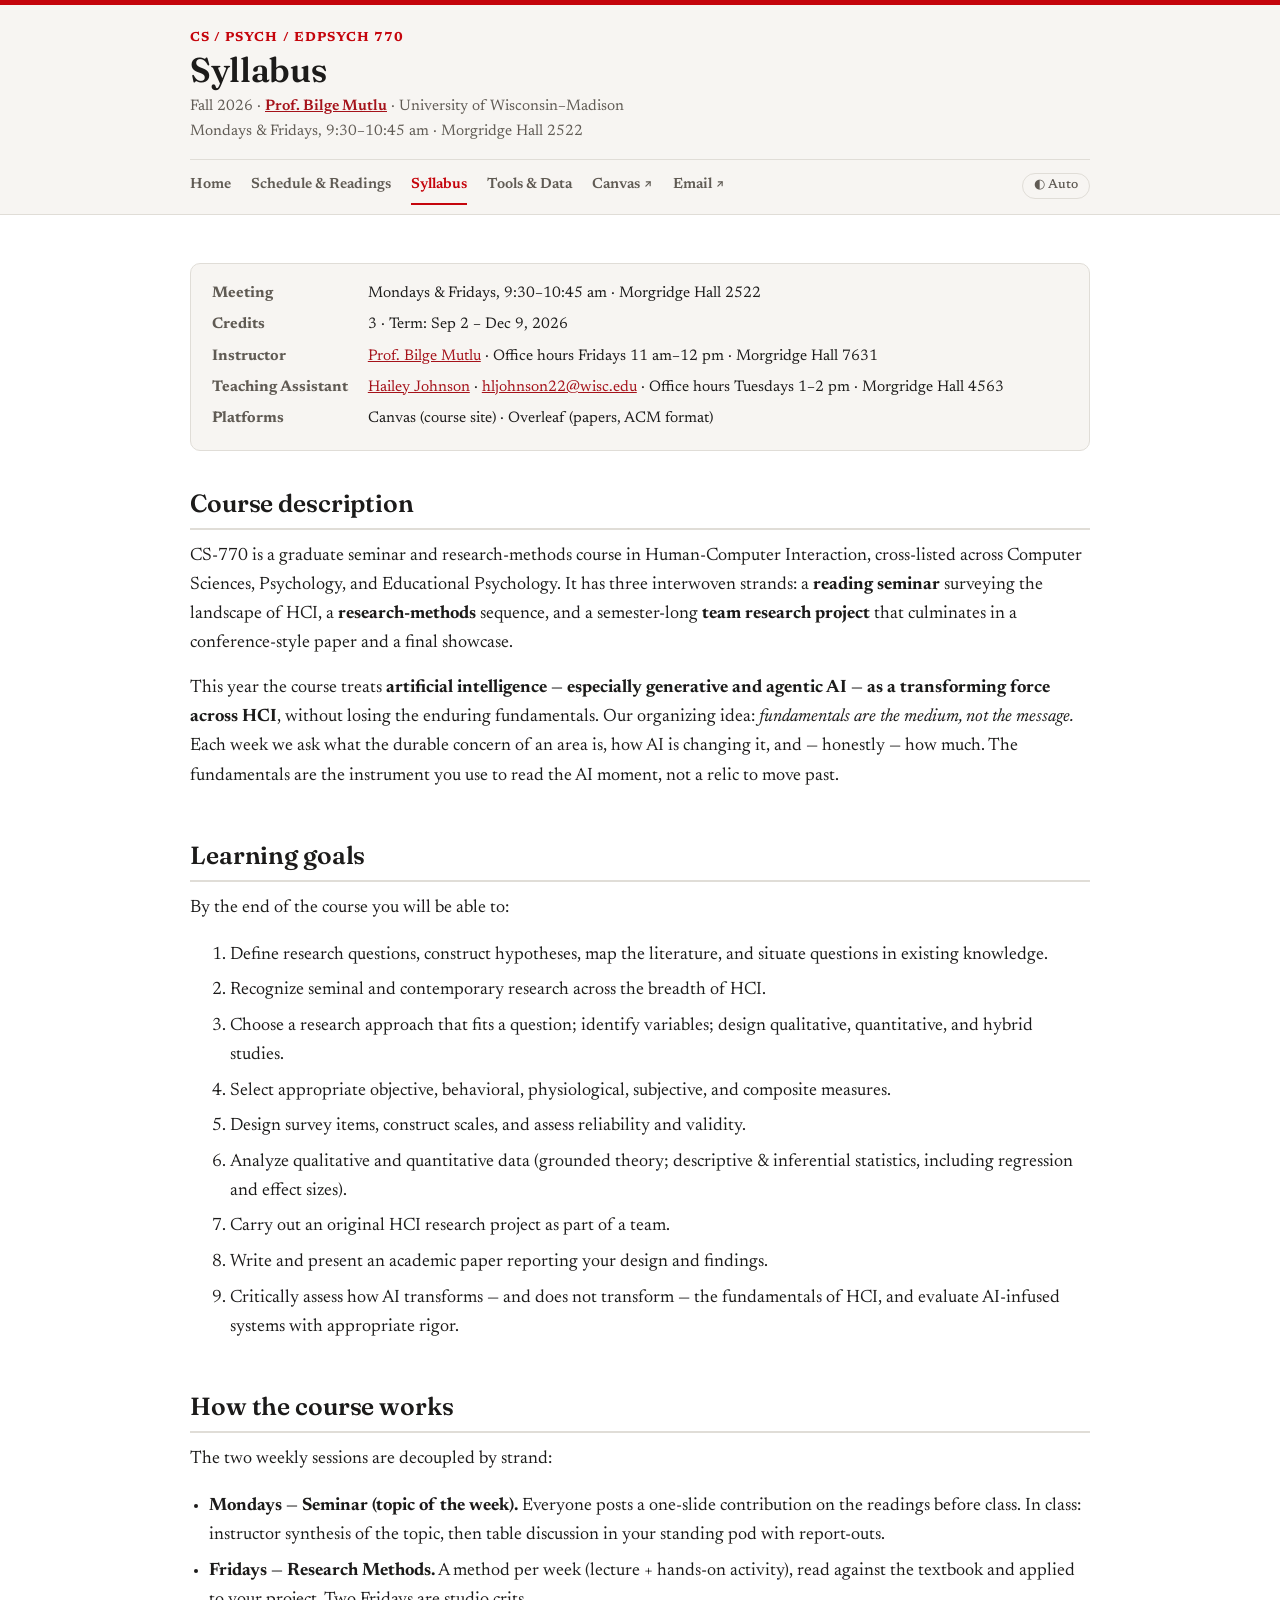
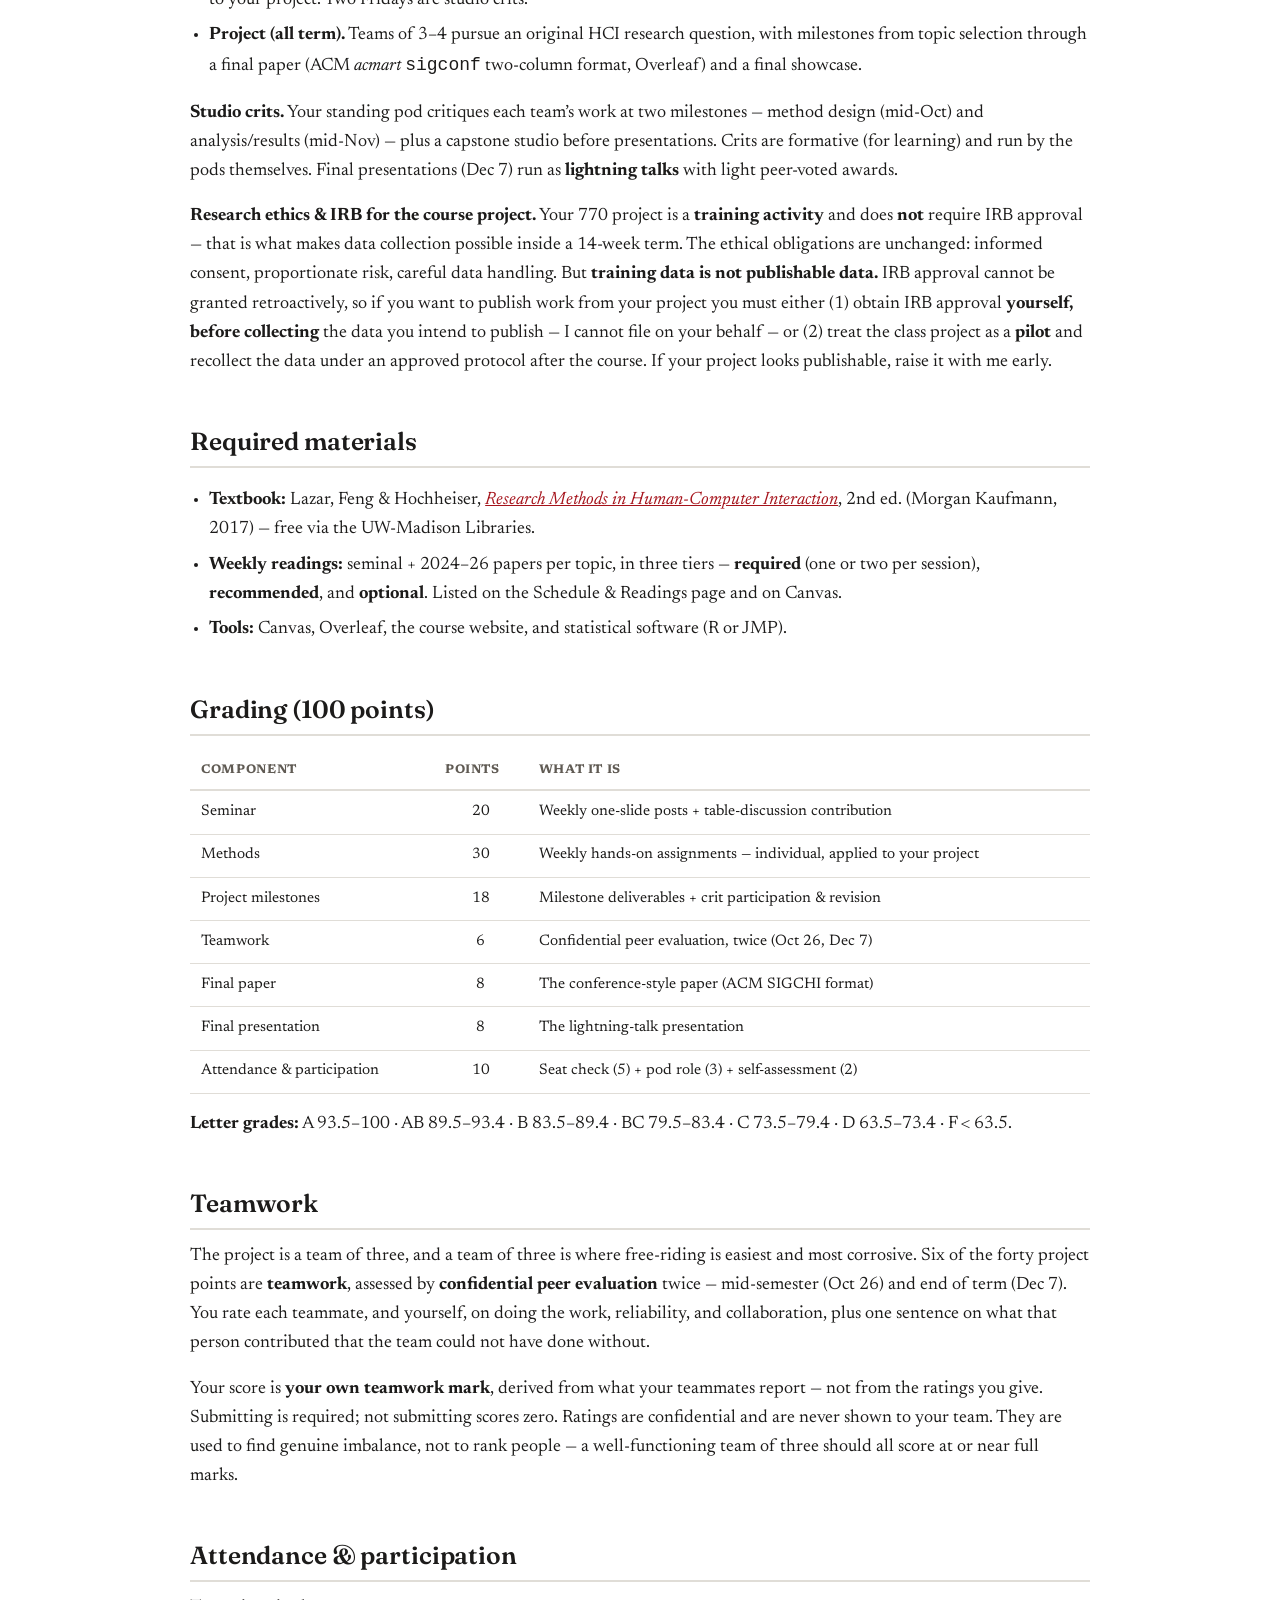
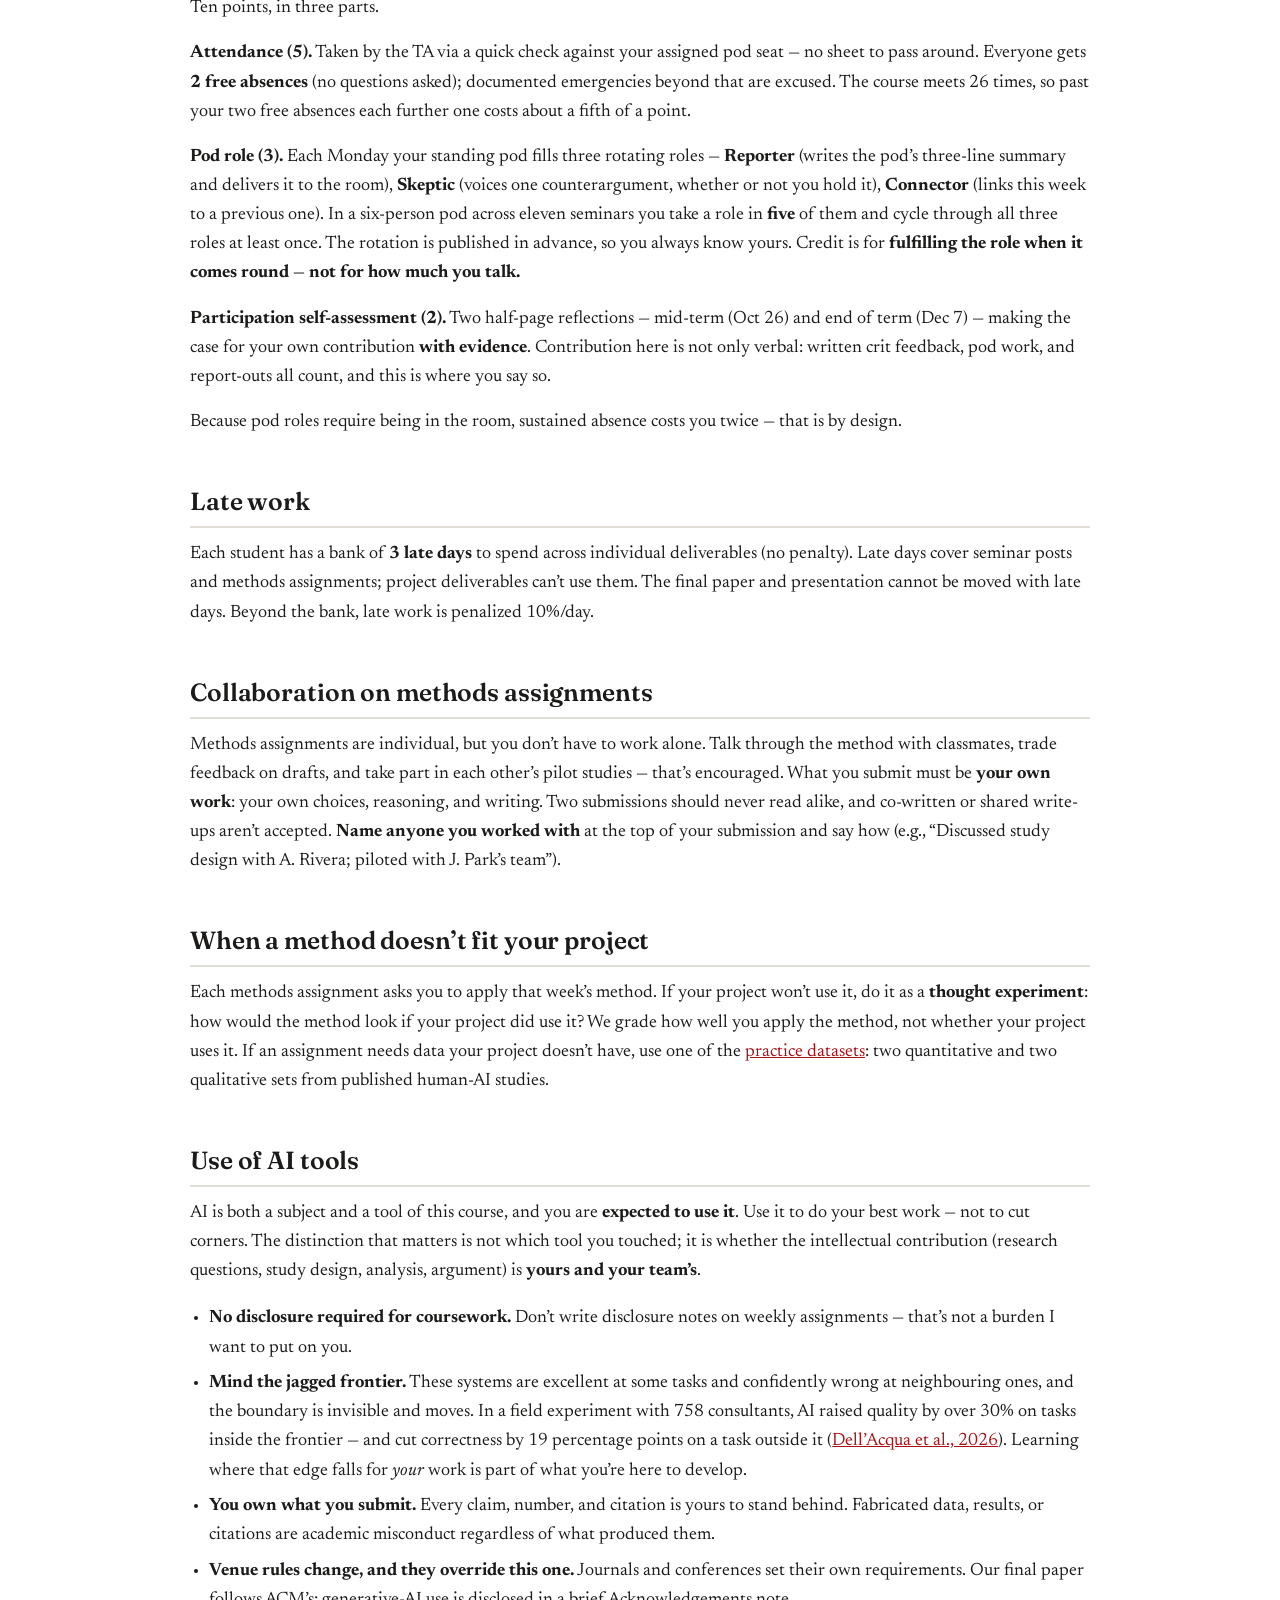
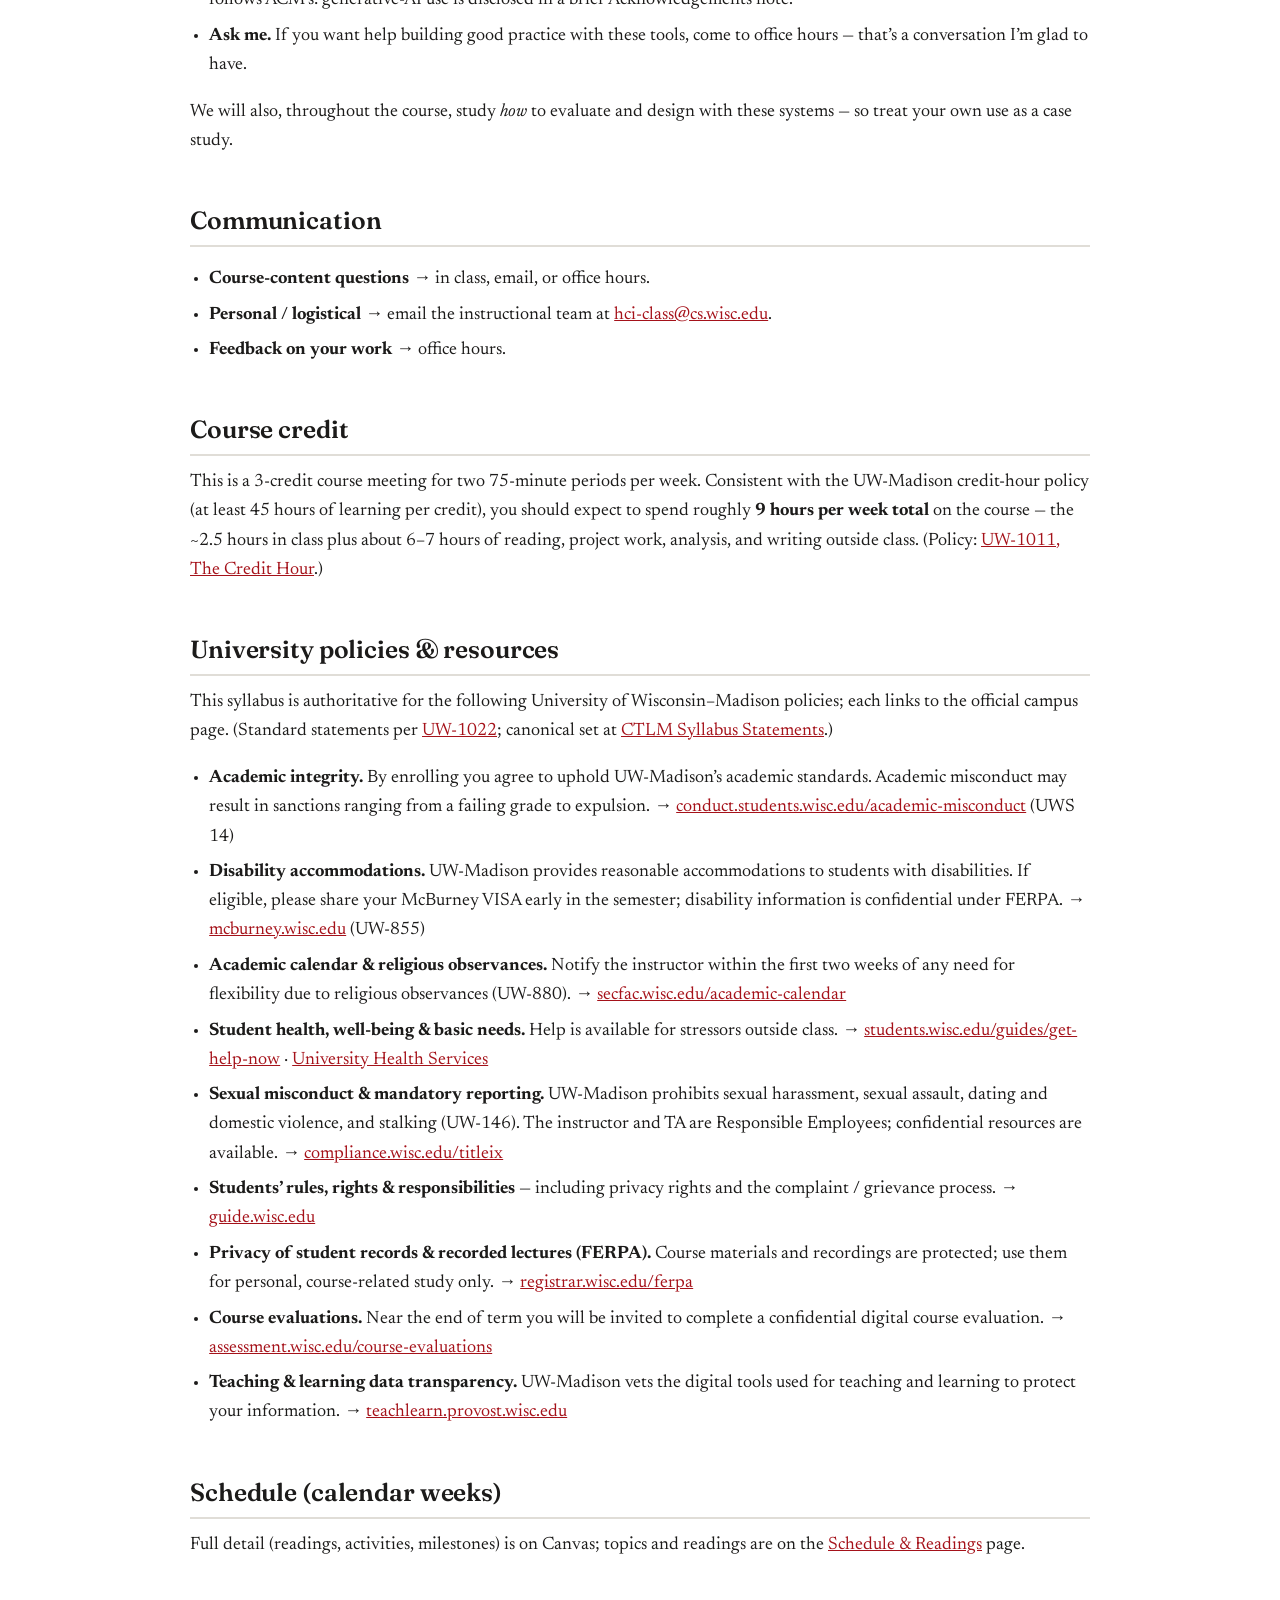
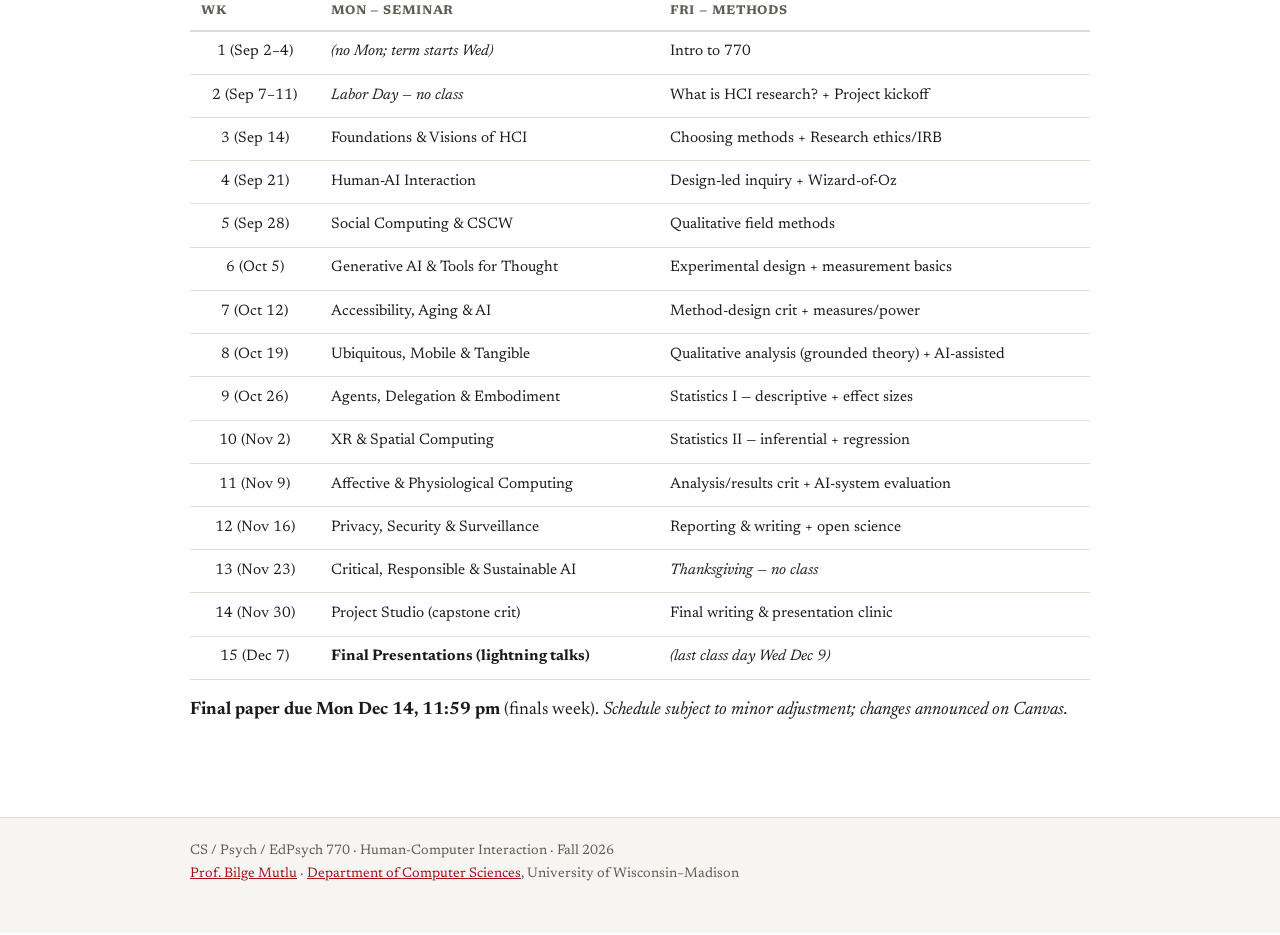
<file: syllabus.html>
<!DOCTYPE html>
<html lang="en">
<head>
  <meta charset="utf-8">
  <meta name="viewport" content="width=device-width, initial-scale=1">
  <title>Syllabus — CS 770 · Fall 2026</title>
  <meta name="description" content="Public syllabus for CS 770 Human-Computer Interaction, Fall 2026: course description, learning goals, grading, policies, and schedule.">
  <script>
    (function () {
      try {
        var t = localStorage.getItem('cs770-theme');
        if (t === 'light' || t === 'dark') document.documentElement.setAttribute('data-theme', t);
      } catch (e) {}
    })();
  </script>
  <link rel="preconnect" href="https://fonts.googleapis.com">
  <link rel="preconnect" href="https://fonts.gstatic.com" crossorigin>
  <link href="https://fonts.googleapis.com/css2?family=Fraunces:opsz,wght@9..144,400..700&family=Newsreader:ital,opsz,wght@0,6..72,400..600;1,6..72,400..500&display=swap" rel="stylesheet">
  <link rel="stylesheet" href="style.css">
  <script src="theme.js" defer></script>
</head>
<body>
  <header class="site-header">
    <div class="wrap">
      <p class="course-num">CS / Psych / EdPsych 770</p>
      <h1>Syllabus</h1>
      <p class="meta">
        Fall 2026 &middot; <strong><a href="https://bmutlu.github.io">Prof. Bilge Mutlu</a></strong> &middot;
        University of Wisconsin&ndash;Madison<br>
        Mondays &amp; Fridays, 9:30&ndash;10:45&nbsp;am &middot;
        Morgridge Hall 2522
      </p>
      <nav class="site-nav" aria-label="Primary">
        <a href="index.html">Home</a>
        <a href="schedule.html">Schedule &amp; Readings</a>
        <a href="syllabus.html" aria-current="page">Syllabus</a>
        <a href="tools.html">Tools &amp; Data</a>
        <a class="external" href="https://canvas.wisc.edu/courses/527593" target="_blank" rel="noopener">Canvas</a>
        <a class="external" href="mailto:hci-class@cs.wisc.edu">Email</a>
        <button class="theme-toggle" onclick="__cs770cycle()">◐ Auto</button>
      </nav>
    </div>
  </header>

  <main class="syllabus">
    <dl class="info-grid">
      <dt>Meeting</dt>
      <dd>Mondays &amp; Fridays, 9:30&ndash;10:45&nbsp;am &middot; Morgridge Hall 2522</dd>
      <dt>Credits</dt><dd>3 &middot; Term: Sep 2 &ndash; Dec 9, 2026</dd>
      <dt>Instructor</dt><dd><a href="https://bmutlu.github.io">Prof. Bilge Mutlu</a> &middot; Office hours Fridays 11&nbsp;am&ndash;12&nbsp;pm &middot; Morgridge Hall 7631</dd>
      <dt>Teaching Assistant</dt><dd><a href="https://haileyljohnson.github.io">Hailey Johnson</a> &middot; <a href="mailto:hljohnson22@wisc.edu">hljohnson22@wisc.edu</a> &middot; Office hours Tuesdays 1&ndash;2&nbsp;pm &middot; Morgridge Hall 4563</dd>
      <dt>Platforms</dt><dd>Canvas (course site) &middot; Overleaf (papers, ACM format)</dd>
    </dl>

    <section>
      <h2>Course description</h2>
      <p>
        CS-770 is a graduate seminar and research-methods course in Human-Computer Interaction,
        cross-listed across Computer Sciences, Psychology, and Educational Psychology. It has
        three interwoven strands: a <strong>reading seminar</strong> surveying the landscape of
        HCI, a <strong>research-methods</strong> sequence, and a semester-long
        <strong>team research project</strong> that culminates in a conference-style paper and a
        final showcase.
      </p>
      <p>
        This year the course treats <strong>artificial intelligence &mdash; especially generative
        and agentic AI &mdash; as a transforming force across HCI</strong>, without losing the
        enduring fundamentals. Our organizing idea: <em>fundamentals are the medium, not the
        message.</em> Each week we ask what the durable concern of an area is, how AI is changing
        it, and &mdash; honestly &mdash; how much. The fundamentals are the instrument you use to
        read the AI moment, not a relic to move past.
      </p>
    </section>

    <section>
      <h2>Learning goals</h2>
      <p>By the end of the course you will be able to:</p>
      <ol>
        <li>Define research questions, construct hypotheses, map the literature, and situate questions in existing knowledge.</li>
        <li>Recognize seminal and contemporary research across the breadth of HCI.</li>
        <li>Choose a research approach that fits a question; identify variables; design qualitative, quantitative, and hybrid studies.</li>
        <li>Select appropriate objective, behavioral, physiological, subjective, and composite measures.</li>
        <li>Design survey items, construct scales, and assess reliability and validity.</li>
        <li>Analyze qualitative and quantitative data (grounded theory; descriptive &amp; inferential statistics, including regression and effect sizes).</li>
        <li>Carry out an original HCI research project as part of a team.</li>
        <li>Write and present an academic paper reporting your design and findings.</li>
        <li>Critically assess how AI transforms &mdash; and does not transform &mdash; the fundamentals of HCI, and evaluate AI-infused systems with appropriate rigor.</li>
      </ol>
    </section>

    <section>
      <h2>How the course works</h2>
      <p>The two weekly sessions are decoupled by strand:</p>
      <ul>
        <li><strong>Mondays &mdash; Seminar (topic of the week).</strong> Everyone posts a one-slide contribution on the readings before class. In class: instructor synthesis of the topic, then table discussion in your standing pod with report-outs.</li>
        <li><strong>Fridays &mdash; Research Methods.</strong> A method per week (lecture + hands-on activity), read against the textbook and applied to your project. Two Fridays are studio crits.</li>
        <li><strong>Project (all term).</strong> Teams of 3&ndash;4 pursue an original HCI research question, with milestones from topic selection through a final paper (ACM <em>acmart</em> <code>sigconf</code> two-column format, Overleaf) and a final showcase.</li>
      </ul>
      <p>
        <strong>Studio crits.</strong> Your standing pod critiques each team&rsquo;s work at two
        milestones &mdash; method design (mid-Oct) and analysis/results (mid-Nov) &mdash; plus a
        capstone studio before presentations. Crits are formative (for learning) and run by the
        pods themselves. Final presentations (Dec 7) run as <strong>lightning talks</strong> with
        light peer-voted awards.
      </p>
      <p>
        <strong>Research ethics &amp; IRB for the course project.</strong> Your 770 project is a
        <strong>training activity</strong> and does <strong>not</strong> require IRB approval &mdash;
        that is what makes data collection possible inside a 14-week term. The ethical obligations
        are unchanged: informed consent, proportionate risk, careful data handling. But
        <strong>training data is not publishable data.</strong> IRB approval cannot be granted
        retroactively, so if you want to publish work from your project you must either (1) obtain
        IRB approval <strong>yourself, before collecting</strong> the data you intend to publish
        &mdash; I cannot file on your behalf &mdash; or (2) treat the class project as a
        <strong>pilot</strong> and recollect the data under an approved protocol after the course.
        If your project looks publishable, raise it with me early.
      </p>
    </section>

    <section>
      <h2>Required materials</h2>
      <ul>
        <li><strong>Textbook:</strong> Lazar, Feng &amp; Hochheiser, <a href="https://www-sciencedirect-com.ezproxy.library.wisc.edu/book/monograph/9780128053904/research-methods-in-human-computer-interaction"><em>Research Methods in Human-Computer Interaction</em></a>, 2nd ed. (Morgan Kaufmann, 2017) &mdash; free via the UW-Madison Libraries.</li>
        <li><strong>Weekly readings:</strong> seminal + 2024&ndash;26 papers per topic, in three tiers &mdash; <strong>required</strong> (one or two per session), <strong>recommended</strong>, and <strong>optional</strong>. Listed on the Schedule &amp; Readings page and on Canvas.</li>
        <li><strong>Tools:</strong> Canvas, Overleaf, the course website, and statistical software (R or JMP).</li>
      </ul>
    </section>

    <section>
      <h2>Grading (100 points)</h2>
      <table>
        <thead>
          <tr><th>Component</th><th class="num">Points</th><th>What it is</th></tr>
        </thead>
        <tbody>
          <tr><td>Seminar</td><td class="num">20</td><td>Weekly one-slide posts + table-discussion contribution</td></tr>
          <tr><td>Methods</td><td class="num">30</td><td>Weekly hands-on assignments &mdash; individual, applied to your project</td></tr>
          <tr><td>Project milestones</td><td class="num">18</td><td>Milestone deliverables + crit participation &amp; revision</td></tr>
          <tr><td>Teamwork</td><td class="num">6</td><td>Confidential peer evaluation, twice (Oct 26, Dec 7)</td></tr>
          <tr><td>Final paper</td><td class="num">8</td><td>The conference-style paper (ACM SIGCHI format)</td></tr>
          <tr><td>Final presentation</td><td class="num">8</td><td>The lightning-talk presentation</td></tr>
          <tr><td>Attendance &amp; participation</td><td class="num">10</td><td>Seat check (5) + pod role (3) + self-assessment (2)</td></tr>
        </tbody>
      </table>
      <p>
        <strong>Letter grades:</strong> A 93.5&ndash;100 &middot; AB 89.5&ndash;93.4 &middot;
        B 83.5&ndash;89.4 &middot; BC 79.5&ndash;83.4 &middot; C 73.5&ndash;79.4 &middot;
        D 63.5&ndash;73.4 &middot; F &lt; 63.5.
      </p>
    </section>

    <section>
      <h2>Teamwork</h2>
      <p>
        The project is a team of three, and a team of three is where free-riding is easiest and most
        corrosive. Six of the forty project points are <strong>teamwork</strong>, assessed by
        <strong>confidential peer evaluation</strong> twice &mdash; mid-semester (Oct&nbsp;26) and end
        of term (Dec&nbsp;7). You rate each teammate, and yourself, on doing the work, reliability, and
        collaboration, plus one sentence on what that person contributed that the team could not have
        done without.
      </p>
      <p>
        Your score is <strong>your own teamwork mark</strong>, derived from what your teammates report
        &mdash; not from the ratings you give. Submitting is required; not submitting scores zero.
        Ratings are confidential and are never shown to your team. They are used to find genuine
        imbalance, not to rank people &mdash; a well-functioning team of three should all score at or
        near full marks.
      </p>
    </section>

    <section>
      <h2>Attendance &amp; participation</h2>
      <p>
        Ten points, in three parts.
      </p>
      <p>
        <strong>Attendance (5).</strong> Taken by the TA via a quick check against your assigned pod
        seat &mdash; no sheet to pass around. Everyone gets <strong>2 free absences</strong> (no
        questions asked); documented emergencies beyond that are excused. The course meets 26 times,
        so past your two free absences each further one costs about a fifth of a point.
      </p>
      <p>
        <strong>Pod role (3).</strong> Each Monday your standing pod fills three rotating roles &mdash; <strong>Reporter</strong> (writes the pod&rsquo;s three-line summary and delivers it to the room), <strong>Skeptic</strong> (voices one counterargument, whether
        or not you hold it), <strong>Connector</strong> (links this week to a previous one). In a
        six-person pod across eleven seminars you take a role in <strong>five</strong> of them and
        cycle through all three roles at least once. The rotation is published in advance, so you
        always know yours. Credit is for <strong>fulfilling the role when it comes round &mdash;
        not for how much you talk.</strong>
      </p>
      <p>
        <strong>Participation self-assessment (2).</strong> Two half-page reflections &mdash; mid-term
        (Oct&nbsp;26) and end of term (Dec&nbsp;7) &mdash; making the case for your own contribution
        <strong>with evidence</strong>. Contribution here is not only verbal: written crit feedback,
        pod work, and report-outs all count, and this is where you say so.
      </p>
      <p>
        Because pod roles require being in the room, sustained absence costs you twice &mdash; that is
        by design.
      </p>
    </section>

    <section>
      <h2>Late work</h2>
      <p>
        Each student has a bank of <strong>3 late days</strong> to spend across individual
        deliverables (no penalty). Late days cover seminar posts and methods assignments; project deliverables can&rsquo;t use them. The
        final paper and presentation cannot be moved with late days. Beyond the bank, late work is
        penalized 10%/day.
      </p>
    </section>

    <section>
      <h2>Collaboration on methods assignments</h2>
      <p>
        Methods assignments are individual, but you don&rsquo;t have to work alone. Talk through the method
        with classmates, trade feedback on drafts, and take part in each other&rsquo;s pilot studies &mdash;
        that&rsquo;s encouraged. What you submit must be <strong>your own work</strong>: your own choices,
        reasoning, and writing. Two submissions should never read alike, and co-written or shared write-ups
        aren&rsquo;t accepted. <strong>Name anyone you worked with</strong> at the top of your submission and
        say how (e.g., &ldquo;Discussed study design with A. Rivera; piloted with J. Park&rsquo;s team&rdquo;).
      </p>
    </section>

    <section>
      <h2>When a method doesn&rsquo;t fit your project</h2>
      <p>
        Each methods assignment asks you to apply that week&rsquo;s method. If your project won&rsquo;t use it, do it as a
        <strong>thought experiment</strong>: how would the method look if your project did use it? We grade how well you
        apply the method, not whether your project uses it. If an assignment needs data your project doesn&rsquo;t have,
        use one of the <a href="practice-data.html">practice datasets</a>: two quantitative and two qualitative sets from
        published human-AI studies.
      </p>
    </section>

    <section>
      <h2>Use of AI tools</h2>
      <p>
        AI is both a subject and a tool of this course, and you are <strong>expected to use
        it</strong>. Use it to do your best work &mdash; not to cut corners. The distinction that
        matters is not which tool you touched; it is whether the intellectual contribution
        (research questions, study design, analysis, argument) is <strong>yours and your
        team&rsquo;s</strong>.
      </p>
      <ul>
        <li><strong>No disclosure required for coursework.</strong> Don&rsquo;t write disclosure
          notes on weekly assignments &mdash; that&rsquo;s not a burden I want to put on you.</li>
        <li><strong>Mind the jagged frontier.</strong> These systems are excellent at some tasks and
          confidently wrong at neighbouring ones, and the boundary is invisible and moves. In a field
          experiment with 758 consultants, AI raised quality by over 30% on tasks inside the frontier
          &mdash; and cut correctness by 19 percentage points on a task outside it
          (<a href="https://doi.org/10.1287/orsc.2025.21838">Dell&rsquo;Acqua et al., 2026</a>).
          Learning where that edge falls for <em>your</em> work is part of what you&rsquo;re here to
          develop.</li>
        <li><strong>You own what you submit.</strong> Every claim, number, and citation is yours to
          stand behind. Fabricated data, results, or citations are academic misconduct regardless of
          what produced them.</li>
        <li><strong>Venue rules change, and they override this one.</strong> Journals and conferences
          set their own requirements. Our final paper follows ACM&rsquo;s: generative-AI use is
          disclosed in a brief Acknowledgements note.</li>
        <li><strong>Ask me.</strong> If you want help building good practice with these tools, come to
          office hours &mdash; that&rsquo;s a conversation I&rsquo;m glad to have.</li>
      </ul>
      <p>
        We will also, throughout the course, study <em>how</em> to evaluate and design with these
        systems &mdash; so treat your own use as a case study.
      </p>
    </section>

    <section>
      <h2>Communication</h2>
      <ul>
        <li><strong>Course-content questions</strong> &rarr; in class, email, or office hours.</li>
        <li><strong>Personal / logistical</strong> &rarr; email the instructional team at <a href="mailto:hci-class@cs.wisc.edu">hci-class@cs.wisc.edu</a>.</li>
        <li><strong>Feedback on your work</strong> &rarr; office hours.</li>
      </ul>
    </section>

    <section>
      <h2>Course credit</h2>
      <p>
        This is a 3-credit course meeting for two 75-minute periods per week. Consistent with the
        UW-Madison credit-hour policy (at least 45 hours of learning per credit), you should expect
        to spend roughly <strong>9 hours per week total</strong> on the course &mdash; the ~2.5
        hours in class plus about 6&ndash;7 hours of reading, project work, analysis, and writing
        outside class.
        (Policy: <a href="https://policy.wisc.edu/library/UW-1011">UW-1011, The Credit Hour</a>.)
      </p>
    </section>

    <section>
      <h2>University policies &amp; resources</h2>
      <p>
        This syllabus is authoritative for the following University of Wisconsin&ndash;Madison
        policies; each links to the official campus page. (Standard statements per
        <a href="https://policy.wisc.edu/library/UW-1022">UW-1022</a>; canonical set at
        <a href="https://ctlm.wisc.edu/syllabus/syllabuspolicies/">CTLM Syllabus Statements</a>.)
      </p>
      <ul>
        <li><strong>Academic integrity.</strong> By enrolling you agree to uphold UW-Madison&rsquo;s academic standards. Academic misconduct may result in sanctions ranging from a failing grade to expulsion. &rarr; <a href="https://conduct.students.wisc.edu/academic-misconduct/">conduct.students.wisc.edu/academic-misconduct</a> (UWS 14)</li>
        <li><strong>Disability accommodations.</strong> UW-Madison provides reasonable accommodations to students with disabilities. If eligible, please share your McBurney VISA early in the semester; disability information is confidential under FERPA. &rarr; <a href="https://mcburney.wisc.edu/">mcburney.wisc.edu</a> (UW-855)</li>
        <li><strong>Academic calendar &amp; religious observances.</strong> Notify the instructor within the first two weeks of any need for flexibility due to religious observances (UW-880). &rarr; <a href="https://secfac.wisc.edu/academic-calendar">secfac.wisc.edu/academic-calendar</a></li>
        <li><strong>Student health, well-being &amp; basic needs.</strong> Help is available for stressors outside class. &rarr; <a href="https://students.wisc.edu/guides/get-help-now/">students.wisc.edu/guides/get-help-now</a> &middot; <a href="https://www.uhs.wisc.edu/">University Health Services</a></li>
        <li><strong>Sexual misconduct &amp; mandatory reporting.</strong> UW-Madison prohibits sexual harassment, sexual assault, dating and domestic violence, and stalking (UW-146). The instructor and TA are Responsible Employees; confidential resources are available. &rarr; <a href="https://compliance.wisc.edu/titleix/">compliance.wisc.edu/titleix</a></li>
        <li><strong>Students&rsquo; rules, rights &amp; responsibilities</strong> &mdash; including privacy rights and the complaint / grievance process. &rarr; <a href="https://guide.wisc.edu/undergraduate/#rulesrightsandresponsibilitiestext">guide.wisc.edu</a></li>
        <li><strong>Privacy of student records &amp; recorded lectures (FERPA).</strong> Course materials and recordings are protected; use them for personal, course-related study only. &rarr; <a href="https://registrar.wisc.edu/ferpa/">registrar.wisc.edu/ferpa</a></li>
        <li><strong>Course evaluations.</strong> Near the end of term you will be invited to complete a confidential digital course evaluation. &rarr; <a href="https://assessment.wisc.edu/course-evaluations/">assessment.wisc.edu/course-evaluations</a></li>
        <li><strong>Teaching &amp; learning data transparency.</strong> UW-Madison vets the digital tools used for teaching and learning to protect your information. &rarr; <a href="https://teachlearn.provost.wisc.edu/teaching-and-learning-data-transparency-statement/">teachlearn.provost.wisc.edu</a></li>
      </ul>
    </section>

    <section>
      <h2>Schedule (calendar weeks)</h2>
      <p>
        Full detail (readings, activities, milestones) is on Canvas; topics and readings are on the
        <a href="schedule.html">Schedule &amp; Readings</a> page.
      </p>
      <div class="table-scroll">
        <table>
          <thead>
            <tr><th class="num">Wk</th><th>Mon &mdash; Seminar</th><th>Fri &mdash; Methods</th></tr>
          </thead>
          <tbody>
            <tr><td class="num">1 (Sep 2&ndash;4)</td><td><em>(no Mon; term starts Wed)</em></td><td>Intro to 770</td></tr>
            <tr><td class="num">2 (Sep 7&ndash;11)</td><td><em>Labor Day &mdash; no class</em></td><td>What is HCI research? + Project kickoff</td></tr>
            <tr><td class="num">3 (Sep 14)</td><td>Foundations &amp; Visions of HCI</td><td>Choosing methods + Research ethics/IRB</td></tr>
            <tr><td class="num">4 (Sep 21)</td><td>Human-AI Interaction</td><td>Design-led inquiry + Wizard-of-Oz</td></tr>
            <tr><td class="num">5 (Sep 28)</td><td>Social Computing &amp; CSCW</td><td>Qualitative field methods</td></tr>
            <tr><td class="num">6 (Oct 5)</td><td>Generative AI &amp; Tools for Thought</td><td>Experimental design + measurement basics</td></tr>
            <tr><td class="num">7 (Oct 12)</td><td>Accessibility, Aging &amp; AI</td><td>Method-design crit + measures/power</td></tr>
            <tr><td class="num">8 (Oct 19)</td><td>Ubiquitous, Mobile &amp; Tangible</td><td>Qualitative analysis (grounded theory) + AI-assisted</td></tr>
            <tr><td class="num">9 (Oct 26)</td><td>Agents, Delegation &amp; Embodiment</td><td>Statistics I &mdash; descriptive + effect sizes</td></tr>
            <tr><td class="num">10 (Nov 2)</td><td>XR &amp; Spatial Computing</td><td>Statistics II &mdash; inferential + regression</td></tr>
            <tr><td class="num">11 (Nov 9)</td><td>Affective &amp; Physiological Computing</td><td>Analysis/results crit + AI-system evaluation</td></tr>
            <tr><td class="num">12 (Nov 16)</td><td>Privacy, Security &amp; Surveillance</td><td>Reporting &amp; writing + open science</td></tr>
            <tr><td class="num">13 (Nov 23)</td><td>Critical, Responsible &amp; Sustainable AI</td><td><em>Thanksgiving &mdash; no class</em></td></tr>
            <tr><td class="num">14 (Nov 30)</td><td>Project Studio (capstone crit)</td><td>Final writing &amp; presentation clinic</td></tr>
            <tr><td class="num">15 (Dec 7)</td><td><strong>Final Presentations (lightning talks)</strong></td><td><em>(last class day Wed Dec 9)</em></td></tr>
          </tbody>
        </table>
      </div>
      <p>
        <strong>Final paper due Mon Dec 14, 11:59&nbsp;pm</strong> (finals week).
        <em>Schedule subject to minor adjustment; changes announced on Canvas.</em>
      </p>
    </section>
  </main>

  <footer class="site-footer">
    <div class="wrap">
      <p>
        CS / Psych / EdPsych 770 &middot; Human-Computer Interaction &middot; Fall 2026<br>
        <a href="https://bmutlu.github.io">Prof. Bilge Mutlu</a> &middot;
        <a href="https://www.cs.wisc.edu/">Department of Computer Sciences</a>,
        University of Wisconsin&ndash;Madison
      </p>
    </div>
  </footer>
</body>
</html>
</file>
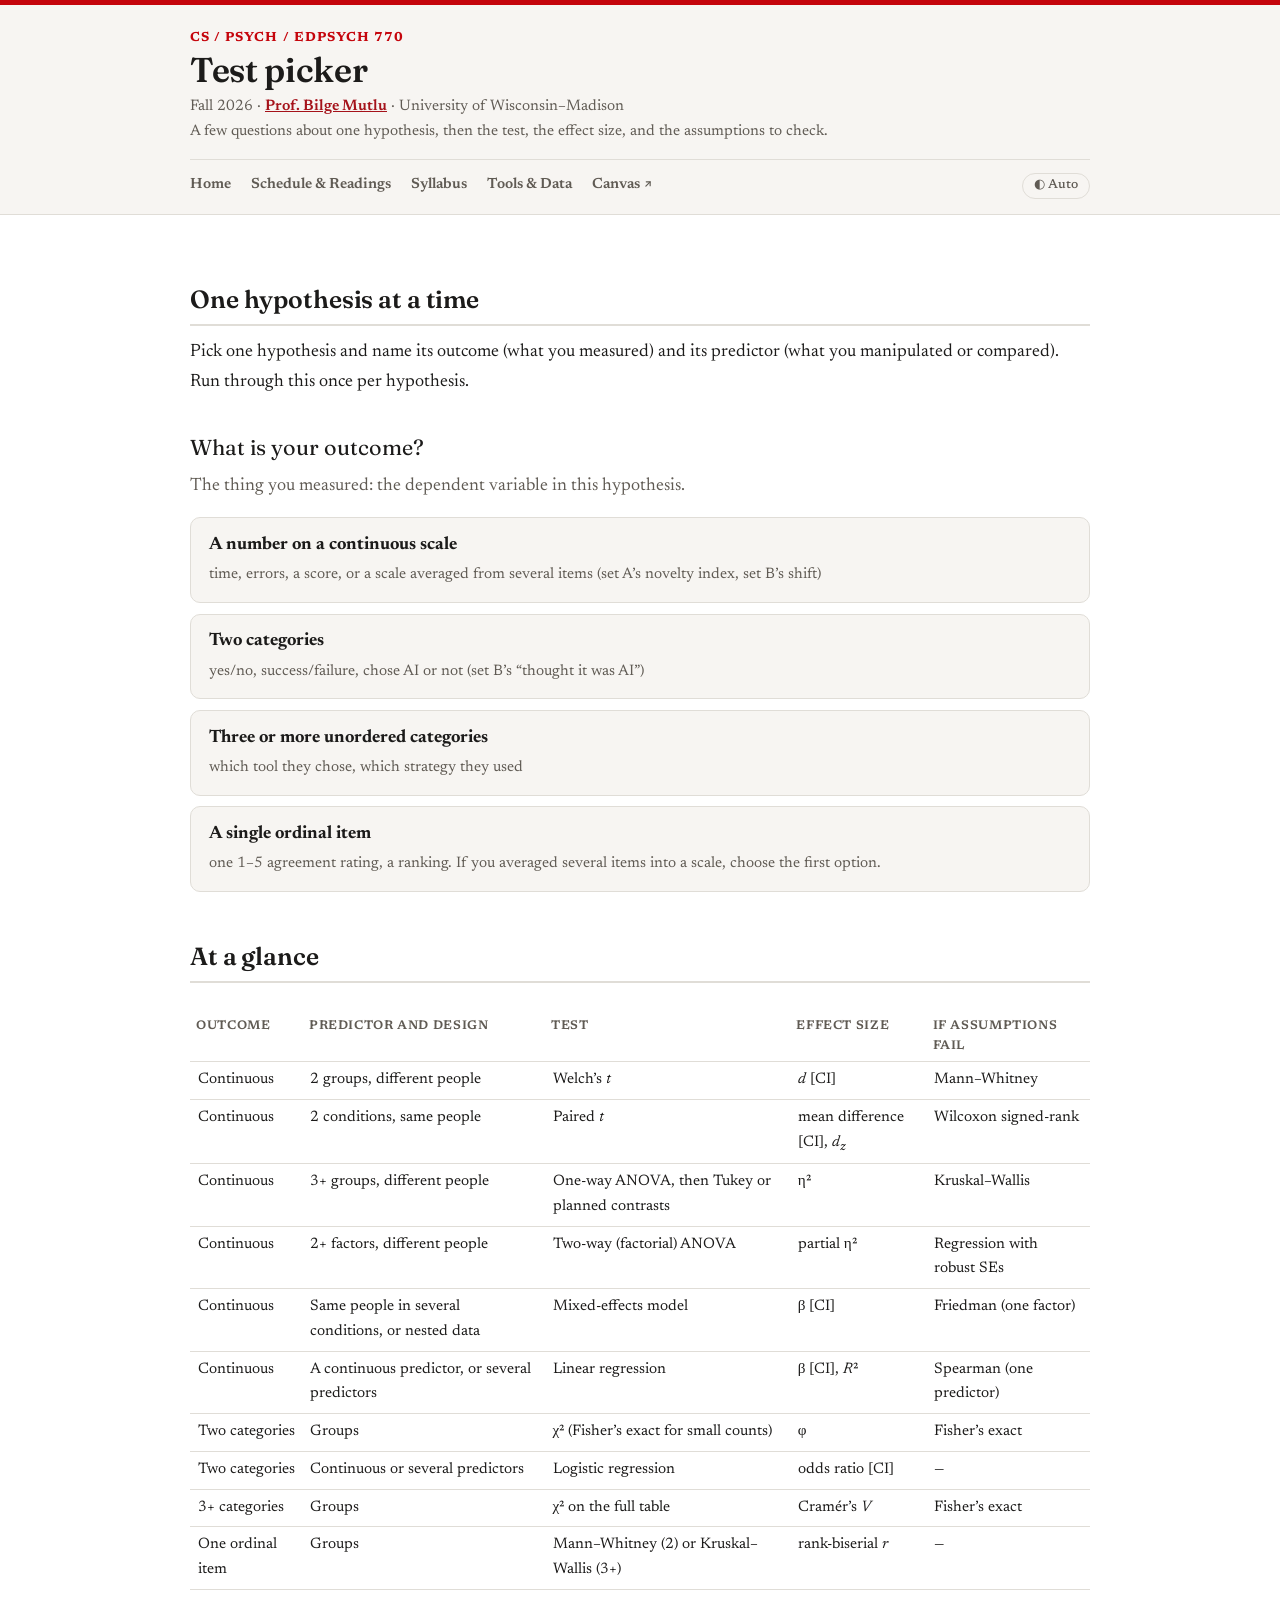
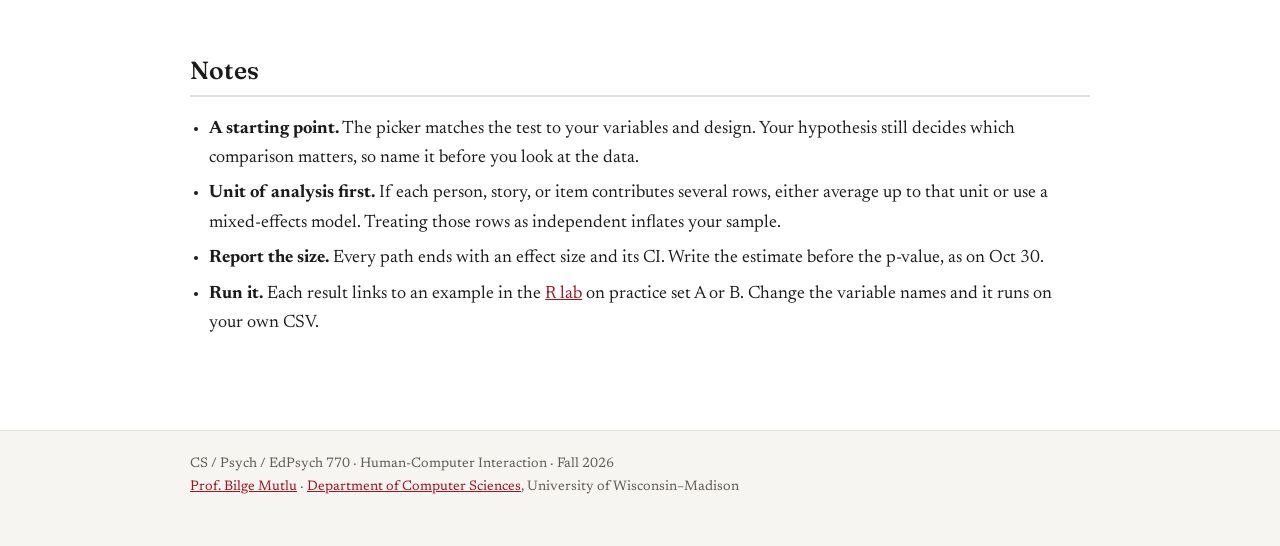
<file: test-picker.html>
<!DOCTYPE html>
<html lang="en">
<head>
  <meta charset="utf-8">
  <meta name="viewport" content="width=device-width, initial-scale=1">
  <title>Test picker — CS 770 · Fall 2026</title>
  <meta name="description" content="Answer a few questions about your outcome and design and get the test to run, the effect size to report, the assumptions to check, and an R example on the practice data.">
  <script>
    (function () {
      try {
        var t = localStorage.getItem('cs770-theme');
        if (t === 'light' || t === 'dark') document.documentElement.setAttribute('data-theme', t);
      } catch (e) {}
    })();
  </script>
  <link rel="preconnect" href="https://fonts.googleapis.com">
  <link rel="preconnect" href="https://fonts.gstatic.com" crossorigin>
  <link href="https://fonts.googleapis.com/css2?family=Fraunces:opsz,wght@9..144,400..700&family=Newsreader:ital,opsz,wght@0,6..72,400..600;1,6..72,400..500&display=swap" rel="stylesheet">
  <link rel="stylesheet" href="style.css">
  <script src="theme.js" defer></script>
  <style>
    .trail { display: flex; flex-wrap: wrap; gap: 0.4em; margin: 0 0 1em; padding: 0; list-style: none; }
    .trail li { font-size: 0.9rem; background: var(--surface); border: 1px solid var(--border); border-radius: 999px; padding: 0.15em 0.75em; }
    .trail li button { all: unset; cursor: pointer; color: var(--link); }
    .trail li button:hover { text-decoration: underline; }
    .trail li button:focus-visible { outline: 2px solid var(--cardinal); outline-offset: 2px; }
    .q { font-family: var(--display); font-size: 1.35rem; margin: 0.2em 0 0.3em; }
    .q-help { color: var(--muted); margin: 0 0 0.9em; }
    .opts { display: grid; gap: 0.6em; }
    .opt { text-align: left; font: inherit; color: var(--text); background: var(--surface); border: 1px solid var(--border); border-radius: var(--radius); padding: 0.7em 1em; cursor: pointer; }
    .opt:hover { border-color: var(--cardinal); }
    .opt:focus-visible { outline: 2px solid var(--cardinal); outline-offset: 2px; }
    .opt strong { display: block; }
    .opt span { color: var(--muted); font-size: 0.95rem; }
    .result { border-left: 4px solid var(--accent-bar); padding: 0.2em 0 0.2em 1em; }
    .result h3 { font-family: var(--display); font-size: 1.6rem; margin: 0.1em 0 0.3em; }
    .result dl { margin: 0.8em 0; }
    .result dt { font-weight: 600; margin-top: 0.7em; }
    .result dd { margin: 0.15em 0 0; }
    .result pre { background: var(--surface); border: 1px solid var(--border); border-radius: 6px; padding: 0.6em 0.8em; overflow-x: auto; font: 0.88rem/1.45 ui-monospace, Menlo, monospace; white-space: pre; }
    .actions { display: flex; gap: 0.8em; flex-wrap: wrap; margin-top: 1em; }
    .actions button, .actions a.btn { font: inherit; padding: 0.35em 1em; border-radius: 6px; border: 1px solid var(--border); background: var(--surface); color: var(--text); cursor: pointer; text-decoration: none; }
    .actions a.btn.primary { background: var(--cardinal); border-color: var(--cardinal); color: #fff; }
    .table-wrap { overflow-x: auto; }
    table.glance { border-collapse: collapse; width: 100%; font-size: 0.95rem; }
    table.glance th, table.glance td { border-bottom: 1px solid var(--border); padding: 0.4em 0.5em; text-align: left; vertical-align: top; }
    table.glance th { font-weight: 600; }
  </style>
</head>
<body>
  <header class="site-header">
    <div class="wrap">
      <p class="course-num">CS / Psych / EdPsych 770</p>
      <h1>Test picker</h1>
      <p class="meta">
        Fall 2026 &middot; <strong><a href="https://bmutlu.github.io">Prof. Bilge Mutlu</a></strong> &middot;
        University of Wisconsin&ndash;Madison<br>
        A few questions about one hypothesis, then the test, the effect size, and the assumptions to check.
      </p>
      <nav class="site-nav" aria-label="Primary">
        <a href="index.html">Home</a>
        <a href="schedule.html">Schedule &amp; Readings</a>
        <a href="syllabus.html">Syllabus</a>
        <a href="tools.html">Tools &amp; Data</a>
        <a class="external" href="https://canvas.wisc.edu/courses/527593" target="_blank" rel="noopener">Canvas</a>
        <button class="theme-toggle" onclick="__cs770cycle()">◐ Auto</button>
      </nav>
    </div>
  </header>

  <main class="syllabus">
    <section>
      <h2>One hypothesis at a time</h2>
      <p>Pick one hypothesis and name its outcome (what you measured) and its predictor (what you manipulated or compared). Run through this once per hypothesis.</p>
      <ol class="trail" id="trail" aria-label="Your answers so far"></ol>
      <div id="stage" aria-live="polite"></div>
    </section>

    <section>
      <h2>At a glance</h2>
      <div class="table-wrap">
        <table class="glance">
          <thead><tr><th>Outcome</th><th>Predictor and design</th><th>Test</th><th>Effect size</th><th>If assumptions fail</th></tr></thead>
          <tbody>
            <tr><td>Continuous</td><td>2 groups, different people</td><td>Welch&rsquo;s <em>t</em></td><td><em>d</em> [CI]</td><td>Mann&ndash;Whitney</td></tr>
            <tr><td>Continuous</td><td>2 conditions, same people</td><td>Paired <em>t</em></td><td>mean difference [CI], <em>d<sub>z</sub></em></td><td>Wilcoxon signed-rank</td></tr>
            <tr><td>Continuous</td><td>3+ groups, different people</td><td>One-way ANOVA, then Tukey or planned contrasts</td><td>&eta;&sup2;</td><td>Kruskal&ndash;Wallis</td></tr>
            <tr><td>Continuous</td><td>2+ factors, different people</td><td>Two-way (factorial) ANOVA</td><td>partial &eta;&sup2;</td><td>Regression with robust SEs</td></tr>
            <tr><td>Continuous</td><td>Same people in several conditions, or nested data</td><td>Mixed-effects model</td><td>&beta; [CI]</td><td>Friedman (one factor)</td></tr>
            <tr><td>Continuous</td><td>A continuous predictor, or several predictors</td><td>Linear regression</td><td>&beta; [CI], <em>R</em>&sup2;</td><td>Spearman (one predictor)</td></tr>
            <tr><td>Two categories</td><td>Groups</td><td>&chi;&sup2; (Fisher&rsquo;s exact for small counts)</td><td>&phi;</td><td>Fisher&rsquo;s exact</td></tr>
            <tr><td>Two categories</td><td>Continuous or several predictors</td><td>Logistic regression</td><td>odds ratio [CI]</td><td>&mdash;</td></tr>
            <tr><td>3+ categories</td><td>Groups</td><td>&chi;&sup2; on the full table</td><td>Cram&eacute;r&rsquo;s <em>V</em></td><td>Fisher&rsquo;s exact</td></tr>
            <tr><td>One ordinal item</td><td>Groups</td><td>Mann&ndash;Whitney (2) or Kruskal&ndash;Wallis (3+)</td><td>rank-biserial <em>r</em></td><td>&mdash;</td></tr>
          </tbody>
        </table>
      </div>
    </section>

    <section>
      <h2>Notes</h2>
      <ul>
        <li><strong>A starting point.</strong> The picker matches the test to your variables and design. Your hypothesis still decides which comparison matters, so name it before you look at the data.</li>
        <li><strong>Unit of analysis first.</strong> If each person, story, or item contributes several rows, either average up to that unit or use a mixed-effects model. Treating those rows as independent inflates your sample.</li>
        <li><strong>Report the size.</strong> Every path ends with an effect size and its CI. Write the estimate before the p-value, as on Oct 30.</li>
        <li><strong>Run it.</strong> Each result links to an example in the <a href="r-lab.html">R lab</a> on practice set A or B. Change the variable names and it runs on your own CSV.</li>
      </ul>
    </section>
  </main>

  <footer class="site-footer">
    <div class="wrap">
      <p>
        CS / Psych / EdPsych 770 &middot; Human-Computer Interaction &middot; Fall 2026<br>
        <a href="https://bmutlu.github.io">Prof. Bilge Mutlu</a> &middot;
        <a href="https://www.cs.wisc.edu/">Department of Computer Sciences</a>,
        University of Wisconsin&ndash;Madison
      </p>
    </div>
  </footer>

  <script>
  (function () {
    // Questions: each option either leads to another question (next) or to a result (to).
    var Q = {
      outcome: {
        q: 'What is your outcome?',
        help: 'The thing you measured: the dependent variable in this hypothesis.',
        opts: [
          { label: 'A number on a continuous scale', hint: 'time, errors, a score, or a scale averaged from several items (set A&rsquo;s novelty index, set B&rsquo;s shift)', key: 'cont', next: 'contPred' },
          { label: 'Two categories', hint: 'yes/no, success/failure, chose AI or not (set B&rsquo;s &ldquo;thought it was AI&rdquo;)', key: 'bin', next: 'binPred' },
          { label: 'Three or more unordered categories', hint: 'which tool they chose, which strategy they used', key: 'cat', next: 'catPred' },
          { label: 'A single ordinal item', hint: 'one 1&ndash;5 agreement rating, a ranking. If you averaged several items into a scale, choose the first option.', key: 'ord', next: 'ordPred' }
        ]
      },
      contPred: {
        q: 'What predicts it?',
        help: 'The independent variable: what you manipulated or compared.',
        opts: [
          { label: 'Groups or conditions', hint: 'one or more categorical factors', key: 'groups', next: 'factors' },
          { label: 'One continuous measure', hint: 'creative ability, age, years of experience', key: 'one cont', to: 'corr' },
          { label: 'Several predictors, or groups plus a continuous measure', hint: 'condition and creative ability together', key: 'several', next: 'interaction' }
        ]
      },
      factors: {
        q: 'How many factors?',
        help: 'A factor is one manipulated or grouping variable. Set B has two: opponent and personalization.',
        opts: [
          { label: 'One factor', hint: 'condition, interface, opponent', key: '1 factor', next: 'levels' },
          { label: 'Two or more factors', hint: 'a factorial design, like 2 &times; 2', key: '2+ factors', next: 'factDesign' }
        ]
      },
      levels: {
        q: 'How many levels does it have?',
        help: 'Levels are the groups or conditions. Set A&rsquo;s condition has three.',
        opts: [
          { label: 'Two', key: '2 levels', next: 'design2' },
          { label: 'Three or more', key: '3+ levels', next: 'design3' }
        ]
      },
      design2: {
        q: 'Who is in each condition?',
        help: '',
        opts: [
          { label: 'Different people in each', hint: 'between participants', key: 'between', next: 'shape2b' },
          { label: 'The same people in both', hint: 'within participants, or before and after', key: 'within', next: 'shape2w' },
          { label: 'Several rows per person or item', hint: 'repeated trials, or many ratings per story', key: 'nested', to: 'mixed' }
        ]
      },
      design3: {
        q: 'Who is in each condition?',
        help: '',
        opts: [
          { label: 'Different people in each', hint: 'between participants', key: 'between', next: 'shape3b' },
          { label: 'The same people in all of them', hint: 'within participants', key: 'within', to: 'rmanova' },
          { label: 'Several rows per person or item', hint: 'repeated trials, or many ratings per story', key: 'nested', to: 'mixed' }
        ]
      },
      factDesign: {
        q: 'Who is in each cell?',
        help: '',
        opts: [
          { label: 'Different people in every cell', hint: 'fully between participants, like set B', key: 'between', to: 'twoway' },
          { label: 'The same people in some or all cells', hint: 'a within or mixed design', key: 'within/mixed', to: 'mixed' }
        ]
      },
      shape2b: {
        q: 'What does the outcome look like in each group?',
        help: 'Plot it first (Oct 30). With about 30 or more per group, the t-test tolerates moderate skew.',
        opts: [
          { label: 'Roughly symmetric, or a decent sample', key: 'ok', to: 'welch' },
          { label: 'Clearly skewed with a small sample, or heavy outliers', key: 'skewed', to: 'mw' }
        ]
      },
      shape2w: {
        q: 'What do the differences (after minus before) look like?',
        help: 'The paired test cares about the distribution of the differences, not of each condition.',
        opts: [
          { label: 'Roughly symmetric, or a decent sample', key: 'ok', to: 'paired' },
          { label: 'Clearly skewed with a small sample', key: 'skewed', to: 'wsr' }
        ]
      },
      shape3b: {
        q: 'What does the outcome look like in each group?',
        help: '',
        opts: [
          { label: 'Roughly symmetric, or a decent sample', key: 'ok', to: 'oneway' },
          { label: 'Clearly skewed with a small sample', key: 'skewed', to: 'kw' }
        ]
      },
      interaction: {
        q: 'Does your hypothesis say one effect depends on another?',
        help: 'Set A&rsquo;s paper says AI ideas helped less creative writers most: the effect of condition depends on creative ability.',
        opts: [
          { label: 'No: each predictor on its own', hint: 'main effects, or a covariate you want to hold fixed', key: 'main effects', to: 'lm' },
          { label: 'Yes: an interaction', key: 'interaction', to: 'lmint' }
        ]
      },
      binPred: {
        q: 'What predicts it?',
        help: '',
        opts: [
          { label: 'Groups or conditions, different people', key: 'groups', next: 'counts' },
          { label: 'The same people, measured twice', hint: 'yes/no before and after', key: 'paired', to: 'mcnemar' },
          { label: 'A continuous measure, or several predictors', key: 'continuous/several', to: 'logit' }
        ]
      },
      counts: {
        q: 'Are any expected counts below 5?',
        help: 'Run chisq.test() and look at its $expected table. R warns you when they are small.',
        opts: [
          { label: 'No, all 5 or more', key: 'large counts', to: 'chisq' },
          { label: 'Yes, some cells are small', key: 'small counts', to: 'fisher' }
        ]
      },
      catPred: {
        q: 'What predicts it?',
        help: '',
        opts: [
          { label: 'Groups or conditions', key: 'groups', to: 'chisqrc' },
          { label: 'A continuous measure, or several predictors', key: 'continuous/several', to: 'multinom' }
        ]
      },
      ordPred: {
        q: 'What predicts it?',
        help: '',
        opts: [
          { label: 'Two groups, different people', key: '2 groups', to: 'mw' },
          { label: 'Three or more groups, different people', key: '3+ groups', to: 'kw' },
          { label: 'The same people, before and after', key: 'paired', to: 'wsr' },
          { label: 'A continuous measure, or several predictors', key: 'continuous/several', to: 'polr' }
        ]
      }
    };

    var R = {
      welch: { test: 'Welch&rsquo;s <em>t</em>-test', why: 'A continuous outcome, two groups of different people. Welch&rsquo;s version does not assume equal variances, and it is R&rsquo;s default.',
        code: 't.test(outcome ~ group, data = d)', es: 'The raw difference with its 95% CI, and Cohen&rsquo;s <em>d</em> with its CI (<code>psych::cohen.d</code>).',
        assume: 'Independent observations (one row per person or story). Roughly normal within each group, or a decent sample.', alt: 'Mann&ndash;Whitney: <code>wilcox.test(outcome ~ group, data = d)</code>', lab: 'ttest_a' },
      paired: { test: 'Paired <em>t</em>-test', why: 'A continuous outcome measured twice on the same people. Pairing removes between-person differences from the noise.',
        code: 't.test(d$after, d$before, paired = TRUE)', es: 'The mean difference with its 95% CI; <em>d<sub>z</sub></em> = mean difference / SD of the differences.',
        assume: 'Pairs are independent of each other. The differences are roughly normal.', alt: 'Wilcoxon signed-rank: <code>wilcox.test(d$after, d$before, paired = TRUE)</code>', lab: 'ttest_paired_b' },
      oneway: { test: 'One-way ANOVA, then pairwise comparisons', why: 'A continuous outcome, three or more groups of different people. One omnibus test avoids the inflated Type I error of many t-tests.',
        code: 'm <- aov(outcome ~ group, data = d)\nsummary(m)\nTukeyHSD(m)   # which pairs differ', es: '&eta;&sup2; = SS<sub>group</sub> / SS<sub>total</sub>; for the pairs, Tukey&rsquo;s differences with family-wise CIs.',
        assume: 'Independent observations; roughly normal residuals; similar variances across groups (<code>oneway.test()</code> drops that one).', alt: 'Kruskal&ndash;Wallis: <code>kruskal.test(outcome ~ group, data = d)</code>', lab: 'tukey_a',
        note: 'If your hypothesis named one comparison in advance (&ldquo;five ideas beat writing alone&rdquo;), a planned contrast tests it directly.' },
      twoway: { test: 'Two-way (factorial) ANOVA', why: 'A continuous outcome and two crossed factors with different people in each cell. It tests each main effect and their interaction.',
        code: 'm <- aov(outcome ~ factorA * factorB, data = d)\nsummary(m)\nmodel.tables(m, "means")', es: 'Partial &eta;&sup2; per effect, and the cell means with CIs. Plot the interaction.',
        assume: 'As for one-way ANOVA. With unequal cell sizes, R&rsquo;s sequential sums of squares depend on term order; say which you used.', alt: 'Linear regression with the same terms, with robust standard errors.', lab: 'anova2_b' },
      rmanova: { test: 'Repeated-measures ANOVA, or a mixed-effects model', why: 'Three or more conditions on the same people. The mixed model is the more flexible choice and handles missing cells.',
        code: 'library(lme4)\nm <- lmer(outcome ~ condition + (1 | participant), data = d)\nsummary(m)', es: 'Condition estimates (&beta;) with their CIs.',
        assume: 'Normal residuals; for classic RM-ANOVA, sphericity.', alt: 'Friedman test: <code>friedman.test(outcome ~ condition | participant, data = d)</code>', lab: 'lmer_a' },
      mixed: { test: 'Mixed-effects model', why: 'Several rows come from the same person, story, or rater, so the rows are not independent. Random effects model that.',
        code: 'library(lme4)\nm <- lmer(outcome ~ condition + (1 | participant) + (1 | item), data = d)\nsummary(m)\nconfint(m, parm = "beta_", method = "Wald")', es: 'Fixed-effect estimates (&beta;) with CIs. lme4 prints no p-values on purpose; read the CI.',
        assume: 'Normal residuals and random effects; the grouping structure is right.', alt: 'Average up to one row per unit, then use a t-test or ANOVA. Simpler, and often the same answer (it is for set A).', lab: 'lmer_a' },
      corr: { test: 'Correlation, or a simple linear regression', why: 'A continuous outcome and one continuous predictor.',
        code: 'cor.test(d$x, d$y)                      # Pearson\nm <- lm(y ~ x, data = d); summary(m)    # same test, as a slope', es: '<em>r</em> with its CI, or the slope &beta; with its CI.',
        assume: 'A linear relationship (plot it); independent observations; no single point driving it.', alt: 'Spearman: <code>cor.test(d$x, d$y, method = "spearman")</code>', lab: 'scatter' },
      lm: { test: 'Linear regression', why: 'A continuous outcome and several predictors, or groups plus a covariate (ANCOVA written as a regression).',
        code: 'd$group <- factor(d$group, levels = c("control", "treatment"))   # set the baseline\nm <- lm(outcome ~ group + covariate, data = d)\nsummary(m)\nconfint(m)', es: 'Each &beta; with its CI; <em>R</em>&sup2; for the model.',
        assume: 'Linearity, independence, constant variance, roughly normal residuals: <code>plot(m)</code>.', alt: 'Robust standard errors, or transform the outcome.', lab: 'lm_a' },
      lmint: { test: 'Linear regression with an interaction', why: 'Your hypothesis says the effect of one predictor depends on another.',
        code: 'm <- lm(outcome ~ group * covariate, data = d)\nsummary(m)', es: 'The interaction &beta; with its CI. Plot predicted lines per group.',
        assume: 'As for linear regression. Centre a continuous predictor so the main effects are readable.', alt: 'Robust standard errors.', lab: 'lm_int_a',
        note: 'If the moderator is measured, not assigned (creative ability in set A), the interaction is not an experimental effect.' },
      chisq: { test: '&chi;&sup2; test of independence', why: 'A two-category outcome and groups of different people.',
        code: 'tab <- table(d$group, d$outcome)\ntab\nchisq.test(tab)', es: '&phi; = &radic;(&chi;&sup2; / n), from <code>chisq.test(tab, correct = FALSE)</code>, plus the row percentages.',
        assume: 'Each person counted once; expected counts of 5 or more.', alt: 'Fisher&rsquo;s exact: <code>fisher.test(tab)</code>', lab: 'chisq_b' },
      fisher: { test: 'Fisher&rsquo;s exact test', why: 'A two-category outcome with small expected counts, where &chi;&sup2; is unreliable.',
        code: 'tab <- table(d$group, d$outcome)\nfisher.test(tab)', es: 'The odds ratio with its CI (printed by <code>fisher.test</code> for 2 &times; 2).',
        assume: 'Each person counted once.', alt: '&mdash;', lab: 'chisq_a' },
      mcnemar: { test: 'McNemar&rsquo;s test', why: 'A yes/no outcome measured twice on the same people.',
        code: 'tab <- table(d$before, d$after)\nmcnemar.test(tab)', es: 'The change in proportion with its CI.',
        assume: 'Pairs independent of each other.', alt: '&mdash;', lab: '' },
      logit: { test: 'Logistic regression', why: 'A two-category outcome with a continuous predictor or several predictors.',
        code: 'm <- glm(outcome01 ~ x1 + x2, data = d, family = binomial)\nsummary(m)                                         # log-odds\nexp(cbind(OR = coef(m), confint.default(m)))       # odds ratios', es: 'Odds ratios with CIs. Odds, not probabilities: say so.',
        assume: 'Independent observations; enough events per predictor (about 10).', alt: 'A mixed logistic model (<code>glmer</code>) if rows are nested.', lab: 'glm_b' },
      chisqrc: { test: '&chi;&sup2; test on the full table', why: 'An unordered outcome with three or more categories, and groups.',
        code: 'tab <- table(d$group, d$outcome)\nchisq.test(tab)', es: 'Cram&eacute;r&rsquo;s <em>V</em> = &radic;(&chi;&sup2; / (n &times; (k &minus; 1))), k the smaller table dimension.',
        assume: 'Each person counted once; expected counts of 5 or more.', alt: 'Fisher&rsquo;s exact, or merge sparse categories with a reason.', lab: 'chisq_a' },
      multinom: { test: 'Multinomial logistic regression', why: 'An unordered outcome with three or more categories and a continuous or several predictors. Beyond this course: talk to us first.',
        code: 'library(nnet)\nm <- multinom(outcome ~ x1 + x2, data = d)\nsummary(m)', es: 'Odds ratios against a baseline category.',
        assume: 'Enough cases in every category.', alt: 'Collapse to two categories with a reason, then logistic regression.', lab: '' },
      mw: { test: 'Mann&ndash;Whitney <em>U</em> (Wilcoxon rank-sum)', why: 'Two groups of different people, with an ordinal outcome or a skewed one in a small sample.',
        code: 'wilcox.test(outcome ~ group, data = d)', es: 'Rank-biserial <em>r</em>, and the medians with IQRs.',
        assume: 'Independent observations.', alt: '&mdash;', lab: 'ttest_a', note: 'The lab example is the t-test; swap in <code>wilcox.test</code> on the same data.' },
      wsr: { test: 'Wilcoxon signed-rank test', why: 'The same people measured twice, with an ordinal outcome or skewed differences in a small sample.',
        code: 'wilcox.test(d$after, d$before, paired = TRUE)', es: 'The median difference, and matched-pairs rank-biserial <em>r</em>.',
        assume: 'Pairs independent of each other.', alt: '&mdash;', lab: 'ttest_paired_b', note: 'The lab example is the paired t-test; swap in <code>wilcox.test(..., paired = TRUE)</code>.' },
      kw: { test: 'Kruskal&ndash;Wallis test', why: 'Three or more groups, with an ordinal outcome or a skewed one in a small sample.',
        code: 'kruskal.test(outcome ~ group, data = d)\npairwise.wilcox.test(d$outcome, d$group, p.adjust.method = "holm")', es: '&epsilon;&sup2; (rank-based), and the medians with IQRs.',
        assume: 'Independent observations.', alt: '&mdash;', lab: 'anova_a', note: 'The lab example is the ANOVA; swap in <code>kruskal.test</code> on the same data.' },
      polr: { test: 'Ordinal (proportional-odds) regression', why: 'A single ordinal item with continuous or several predictors. Set B&rsquo;s paper analyses its 1&ndash;5 agreement items this way.',
        code: 'library(MASS)\nd$item <- factor(d$item, ordered = TRUE)\nm <- polr(item ~ x1 + x2, data = d, Hess = TRUE)\nsummary(m)', es: 'Odds ratios with CIs.',
        assume: 'Proportional odds: each predictor shifts every threshold by the same amount.', alt: 'Many HCI papers treat a 5- or 7-point item as continuous; if you do, say so and check the result holds with a rank test.', lab: '' }
    };

    var trail = [];   // [{node, key}]
    var stage = document.getElementById('stage'), trailEl = document.getElementById('trail');

    function el(tag, attrs, html) { var e = document.createElement(tag); for (var k in attrs) e.setAttribute(k, attrs[k]); if (html != null) e.innerHTML = html; return e; }

    function renderTrail() {
      trailEl.innerHTML = '';
      trail.forEach(function (t, i) {
        var li = el('li'), b = el('button', { type: 'button', title: 'Change this answer' }, t.key);
        b.addEventListener('click', function () { trail = trail.slice(0, i); ask(t.node); });
        li.appendChild(b); trailEl.appendChild(li);
      });
    }

    function ask(id) {
      renderTrail();
      var n = Q[id]; stage.innerHTML = '';
      stage.appendChild(el('p', { class: 'q' }, n.q));
      if (n.help) stage.appendChild(el('p', { class: 'q-help' }, n.help));
      var box = el('div', { class: 'opts' });
      n.opts.forEach(function (o) {
        var b = el('button', { type: 'button', class: 'opt' }, '<strong>' + o.label + '</strong>' + (o.hint ? '<span>' + o.hint + '</span>' : ''));
        b.addEventListener('click', function () {
          trail.push({ node: id, key: o.key });
          if (o.next) ask(o.next); else show(o.to);
        });
        box.appendChild(b);
      });
      stage.appendChild(box);
      if (trail.length) stage.appendChild(actions(false));
      var first = stage.querySelector('.opt'); if (first && trail.length) first.focus();
    }

    function actions(isResult, lab) {
      var a = el('div', { class: 'actions' });
      if (isResult && lab) a.appendChild(el('a', { class: 'btn primary', href: 'r-lab.html?ex=' + lab }, 'Run it in the R lab'));
      if (trail.length) {
        var back = el('button', { type: 'button' }, 'Back');
        back.addEventListener('click', function () { var t = trail.pop(); ask(t.node); });
        a.appendChild(back);
      }
      var again = el('button', { type: 'button' }, 'Start over');
      again.addEventListener('click', function () { trail = []; ask('outcome'); });
      a.appendChild(again);
      return a;
    }

    function show(id) {
      renderTrail();
      var r = R[id]; stage.innerHTML = '';
      var box = el('div', { class: 'result' });
      box.appendChild(el('p', { class: 'q-help', style: 'margin:0' }, 'Your test'));
      box.appendChild(el('h3', {}, r.test));
      box.appendChild(el('p', {}, r.why));
      var dl = el('dl');
      [['In R', '<pre>' + r.code.replace(/&/g, '&amp;').replace(/</g, '&lt;') + '</pre>'],
       ['Effect size to report', r.es], ['Assumptions to check', r.assume], ['If they fail', r.alt]]
        .concat(r.note ? [['Note', r.note]] : [])
        .forEach(function (p) { dl.appendChild(el('dt', {}, p[0])); dl.appendChild(el('dd', {}, p[1])); });
      box.appendChild(dl);
      if (!r.lab) box.appendChild(el('p', { class: 'q-help' }, 'No R lab example for this one yet; the code above runs in the lab on your own CSV.'));
      stage.appendChild(box);
      stage.appendChild(actions(true, r.lab));
      stage.querySelector('h3').setAttribute('tabindex', '-1'); stage.querySelector('h3').focus();
    }

    ask('outcome');
  })();
  </script>
</body>
</html>
</file>
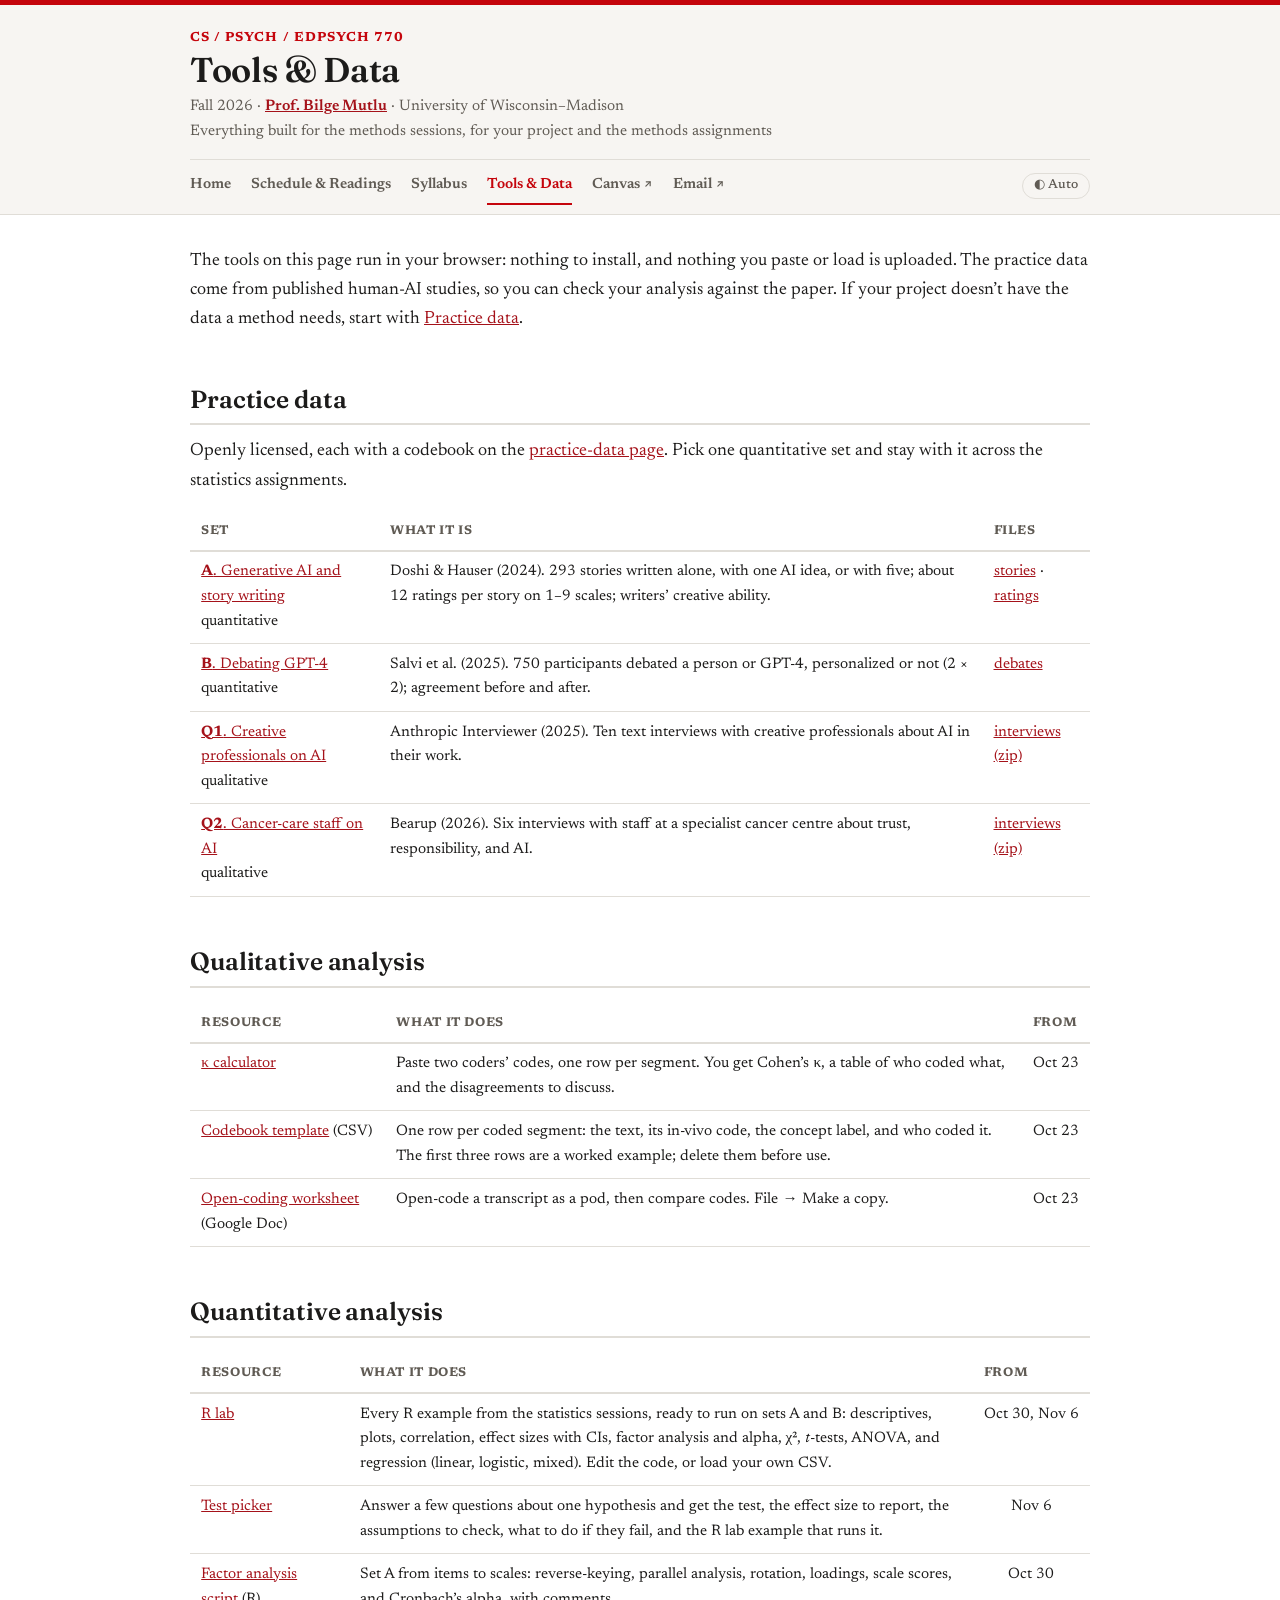
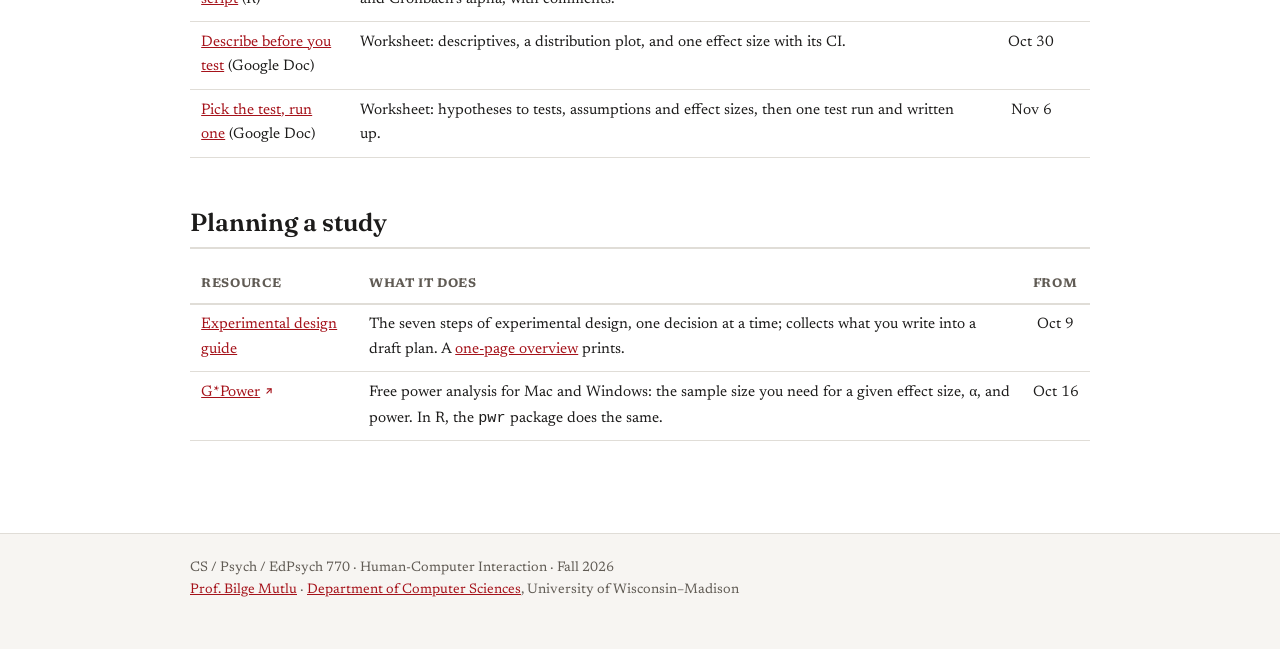
<file: tools.html>
<!DOCTYPE html>
<html lang="en">
<head>
  <meta charset="utf-8">
  <meta name="viewport" content="width=device-width, initial-scale=1">
  <title>Tools &amp; Data — CS 770 · Fall 2026</title>
  <meta name="description" content="Every tool, dataset, and worksheet built for CS 770's qualitative and quantitative methods sessions, in one place.">
  <script>
    (function () {
      try {
        var t = localStorage.getItem('cs770-theme');
        if (t === 'light' || t === 'dark') document.documentElement.setAttribute('data-theme', t);
      } catch (e) {}
    })();
  </script>
  <link rel="preconnect" href="https://fonts.googleapis.com">
  <link rel="preconnect" href="https://fonts.gstatic.com" crossorigin>
  <link href="https://fonts.googleapis.com/css2?family=Fraunces:opsz,wght@9..144,400..700&family=Newsreader:ital,opsz,wght@0,6..72,400..600;1,6..72,400..500&display=swap" rel="stylesheet">
  <link rel="stylesheet" href="style.css">
  <script src="theme.js" defer></script>
</head>
<body>
  <header class="site-header">
    <div class="wrap">
      <p class="course-num">CS / Psych / EdPsych 770</p>
      <h1>Tools &amp; Data</h1>
      <p class="meta">
        Fall 2026 &middot; <strong><a href="https://bmutlu.github.io">Prof. Bilge Mutlu</a></strong> &middot;
        University of Wisconsin&ndash;Madison<br>
        Everything built for the methods sessions, for your project and the methods assignments
      </p>
      <nav class="site-nav" aria-label="Primary">
        <a href="index.html">Home</a>
        <a href="schedule.html">Schedule &amp; Readings</a>
        <a href="syllabus.html">Syllabus</a>
        <a href="tools.html" aria-current="page">Tools &amp; Data</a>
        <a class="external" href="https://canvas.wisc.edu/courses/527593" target="_blank" rel="noopener">Canvas</a>
        <a class="external" href="mailto:hci-class@cs.wisc.edu">Email</a>
        <button class="theme-toggle" onclick="__cs770cycle()">◐ Auto</button>
      </nav>
    </div>
  </header>

  <main class="syllabus">
    <section>
      <p class="lede">
        The tools on this page run in your browser: nothing to install, and nothing you paste or load is uploaded.
        The practice data come from published human-AI studies, so you can check your analysis against the paper.
        If your project doesn&rsquo;t have the data a method needs, start with <a href="practice-data.html">Practice data</a>.
      </p>
    </section>

    <section id="data">
      <h2>Practice data</h2>
      <p>Openly licensed, each with a codebook on the <a href="practice-data.html">practice-data page</a>. Pick one quantitative set and stay with it across the statistics assignments.</p>
      <table>
        <thead><tr><th>Set</th><th>What it is</th><th>Files</th></tr></thead>
        <tbody>
          <tr>
            <td><a href="practice-data.html#setA"><strong>A</strong>. Generative AI and story writing</a><br>quantitative</td>
            <td>Doshi &amp; Hauser (2024). 293 stories written alone, with one AI idea, or with five; about 12 ratings per story on 1&ndash;9 scales; writers&rsquo; creative ability.</td>
            <td><a href="practice-data/ai-creativity-stories.csv">stories</a> &middot; <a href="practice-data/ai-creativity-ratings.csv">ratings</a></td>
          </tr>
          <tr>
            <td><a href="practice-data.html#setB"><strong>B</strong>. Debating GPT-4</a><br>quantitative</td>
            <td>Salvi et al. (2025). 750 participants debated a person or GPT-4, personalized or not (2 &times; 2); agreement before and after.</td>
            <td><a href="practice-data/ai-persuasion-debates.csv">debates</a></td>
          </tr>
          <tr>
            <td><a href="practice-data.html#q1"><strong>Q1</strong>. Creative professionals on AI</a><br>qualitative</td>
            <td>Anthropic Interviewer (2025). Ten text interviews with creative professionals about AI in their work.</td>
            <td><a href="practice-data/ai-creatives-interviews.zip">interviews (zip)</a></td>
          </tr>
          <tr>
            <td><a href="practice-data.html#q2"><strong>Q2</strong>. Cancer-care staff on AI</a><br>qualitative</td>
            <td>Bearup (2026). Six interviews with staff at a specialist cancer centre about trust, responsibility, and AI.</td>
            <td><a href="practice-data/clinician-ai-interviews.zip">interviews (zip)</a></td>
          </tr>
        </tbody>
      </table>
    </section>

    <section id="qual">
      <h2>Qualitative analysis</h2>
      <table>
        <thead><tr><th>Resource</th><th>What it does</th><th>From</th></tr></thead>
        <tbody>
          <tr>
            <td><a href="kappa.html">&kappa; calculator</a></td>
            <td>Paste two coders&rsquo; codes, one row per segment. You get Cohen&rsquo;s &kappa;, a table of who coded what, and the disagreements to discuss.</td>
            <td class="num">Oct 23</td>
          </tr>
          <tr>
            <td><a href="practice-data/w08-codebook-template.csv">Codebook template</a> (CSV)</td>
            <td>One row per coded segment: the text, its in-vivo code, the concept label, and who coded it. The first three rows are a worked example; delete them before use.</td>
            <td class="num">Oct 23</td>
          </tr>
          <tr>
            <td><a href="https://docs.google.com/document/d/15_rJfCjVLmmW6Q0_AZthJ7uWnPM-ndEO/edit?usp=sharing&amp;rtpof=true&amp;sd=true">Open-coding worksheet</a> (Google Doc)</td>
            <td>Open-code a transcript as a pod, then compare codes. File &rarr; Make a copy.</td>
            <td class="num">Oct 23</td>
          </tr>
        </tbody>
      </table>
    </section>

    <section id="quant">
      <h2>Quantitative analysis</h2>
      <table>
        <thead><tr><th>Resource</th><th>What it does</th><th>From</th></tr></thead>
        <tbody>
          <tr>
            <td><a href="r-lab.html">R lab</a></td>
            <td>Every R example from the statistics sessions, ready to run on sets A and B: descriptives, plots, correlation, effect sizes with CIs, factor analysis and alpha, &chi;&sup2;, <em>t</em>-tests, ANOVA, and regression (linear, logistic, mixed). Edit the code, or load your own CSV.</td>
            <td class="num">Oct 30, Nov 6</td>
          </tr>
          <tr>
            <td><a href="test-picker.html">Test picker</a></td>
            <td>Answer a few questions about one hypothesis and get the test, the effect size to report, the assumptions to check, what to do if they fail, and the R lab example that runs it.</td>
            <td class="num">Nov 6</td>
          </tr>
          <tr>
            <td><a href="practice-data/ai-creativity-factor-analysis.R">Factor analysis script</a> (R)</td>
            <td>Set A from items to scales: reverse-keying, parallel analysis, rotation, loadings, scale scores, and Cronbach&rsquo;s alpha, with comments.</td>
            <td class="num">Oct 30</td>
          </tr>
          <tr>
            <td><a href="https://docs.google.com/document/d/15rlMRmh3y_UMPVpvJoQ9A8DkAJNmvaZM/edit?usp=sharing&amp;rtpof=true&amp;sd=true">Describe before you test</a> (Google Doc)</td>
            <td>Worksheet: descriptives, a distribution plot, and one effect size with its CI.</td>
            <td class="num">Oct 30</td>
          </tr>
          <tr>
            <td><a href="https://docs.google.com/document/d/1cDGju3aWgB5_6bwI2chATjFBpp9xUePk/edit?usp=sharing&amp;rtpof=true&amp;sd=true">Pick the test, run one</a> (Google Doc)</td>
            <td>Worksheet: hypotheses to tests, assumptions and effect sizes, then one test run and written up.</td>
            <td class="num">Nov 6</td>
          </tr>
        </tbody>
      </table>
    </section>

    <section id="design">
      <h2>Planning a study</h2>
      <table>
        <thead><tr><th>Resource</th><th>What it does</th><th>From</th></tr></thead>
        <tbody>
          <tr>
            <td><a href="design-decision.html">Experimental design guide</a></td>
            <td>The seven steps of experimental design, one decision at a time; collects what you write into a draft plan. A <a href="design-guide-overview.html">one-page overview</a> prints.</td>
            <td class="num">Oct 9</td>
          </tr>
          <tr>
            <td><a class="external" href="https://www.psychologie.hhu.de/arbeitsgruppen/allgemeine-psychologie-und-arbeitspsychologie/gpower" target="_blank" rel="noopener">G*Power</a></td>
            <td>Free power analysis for Mac and Windows: the sample size you need for a given effect size, &alpha;, and power. In R, the <code>pwr</code> package does the same.</td>
            <td class="num">Oct 16</td>
          </tr>
        </tbody>
      </table>
    </section>
  </main>

  <footer class="site-footer">
    <div class="wrap">
      <p>
        CS / Psych / EdPsych 770 &middot; Human-Computer Interaction &middot; Fall 2026<br>
        <a href="https://bmutlu.github.io">Prof. Bilge Mutlu</a> &middot;
        <a href="https://www.cs.wisc.edu/">Department of Computer Sciences</a>,
        University of Wisconsin&ndash;Madison
      </p>
    </div>
  </footer>
</body>
</html>
</file>
<file: style.css>
/* CS 770 (Fall 2026) — public course site
   Single stylesheet. No build step.
   Theming works three ways: light (default), OS-auto dark
   (prefers-color-scheme), and a forced light/dark via data-theme
   on <html> (set by theme.js). */

:root {
  --cardinal: #c5050c;
  --cardinal-soft: #9b1b1b;
  --bg: #ffffff;
  --surface: #f7f5f2;
  --surface-2: #efece7;
  --text: #1c1b1a;
  --muted: #605b54;
  --border: #e0ddd7;
  --link: #a5121a;
  --accent-bar: #c5050c;
  --shadow: 0 1px 3px rgba(0, 0, 0, 0.06), 0 6px 18px rgba(0, 0, 0, 0.04);
  --radius: 10px;
  --maxw: 940px;
  --font: "Newsreader", Georgia, serif;
  --display: "Fraunces", Georgia, serif;
  --serif: "Newsreader", Georgia, "Times New Roman", serif;
}

/* Dark palette, factored out so it can be triggered two ways. */
@media (prefers-color-scheme: dark) {
  :root:not([data-theme="light"]) {
    --bg: #17161a;
    --surface: #201f24;
    --surface-2: #2a292f;
    --text: #ececed;
    --muted: #a5a1a8;
    --border: #333238;
    --link: #ff8a8f;
    --cardinal: #e5484d;
    --accent-bar: #e5484d;
    --shadow: 0 1px 3px rgba(0, 0, 0, 0.4), 0 6px 20px rgba(0, 0, 0, 0.3);
  }
}

:root[data-theme="dark"] {
  --bg: #17161a;
  --surface: #201f24;
  --surface-2: #2a292f;
  --text: #ececed;
  --muted: #a5a1a8;
  --border: #333238;
  --link: #ff8a8f;
  --cardinal: #e5484d;
  --accent-bar: #e5484d;
  --shadow: 0 1px 3px rgba(0, 0, 0, 0.4), 0 6px 20px rgba(0, 0, 0, 0.3);
}

* { box-sizing: border-box; }

html { -webkit-text-size-adjust: 100%; scroll-behavior: smooth; }

body {
  margin: 0;
  font-family: var(--font);
  color: var(--text);
  background: var(--bg);
  line-height: 1.62;
  font-size: 18px;
  -webkit-font-smoothing: antialiased;
  text-rendering: optimizeLegibility;
}

/* scroll anchoring so section headings clear the layout */
:target { scroll-margin-top: 1.5rem; }

/* ---------- Header ---------- */
.site-header {
  border-top: 5px solid var(--accent-bar);
  background: var(--surface);
  border-bottom: 1px solid var(--border);
}
.site-header .wrap {
  max-width: var(--maxw);
  margin: 0 auto;
  padding: 1.4rem 1.25rem 0.6rem;
}
.site-header .course-num {
  font-size: 0.82rem;
  letter-spacing: 0.08em;
  text-transform: uppercase;
  color: var(--cardinal);
  font-weight: 700;
  margin: 0 0 0.15rem;
}
.site-header h1 {
  font-family: var(--display);
  font-optical-sizing: auto;
  font-size: 2.15rem;
  line-height: 1.12;
  letter-spacing: -0.01em;
  margin: 0 0 0.35rem;
  font-weight: 600;
}
.site-header .meta {
  color: var(--muted);
  font-size: 0.95rem;
  margin: 0 0 0.9rem;
}
.site-header .meta strong { color: var(--text); font-weight: 600; }

/* ---------- Nav ---------- */
nav.site-nav {
  display: flex;
  flex-wrap: wrap;
  gap: 0.25rem 1.25rem;
  border-top: 1px solid var(--border);
  padding-top: 0.5rem;
}
nav.site-nav a {
  color: var(--muted);
  text-decoration: none;
  font-size: 0.92rem;
  font-weight: 600;
  padding: 0.35rem 0;
  border-bottom: 2px solid transparent;
}
nav.site-nav a:hover { color: var(--text); }

/* external-link arrow — Canvas / Email in the nav open elsewhere.
   Crisp SVG (bolder than a font glyph), tinted by currentColor so it
   follows the link colour in light/dark and on hover. */
a.external::after {
  content: "";
  display: inline-block;
  width: 0.66em;
  height: 0.66em;
  margin-left: 0.22em;
  vertical-align: -0.02em;
  background-color: currentColor;
  -webkit-mask: url("data:image/svg+xml,%3Csvg xmlns='http://www.w3.org/2000/svg' viewBox='0 0 24 24' fill='none' stroke='%23000' stroke-width='2.75' stroke-linecap='round' stroke-linejoin='round'%3E%3Cpath d='M7 17 17 7'/%3E%3Cpath d='M8 7h9v9'/%3E%3C/svg%3E") center / contain no-repeat;
          mask: url("data:image/svg+xml,%3Csvg xmlns='http://www.w3.org/2000/svg' viewBox='0 0 24 24' fill='none' stroke='%23000' stroke-width='2.75' stroke-linecap='round' stroke-linejoin='round'%3E%3Cpath d='M7 17 17 7'/%3E%3Cpath d='M8 7h9v9'/%3E%3C/svg%3E") center / contain no-repeat;
}
nav.site-nav a[aria-current="page"] {
  color: var(--cardinal);
  border-bottom-color: var(--cardinal);
}

/* ---------- Theme toggle ---------- */
.theme-toggle {
  margin-left: auto;
  align-self: center;
  font-family: var(--font);
  font-size: 0.8rem;
  font-weight: 500;
  color: var(--muted);
  background: transparent;
  border: 1px solid var(--border);
  border-radius: 999px;
  padding: 0.2rem 0.7rem;
  cursor: pointer;
  line-height: 1.4;
  white-space: nowrap;
}
.theme-toggle:hover { color: var(--text); border-color: var(--muted); }
.theme-toggle:focus-visible {
  outline: 2px solid var(--cardinal);
  outline-offset: 2px;
}

/* ---------- Layout ---------- */
main {
  max-width: var(--maxw);
  margin: 0 auto;
  padding: 2rem 1.25rem 3rem;
}
section { margin-bottom: 2.75rem; }

h2 {
  font-family: var(--display);
  font-optical-sizing: auto;
  font-weight: 600;
  font-size: 1.55rem;
  letter-spacing: -0.005em;
  margin: 0 0 0.75rem;
  padding-bottom: 0.3rem;
  border-bottom: 2px solid var(--border);
}
h3 { font-size: 1.15rem; margin: 1.5rem 0 0.4rem; }
p { margin: 0 0 1rem; }
a { color: var(--link); }
a:hover { text-decoration: none; }

.lede {
  font-size: 1.12rem;
  color: var(--text);
}
.theme-callout {
  background: var(--surface);
  border-left: 4px solid var(--cardinal);
  border-radius: 0 var(--radius) var(--radius) 0;
  padding: 1rem 1.25rem;
  margin: 1.5rem 0;
}
.theme-callout p { margin: 0; }
.theme-callout em { color: var(--muted); }

/* ---------- Schedule table (overview) ---------- */
.table-scroll { overflow-x: auto; -webkit-overflow-scrolling: touch; }
table.schedule {
  width: 100%;
  border-collapse: collapse;
  font-size: 0.95rem;
  min-width: 560px;
}
table.schedule th,
table.schedule td {
  text-align: left;
  padding: 0.7rem 0.8rem;
  border-bottom: 1px solid var(--border);
  vertical-align: top;
}
table.schedule thead th {
  font-size: 0.78rem;
  text-transform: uppercase;
  letter-spacing: 0.05em;
  color: var(--muted);
  border-bottom: 2px solid var(--border);
}
table.schedule tbody tr:hover { background: var(--surface); }
table.schedule .wk {
  white-space: nowrap;
  color: var(--muted);
  font-variant-numeric: tabular-nums;
}
table.schedule .wk strong { color: var(--text); display: block; font-size: 1rem; }
table.schedule .off { color: var(--muted); font-style: italic; }
table.schedule a { text-decoration: none; font-weight: 600; }
table.schedule a:hover { text-decoration: underline; }

/* ---------- Week detail cards (schedule page) ---------- */
.week {
  background: var(--surface);
  border: 1px solid var(--border);
  border-radius: var(--radius);
  padding: 1.25rem 1.4rem 1.4rem;
  margin: 0 0 1.5rem;
  box-shadow: var(--shadow);
}
.week > h3 {
  margin-top: 0;
  font-family: var(--display);
  font-optical-sizing: auto;
  font-weight: 600;
  font-size: 1.3rem;
  display: flex;
  flex-wrap: wrap;
  align-items: baseline;
  gap: 0.5rem;
}
.week .wk-tag {
  font-size: 0.72rem;
  letter-spacing: 0.06em;
  text-transform: uppercase;
  color: #fff;
  background: var(--cardinal);
  border-radius: 999px;
  padding: 0.15rem 0.6rem;
  font-family: var(--font);
  font-weight: 700;
}
.session { margin-top: 1.1rem; }
.session:first-of-type { margin-top: 0.9rem; }
.session .day {
  font-size: 0.78rem;
  text-transform: uppercase;
  letter-spacing: 0.05em;
  font-weight: 700;
  color: var(--cardinal);
  margin: 0 0 0.15rem;
}
.session .topic { font-weight: 600; font-size: 1.02rem; margin: 0 0 0.4rem; }
.session .topic.off { color: var(--muted); font-weight: 500; font-style: italic; }

.readings { margin: 0.3rem 0 0.2rem; padding-left: 1.15rem; }
.readings li { margin: 0.28rem 0; font-size: 0.93rem; line-height: 1.5; }
.readings .opt { color: var(--muted); }
.readings .opt::before { content: "Optional — "; font-style: italic; }
.readings.tier-opt li { color: var(--muted); }
.reading-label {
  font-size: 0.76rem;
  text-transform: uppercase;
  letter-spacing: 0.05em;
  color: var(--muted);
  font-weight: 700;
  margin: 0.7rem 0 0.1rem;
}
.slides {
  margin-top: 0.6rem;
  font-size: 0.86rem;
  color: var(--muted);
}
.slides .todo { font-style: italic; }
/* Slides not yet posted: an expected state, not a flag — muted, no warning pill. */
.slides .pending { font-style: italic; color: var(--muted); }

/* TODO / review flags */
.todo, .review {
  color: var(--cardinal-soft);
  background: rgba(197, 5, 12, 0.07);
  border-radius: 4px;
  padding: 0 0.3rem;
  font-size: 0.86em;
  font-style: normal;
}
@media (prefers-color-scheme: dark) {
  :root:not([data-theme="light"]) .todo,
  :root:not([data-theme="light"]) .review {
    color: #ffb3b6;
    background: rgba(229, 72, 77, 0.14);
  }
}
:root[data-theme="dark"] .todo,
:root[data-theme="dark"] .review {
  color: #ffb3b6;
  background: rgba(229, 72, 77, 0.14);
}

/* ---------- Syllabus page ---------- */
.syllabus h2 { margin-top: 2rem; }
.syllabus table {
  width: 100%;
  border-collapse: collapse;
  margin: 1rem 0;
  font-size: 0.95rem;
}
.syllabus th, .syllabus td {
  text-align: left;
  padding: 0.55rem 0.7rem;
  border-bottom: 1px solid var(--border);
  vertical-align: top;
}
.syllabus thead th {
  font-size: 0.78rem;
  text-transform: uppercase;
  letter-spacing: 0.05em;
  color: var(--muted);
  border-bottom: 2px solid var(--border);
}
.syllabus td.num { text-align: center; white-space: nowrap; font-variant-numeric: tabular-nums; }
.syllabus ul { padding-left: 1.2rem; }
.syllabus li { margin: 0.4rem 0; }
.info-grid {
  display: grid;
  grid-template-columns: max-content 1fr;
  gap: 0.4rem 1.25rem;
  background: var(--surface);
  border: 1px solid var(--border);
  border-radius: var(--radius);
  padding: 1.1rem 1.3rem;
  margin: 1rem 0 1.5rem;
  font-size: 0.96rem;
}
.info-grid dt { font-weight: 700; color: var(--muted); }
.info-grid dd { margin: 0; }

/* ---------- Buttons ---------- */
.btn-row { display: flex; flex-wrap: wrap; gap: 0.7rem; margin: 1.4rem 0 0.5rem; }
.btn {
  display: inline-block;
  background: var(--cardinal);
  color: #fff;
  text-decoration: none;
  font-weight: 600;
  font-size: 0.95rem;
  padding: 0.55rem 1.1rem;
  border-radius: var(--radius);
  border: 1px solid var(--cardinal);
}
.btn:hover { background: var(--cardinal-soft); }
.btn.secondary {
  background: transparent;
  color: var(--cardinal);
}
.btn.secondary:hover { background: var(--surface-2); }

/* ---------- Footer ---------- */
footer.site-footer {
  border-top: 1px solid var(--border);
  background: var(--surface);
  color: var(--muted);
  font-size: 0.86rem;
}
footer.site-footer .wrap {
  max-width: var(--maxw);
  margin: 0 auto;
  padding: 1.4rem 1.25rem 2rem;
}
footer.site-footer a { color: var(--link); }

/* ---------- Responsive ---------- */
@media (max-width: 560px) {
  body { font-size: 16px; }
  .site-header h1 { font-size: 1.5rem; }
  .info-grid { grid-template-columns: 1fr; gap: 0.15rem 0; }
  .info-grid dd { margin-bottom: 0.5rem; }
  main { padding: 1.4rem 1rem 2.5rem; }
}

/* UW-proxied source links (textbook chapters) — NetID required */
.readings a.uw::after { content: " \2022 UW login"; font-size: 0.78em; color: var(--muted); letter-spacing: 0.01em; }
.readings .note { font-size: 0.85em; color: var(--muted); }

/* First-meeting "no preparation" note, and the assigned-vs-due qualifier. */
.no-prep { margin: 0.2rem 0 0.6rem; color: var(--muted); }
.reading-label .assigned { font-weight: 400; font-size: 0.82em; color: var(--muted); letter-spacing: 0; text-transform: none; }
</file>
